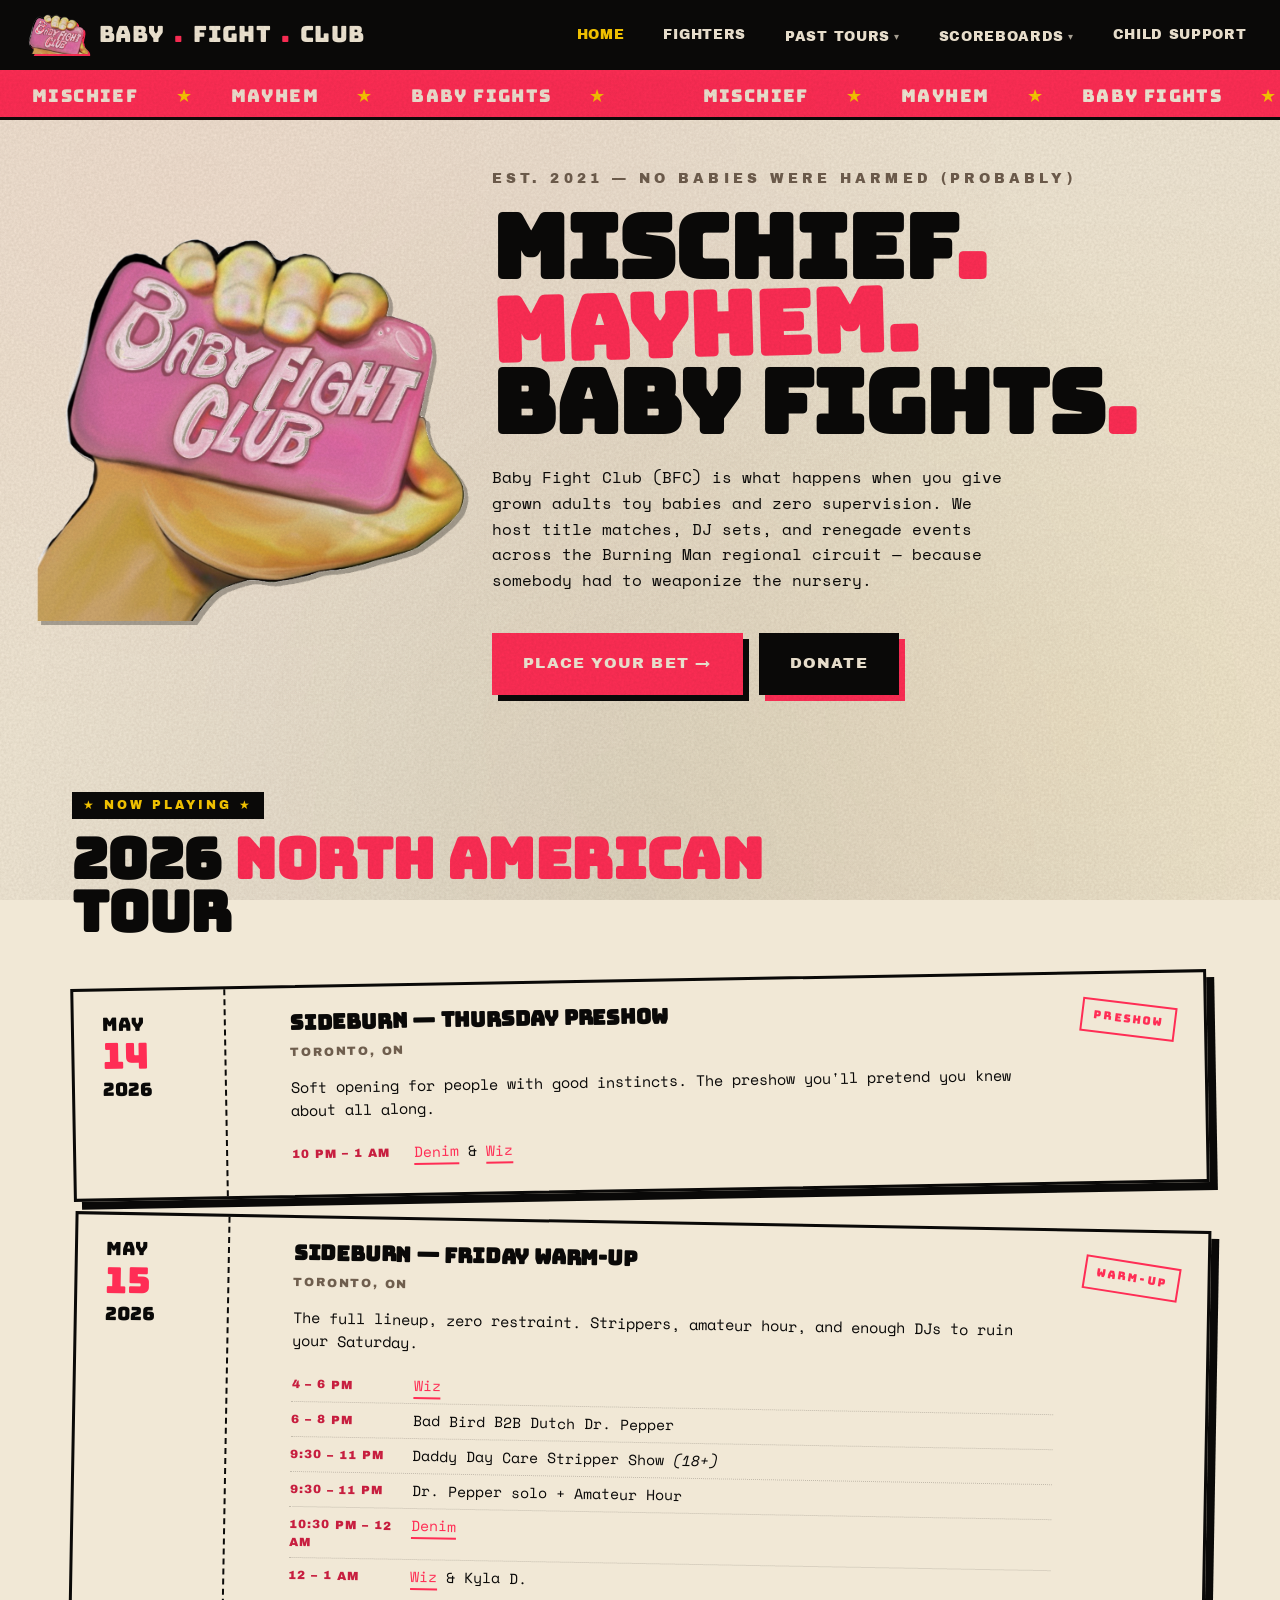
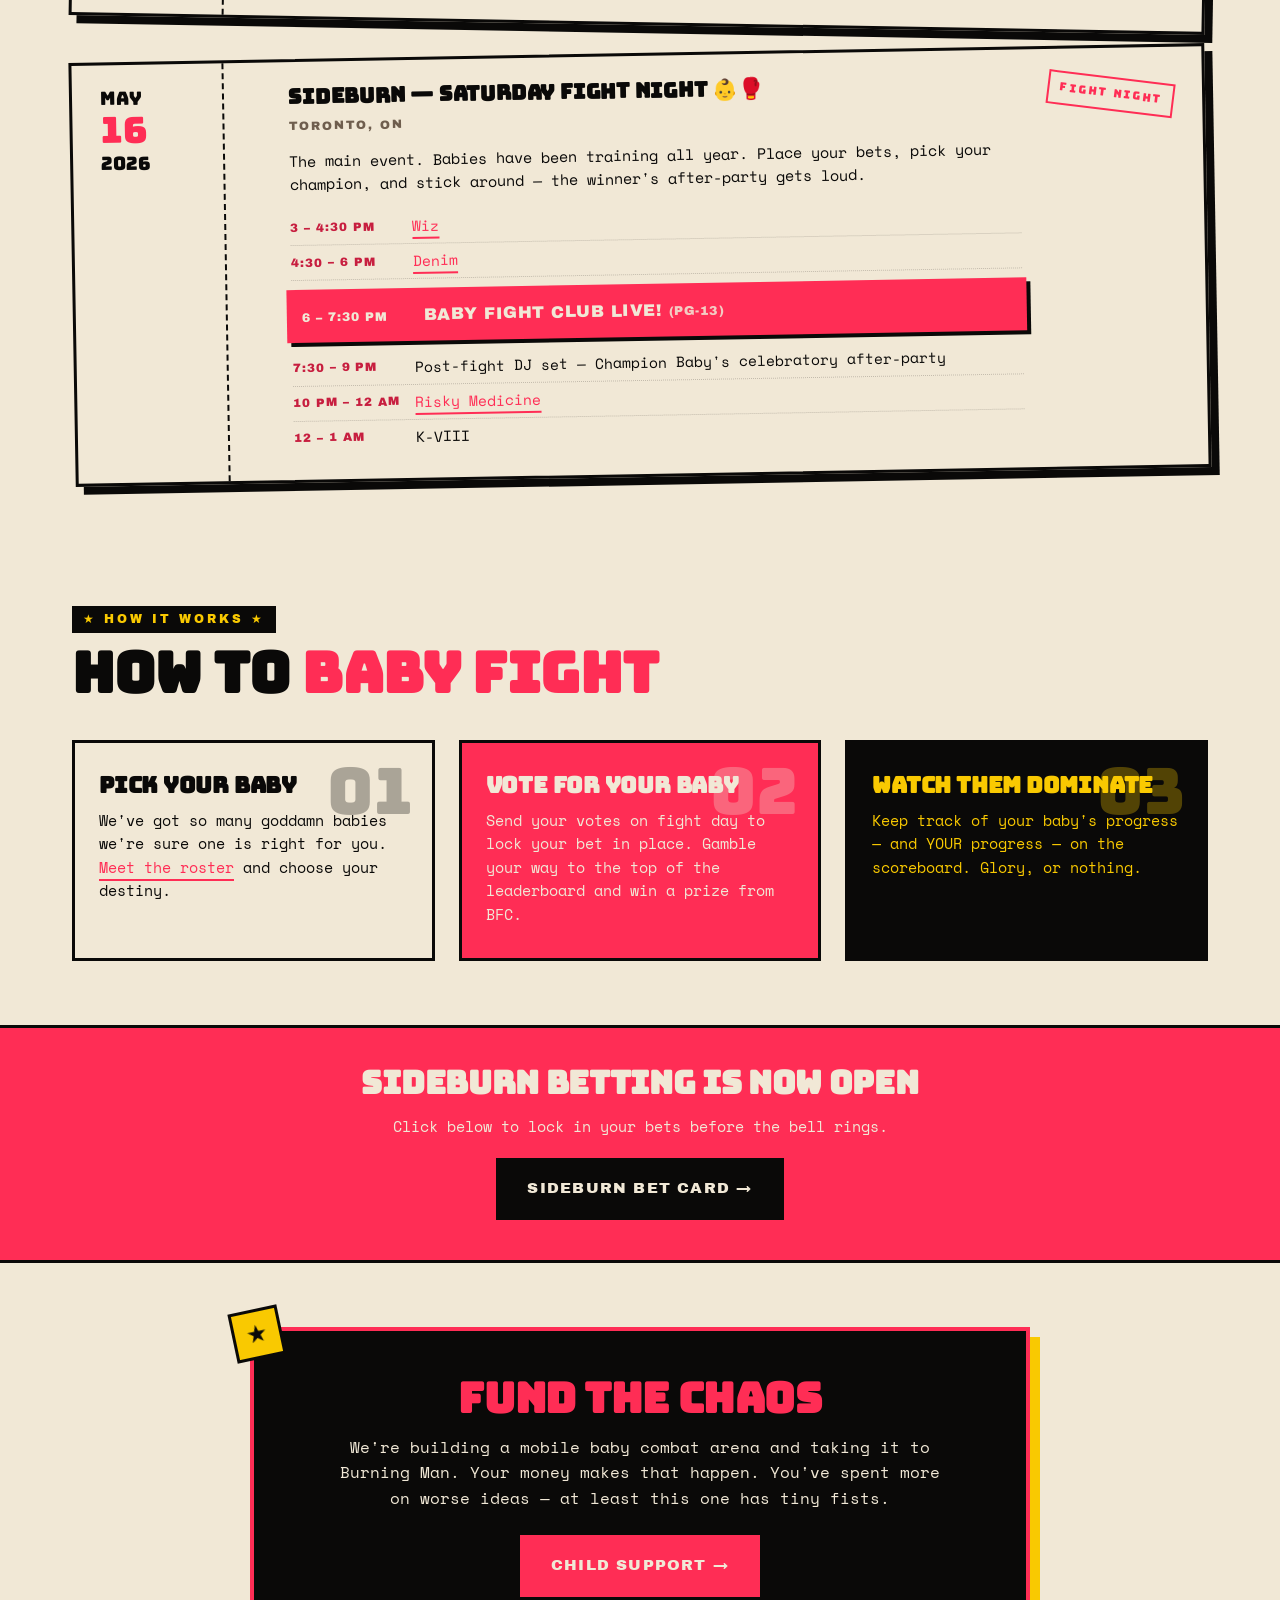
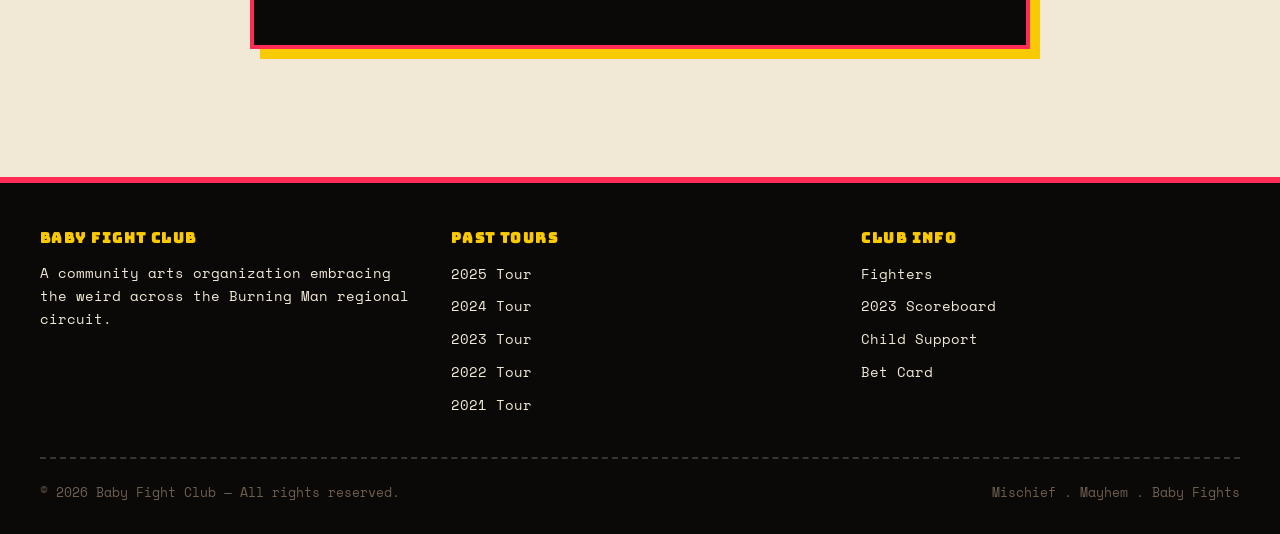
<file: index.html>
<!DOCTYPE html>
<html lang="en">
<head>
<meta charset="UTF-8">
<meta name="viewport" content="width=device-width, initial-scale=1.0">
<title>Baby Fight Club — Mischief. Mayhem. Baby Fights.</title>
<meta name="description" content="Baby Fight Club is a community arts organization bringing mischief, mayhem, and baby fights to Burning Man regional events across North America.">
<meta property="og:title" content="Baby Fight Club">
<meta property="og:description" content="Mischief. Mayhem. Baby Fights.">
<meta property="og:type" content="website">
<link rel="stylesheet" href="style.css?v=7">
<link rel="icon" type="image/png" href="favicon.png">
</head>
<body>

<header class="nav">
  <a href="index.html" class="brand"><img src="images/logo-mark.png" alt="" class="brand-mark">Baby<span class="dot">.</span>Fight<span class="dot">.</span>Club</a>
  <button class="hamburger" aria-label="Menu"><span></span><span></span><span></span></button>
  <div class="nav-overlay"></div>
  <nav aria-label="Main">
    <a href="index.html" class="active">Home</a>
    <a href="fighters.html">Fighters</a>
    <div class="nav-dropdown">
      <a href="#" aria-haspopup="true">Past Tours</a>
      <div class="dd-menu">
        <a href="2025-tour.html">2025 Tour</a>
        <a href="2024-tour.html">2024 Tour</a>
        <a href="2023-tour.html">2023 Tour</a>
        <a href="2022-tour.html">2022 Tour</a>
        <a href="2021-tour.html">2021 Tour</a>
      </div>
    </div>
    <div class="nav-dropdown">
      <a href="#" aria-haspopup="true">Scoreboards</a>
      <div class="dd-menu">
        <a href="2023-scoreboard.html">2023 Scoreboard</a>
      </div>
    </div>
    <a href="child-support.html">Child Support</a>
  </nav>
</header>

<div class="marquee" aria-hidden="true">
  <div class="marquee-track">
    <span>MISCHIEF <span class="star">★</span> MAYHEM <span class="star">★</span> BABY FIGHTS <span class="star">★</span></span>
    <span>MISCHIEF <span class="star">★</span> MAYHEM <span class="star">★</span> BABY FIGHTS <span class="star">★</span></span>
    <span>MISCHIEF <span class="star">★</span> MAYHEM <span class="star">★</span> BABY FIGHTS <span class="star">★</span></span>
    <span>MISCHIEF <span class="star">★</span> MAYHEM <span class="star">★</span> BABY FIGHTS <span class="star">★</span></span>
  </div>
</div>

<section class="hero">
  <div class="hero-grid">
    <div class="hero-logo">
      <img src="images/logo.png" alt="Baby Fight Club — a cartoon baby fist wearing a pink boxing glove">
    </div>
    <div class="hero-text">
      <div class="kicker">Est. 2021 — No Babies Were Harmed (Probably)</div>
      <h1>
        <span class="line1">Mischief<span class="dot">.</span></span>
        <span class="line2">Mayhem<span class="dot">.</span></span>
        <span class="line3">Baby Fights<span class="dot">.</span></span>
      </h1>
      <p class="subtitle">
        Baby Fight Club (BFC) is what happens when you give grown adults
        toy babies and zero supervision. We host title matches, DJ sets, and
        renegade events across the Burning Man regional circuit — because
        somebody had to weaponize the nursery.
      </p>
      <div class="btn-row">
        <a class="btn btn-hot" href="bet-card.html">Place Your Bet →</a>
        <a class="btn" href="child-support.html">Donate</a>
      </div>
    </div>
  </div>
</section>

<section class="section" id="tour">
  <div class="section-head">
    <div class="tag">★ Now Playing ★</div>
    <h2>2026 <span class="accent">North American</span> Tour</h2>
  </div>

  <div class="events">

    <article class="event tilt-left">
      <div class="date">May<span class="dd">14</span>2026</div>
      <div class="body">
        <h3>SideBurn — Thursday Preshow</h3>
        <div class="venue">Toronto, ON</div>
        <div class="detail">
          Soft opening for people with good instincts. The preshow you'll pretend you knew about all along.
        </div>
        <div class="schedule">
          <div class="slot"><span class="time">10 PM – 1 AM</span><span><a href="https://www.instagram.com/cammatthewmusicandart" target="_blank" rel="noopener">Denim</a> &amp; <a href="https://www.instagram.com/the_official_wiz" target="_blank" rel="noopener">Wiz</a></span></div>
        </div>
      </div>
      <div class="stamp">Preshow</div>
    </article>

    <article class="event tilt-right">
      <div class="date">May<span class="dd">15</span>2026</div>
      <div class="body">
        <h3>SideBurn — Friday Warm-Up</h3>
        <div class="venue">Toronto, ON</div>
        <div class="detail">
          The full lineup, zero restraint. Strippers, amateur hour, and enough DJs to ruin your Saturday.
        </div>
        <div class="schedule">
          <div class="slot"><span class="time">4 – 6 PM</span><span><a href="https://www.instagram.com/the_official_wiz" target="_blank" rel="noopener">Wiz</a></span></div>
          <div class="slot"><span class="time">6 – 8 PM</span><span>Bad Bird B2B Dutch Dr. Pepper</span></div>
          <div class="slot"><span class="time">9:30 – 11 PM</span><span>Daddy Day Care Stripper Show <em>(18+)</em></span></div>
          <div class="slot"><span class="time">9:30 – 11 PM</span><span>Dr. Pepper solo + Amateur Hour</span></div>
          <div class="slot"><span class="time">10:30 PM – 12 AM</span><span><a href="https://www.instagram.com/cammatthewmusicandart" target="_blank" rel="noopener">Denim</a></span></div>
          <div class="slot"><span class="time">12 – 1 AM</span><span><a href="https://www.instagram.com/the_official_wiz" target="_blank" rel="noopener">Wiz</a> &amp; Kyla D.</span></div>
        </div>
      </div>
      <div class="stamp">Warm-Up</div>
    </article>

    <article class="event tilt-left" data-event="SideBurn 2026" data-date="2026-05-16">
      <div class="date">May<span class="dd">16</span>2026</div>
      <div class="body">
        <h3>SideBurn — Saturday Fight Night 👶🥊</h3>
        <div class="venue">Toronto, ON</div>
        <div class="detail">
          The main event. Babies have been training all year. Place your bets, pick your champion, and stick around — the winner's after-party gets loud.
        </div>
        <div class="schedule">
          <div class="slot"><span class="time">3 – 4:30 PM</span><span><a href="https://www.instagram.com/the_official_wiz" target="_blank" rel="noopener">Wiz</a></span></div>
          <div class="slot"><span class="time">4:30 – 6 PM</span><span><a href="https://www.instagram.com/cammatthewmusicandart" target="_blank" rel="noopener">Denim</a></span></div>
          <div class="slot headline"><span class="time">6 – 7:30 PM</span><span>Baby Fight Club LIVE! <em>(PG-13)</em></span></div>
          <div class="slot"><span class="time">7:30 – 9 PM</span><span>Post-fight DJ set — Champion Baby's celebratory after-party</span></div>
          <div class="slot"><span class="time">10 PM – 12 AM</span><span><a href="https://www.instagram.com/riskymedicine" target="_blank" rel="noopener">Risky Medicine</a></span></div>
          <div class="slot"><span class="time">12 – 1 AM</span><span>K-VIII</span></div>
        </div>
      </div>
      <div class="stamp">Fight Night</div>
    </article>

  </div>
</section>

<section class="section" id="how">
  <div class="section-head">
    <div class="tag">★ How It Works ★</div>
    <h2>How to <span class="accent">Baby Fight</span></h2>
  </div>

  <div class="how">
    <div class="how-step">
      <div class="num">01</div>
      <h3>Pick Your Baby</h3>
      <p>We've got so many goddamn babies we're sure one is right for you. <a href="fighters.html">Meet the roster</a> and choose your destiny.</p>
    </div>
    <div class="how-step">
      <div class="num">02</div>
      <h3>Vote For Your Baby</h3>
      <p>Send your votes on fight day to lock your bet in place. Gamble your way to the top of the leaderboard and win a prize from BFC.</p>
    </div>
    <div class="how-step">
      <div class="num">03</div>
      <h3>Watch Them Dominate</h3>
      <p>Keep track of your baby's progress — and YOUR progress — on the scoreboard. Glory, or nothing.</p>
    </div>
  </div>
</section>

<div class="cta-block">
  <h3>Sideburn Betting Is Now Open</h3>
  <p>Click below to lock in your bets before the bell rings.</p>
  <a class="btn" href="bet-card.html">Sideburn Bet Card →</a>
</div>

<section class="section">
  <div class="donate-panel">
    <h2>Fund the Chaos</h2>
    <p>
      We're building a mobile baby combat arena and taking it to
      Burning Man. Your money makes that happen. You've spent more
      on worse ideas — at least this one has tiny fists.
    </p>
    <a class="btn btn-hot" href="child-support.html">Child Support →</a>
  </div>
</section>

<footer class="foot">
  <div class="foot-grid">
    <div>
      <h4>Baby Fight Club</h4>
      <p style="font-family: var(--body); font-size: 0.9rem; line-height: 1.6;">
        A community arts organization embracing the weird across the Burning Man regional circuit.
      </p>
    </div>
    <div>
      <h4>Past Tours</h4>
      <ul>
        <li><a href="2025-tour.html">2025 Tour</a></li>
        <li><a href="2024-tour.html">2024 Tour</a></li>
        <li><a href="2023-tour.html">2023 Tour</a></li>
        <li><a href="2022-tour.html">2022 Tour</a></li>
        <li><a href="2021-tour.html">2021 Tour</a></li>
      </ul>
    </div>
    <div>
      <h4>Club Info</h4>
      <ul>
        <li><a href="fighters.html">Fighters</a></li>
        <li><a href="2023-scoreboard.html">2023 Scoreboard</a></li>
        <li><a href="child-support.html">Child Support</a></li>
        <li><a href="bet-card.html">Bet Card</a></li>
      </ul>
    </div>
  </div>
  <div class="copyright">
    <div>© 2026 Baby Fight Club — All rights reserved.</div>
    <div>Mischief . Mayhem . Baby Fights</div>
  </div>
</footer>

<script>
(function(){
  var btn=document.querySelector('.hamburger'),
      nav=document.querySelector('header.nav nav'),
      overlay=document.querySelector('.nav-overlay');
  function toggle(){btn.classList.toggle('open');nav.classList.toggle('open');overlay.classList.toggle('open');}
  btn.addEventListener('click',toggle);
  overlay.addEventListener('click',toggle);
  document.querySelectorAll('.nav-dropdown > a').forEach(function(a){
    a.addEventListener('click',function(e){e.preventDefault();this.parentElement.classList.toggle('open');});
  });
})();
</script>
</body>
</html>
</file>
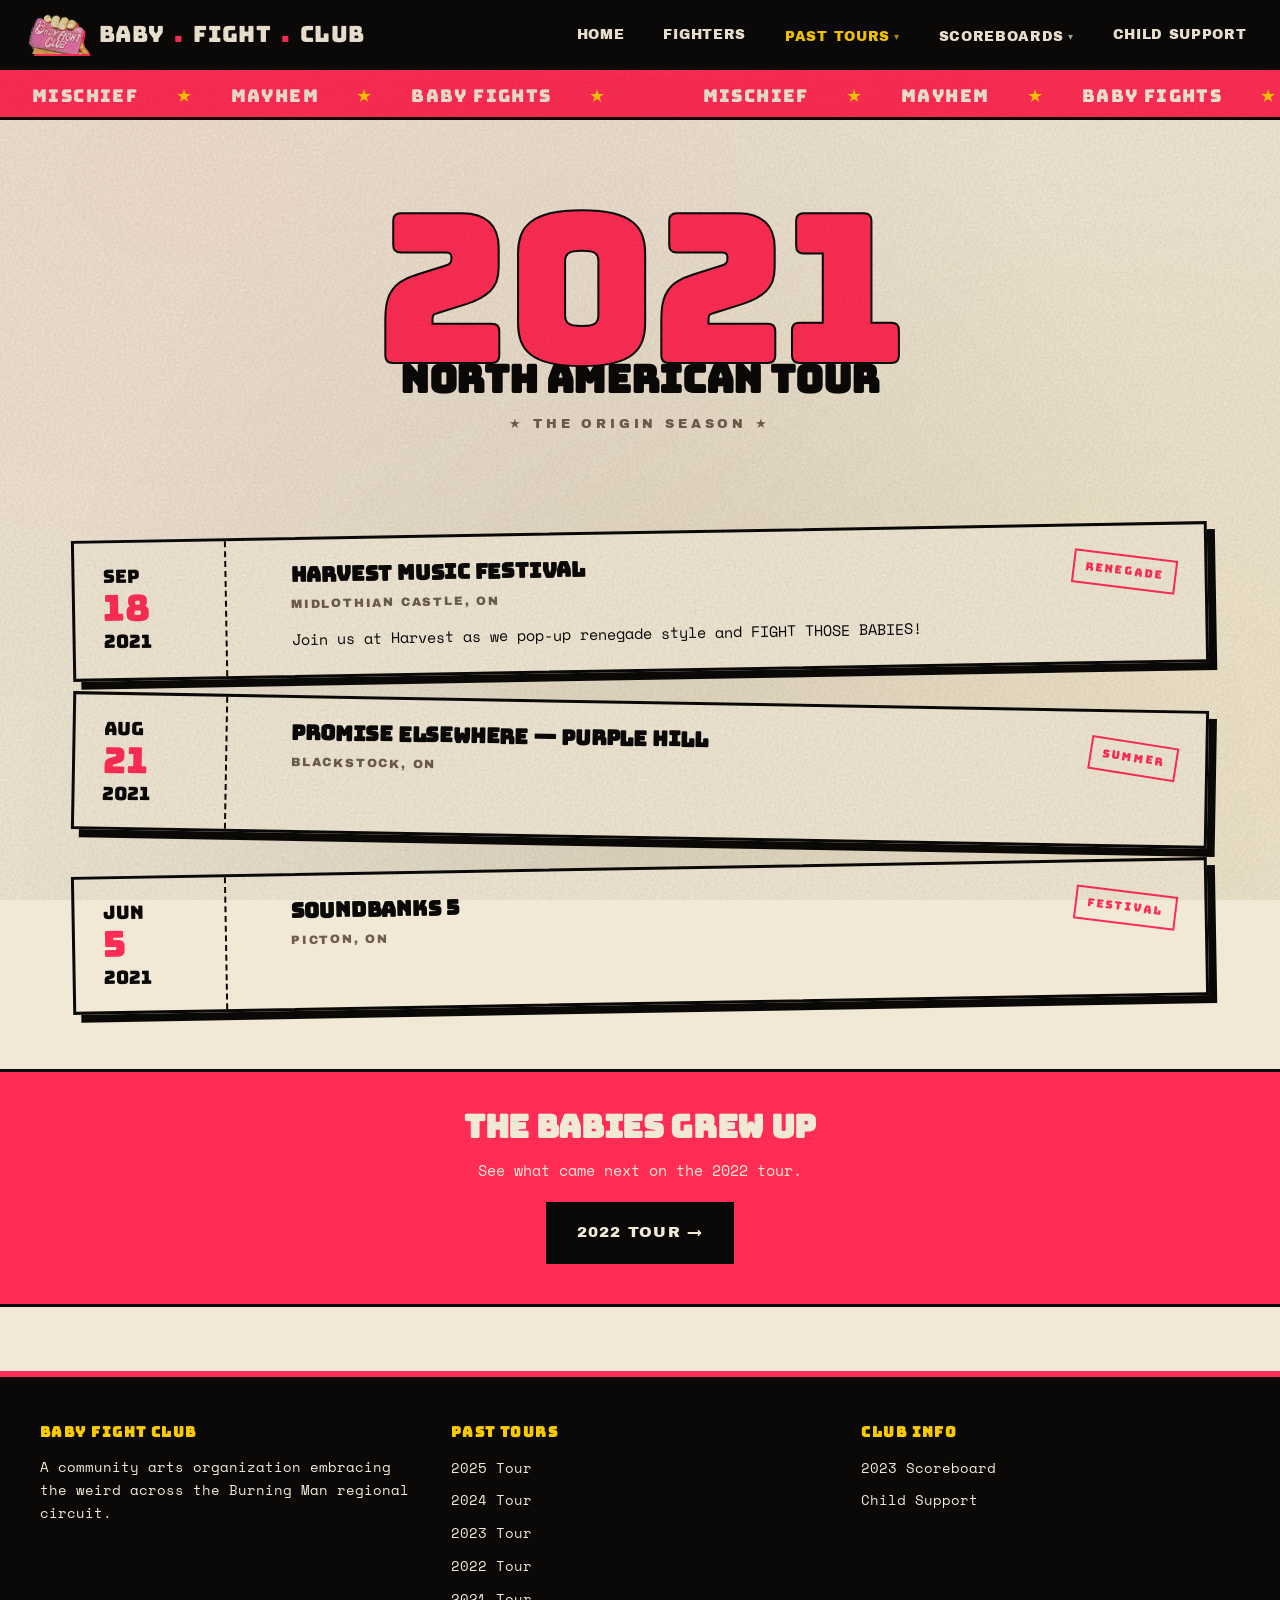
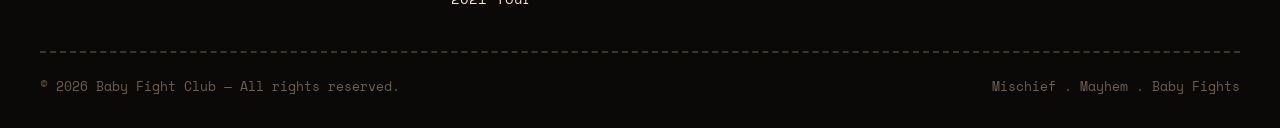
<file: 2021-tour.html>
<!DOCTYPE html>
<html lang="en">
<head>
<meta charset="UTF-8">
<meta name="viewport" content="width=device-width, initial-scale=1.0">
<title>2021 Tour — Baby Fight Club</title>
<link rel="stylesheet" href="style.css?v=7">
<link rel="icon" type="image/png" href="favicon.png">
</head>
<body>

<header class="nav">
  <a href="index.html" class="brand"><img src="images/logo-mark.png" alt="" class="brand-mark">Baby<span class="dot">.</span>Fight<span class="dot">.</span>Club</a>
  <button class="hamburger" aria-label="Menu"><span></span><span></span><span></span></button>
  <div class="nav-overlay"></div>
  <nav aria-label="Main">
    <a href="index.html">Home</a>
    <a href="fighters.html">Fighters</a>
    <div class="nav-dropdown">
      <a href="#" class="active" aria-haspopup="true">Past Tours</a>
      <div class="dd-menu">
        <a href="2025-tour.html">2025 Tour</a>
        <a href="2024-tour.html">2024 Tour</a>
        <a href="2023-tour.html">2023 Tour</a>
        <a href="2022-tour.html">2022 Tour</a>
        <a href="2021-tour.html">2021 Tour</a>
      </div>
    </div>
    <div class="nav-dropdown">
      <a href="#" aria-haspopup="true">Scoreboards</a>
      <div class="dd-menu">
        <a href="2023-scoreboard.html">2023 Scoreboard</a>
      </div>
    </div>
    <a href="child-support.html">Child Support</a>
  </nav>
</header>

<div class="marquee" aria-hidden="true">
  <div class="marquee-track">
    <span>MISCHIEF <span class="star">★</span> MAYHEM <span class="star">★</span> BABY FIGHTS <span class="star">★</span></span>
    <span>MISCHIEF <span class="star">★</span> MAYHEM <span class="star">★</span> BABY FIGHTS <span class="star">★</span></span>
    <span>MISCHIEF <span class="star">★</span> MAYHEM <span class="star">★</span> BABY FIGHTS <span class="star">★</span></span>
    <span>MISCHIEF <span class="star">★</span> MAYHEM <span class="star">★</span> BABY FIGHTS <span class="star">★</span></span>
  </div>
</div>

<section class="page-head">
  <div class="year">2021</div>
  <h1>North American Tour</h1>
  <div class="sub">★ The Origin Season ★</div>
</section>

<section class="section">
  <div class="events">

    <article class="event tilt-left">
      <div class="date">Sep<span class="dd">18</span>2021</div>
      <div class="body">
        <h3>Harvest Music Festival</h3>
        <div class="venue">Midlothian Castle, ON</div>
        <div class="detail">
          Join us at Harvest as we pop-up renegade style and FIGHT THOSE BABIES!
        </div>
      </div>
      <div class="stamp">Renegade</div>
    </article>

    <article class="event tilt-right">
      <div class="date">Aug<span class="dd">21</span>2021</div>
      <div class="body">
        <h3>Promise Elsewhere — Purple Hill</h3>
        <div class="venue">Blackstock, ON</div>
      </div>
      <div class="stamp">Summer</div>
    </article>

    <article class="event tilt-left">
      <div class="date">Jun<span class="dd">5</span>2021</div>
      <div class="body">
        <h3>SoundBanks 5</h3>
        <div class="venue">Picton, ON</div>
      </div>
      <div class="stamp">Festival</div>
    </article>

  </div>
</section>

<div class="cta-block">
  <h3>The babies grew up</h3>
  <p>See what came next on the 2022 tour.</p>
  <a class="btn" href="2022-tour.html">2022 Tour →</a>
</div>

<footer class="foot">
  <div class="foot-grid">
    <div>
      <h4>Baby Fight Club</h4>
      <p style="font-family: var(--body); font-size: 0.9rem; line-height: 1.6;">
        A community arts organization embracing the weird across the Burning Man regional circuit.
      </p>
    </div>
    <div>
      <h4>Past Tours</h4>
      <ul>
        <li><a href="2025-tour.html">2025 Tour</a></li>
        <li><a href="2024-tour.html">2024 Tour</a></li>
        <li><a href="2023-tour.html">2023 Tour</a></li>
        <li><a href="2022-tour.html">2022 Tour</a></li>
        <li><a href="2021-tour.html">2021 Tour</a></li>
      </ul>
    </div>
    <div>
      <h4>Club Info</h4>
      <ul>
        <li><a href="2023-scoreboard.html">2023 Scoreboard</a></li>
        <li><a href="child-support.html">Child Support</a></li>
      </ul>
    </div>
  </div>
  <div class="copyright">
    <div>© 2026 Baby Fight Club — All rights reserved.</div>
    <div>Mischief . Mayhem . Baby Fights</div>
  </div>
</footer>

<script>
(function(){
  var btn=document.querySelector('.hamburger'),
      nav=document.querySelector('header.nav nav'),
      overlay=document.querySelector('.nav-overlay');
  function toggle(){btn.classList.toggle('open');nav.classList.toggle('open');overlay.classList.toggle('open');}
  btn.addEventListener('click',toggle);
  overlay.addEventListener('click',toggle);
  document.querySelectorAll('.nav-dropdown > a').forEach(function(a){
    a.addEventListener('click',function(e){e.preventDefault();this.parentElement.classList.toggle('open');});
  });
})();
</script>
</body>
</html>
</file>
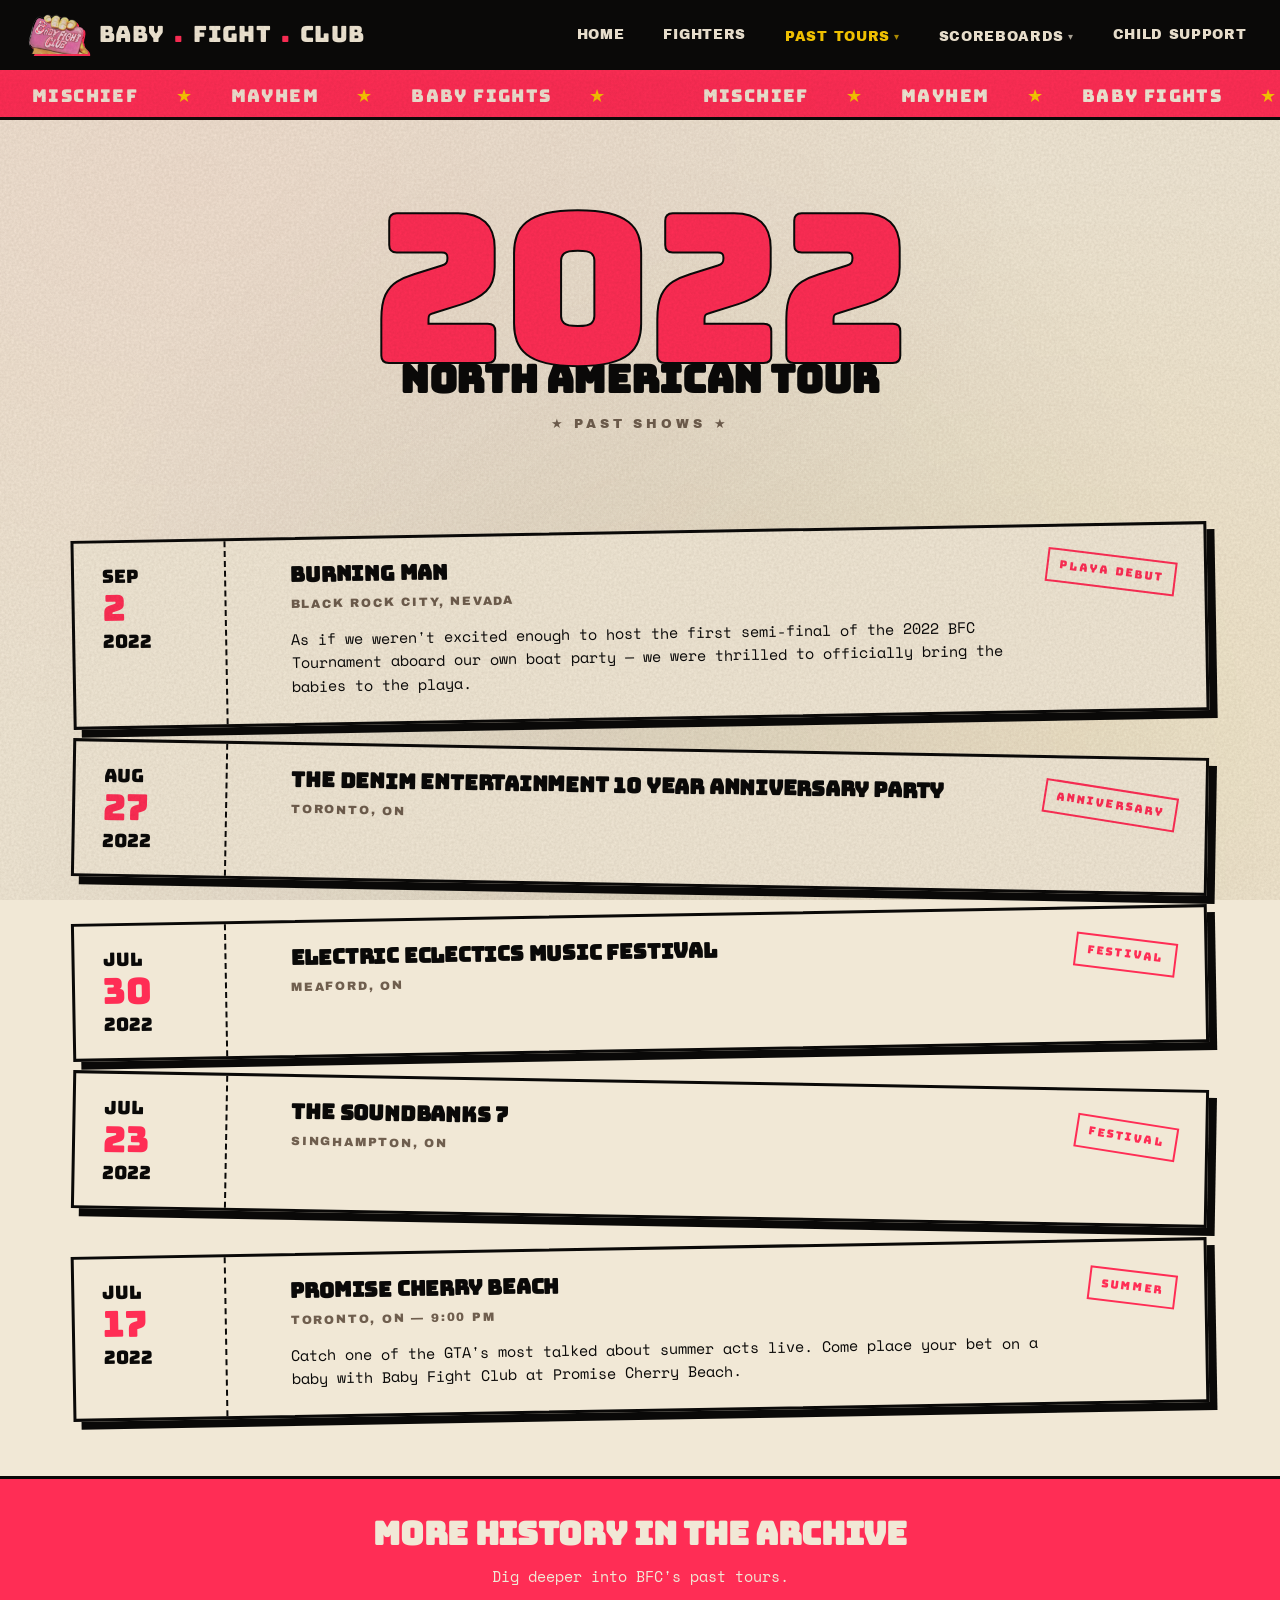
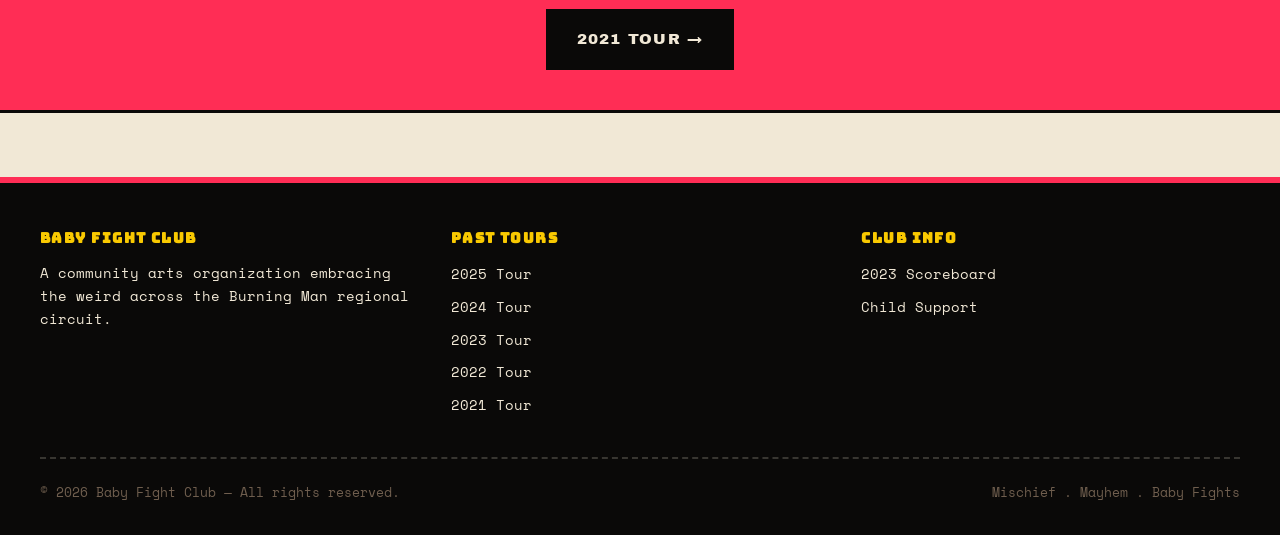
<file: 2022-tour.html>
<!DOCTYPE html>
<html lang="en">
<head>
<meta charset="UTF-8">
<meta name="viewport" content="width=device-width, initial-scale=1.0">
<title>2022 Tour — Baby Fight Club</title>
<link rel="stylesheet" href="style.css?v=7">
<link rel="icon" type="image/png" href="favicon.png">
</head>
<body>

<header class="nav">
  <a href="index.html" class="brand"><img src="images/logo-mark.png" alt="" class="brand-mark">Baby<span class="dot">.</span>Fight<span class="dot">.</span>Club</a>
  <button class="hamburger" aria-label="Menu"><span></span><span></span><span></span></button>
  <div class="nav-overlay"></div>
  <nav aria-label="Main">
    <a href="index.html">Home</a>
    <a href="fighters.html">Fighters</a>
    <div class="nav-dropdown">
      <a href="#" class="active" aria-haspopup="true">Past Tours</a>
      <div class="dd-menu">
        <a href="2025-tour.html">2025 Tour</a>
        <a href="2024-tour.html">2024 Tour</a>
        <a href="2023-tour.html">2023 Tour</a>
        <a href="2022-tour.html">2022 Tour</a>
        <a href="2021-tour.html">2021 Tour</a>
      </div>
    </div>
    <div class="nav-dropdown">
      <a href="#" aria-haspopup="true">Scoreboards</a>
      <div class="dd-menu">
        <a href="2023-scoreboard.html">2023 Scoreboard</a>
      </div>
    </div>
    <a href="child-support.html">Child Support</a>
  </nav>
</header>

<div class="marquee" aria-hidden="true">
  <div class="marquee-track">
    <span>MISCHIEF <span class="star">★</span> MAYHEM <span class="star">★</span> BABY FIGHTS <span class="star">★</span></span>
    <span>MISCHIEF <span class="star">★</span> MAYHEM <span class="star">★</span> BABY FIGHTS <span class="star">★</span></span>
    <span>MISCHIEF <span class="star">★</span> MAYHEM <span class="star">★</span> BABY FIGHTS <span class="star">★</span></span>
    <span>MISCHIEF <span class="star">★</span> MAYHEM <span class="star">★</span> BABY FIGHTS <span class="star">★</span></span>
  </div>
</div>

<section class="page-head">
  <div class="year">2022</div>
  <h1>North American Tour</h1>
  <div class="sub">★ Past Shows ★</div>
</section>

<section class="section">
  <div class="events">

    <article class="event tilt-left">
      <div class="date">Sep<span class="dd">2</span>2022</div>
      <div class="body">
        <h3>Burning Man</h3>
        <div class="venue">Black Rock City, Nevada</div>
        <div class="detail">
          As if we weren't excited enough to host the first semi-final of the 2022 BFC Tournament aboard our own boat party — we were thrilled to officially bring the babies to the playa.
        </div>
      </div>
      <div class="stamp">Playa Debut</div>
    </article>

    <article class="event tilt-right">
      <div class="date">Aug<span class="dd">27</span>2022</div>
      <div class="body">
        <h3>The Denim Entertainment 10 Year Anniversary Party</h3>
        <div class="venue">Toronto, ON</div>
      </div>
      <div class="stamp">Anniversary</div>
    </article>

    <article class="event tilt-left">
      <div class="date">Jul<span class="dd">30</span>2022</div>
      <div class="body">
        <h3>Electric Eclectics Music Festival</h3>
        <div class="venue">Meaford, ON</div>
      </div>
      <div class="stamp">Festival</div>
    </article>

    <article class="event tilt-right">
      <div class="date">Jul<span class="dd">23</span>2022</div>
      <div class="body">
        <h3>The SoundBanks 7</h3>
        <div class="venue">Singhampton, ON</div>
      </div>
      <div class="stamp">Festival</div>
    </article>

    <article class="event tilt-left">
      <div class="date">Jul<span class="dd">17</span>2022</div>
      <div class="body">
        <h3>Promise Cherry Beach</h3>
        <div class="venue">Toronto, ON — 9:00 PM</div>
        <div class="detail">
          Catch one of the GTA's most talked about summer acts live. Come place your bet on a baby with Baby Fight Club at Promise Cherry Beach.
        </div>
      </div>
      <div class="stamp">Summer</div>
    </article>

  </div>
</section>

<div class="cta-block">
  <h3>More history in the archive</h3>
  <p>Dig deeper into BFC's past tours.</p>
  <a class="btn" href="2021-tour.html">2021 Tour →</a>
</div>

<footer class="foot">
  <div class="foot-grid">
    <div>
      <h4>Baby Fight Club</h4>
      <p style="font-family: var(--body); font-size: 0.9rem; line-height: 1.6;">
        A community arts organization embracing the weird across the Burning Man regional circuit.
      </p>
    </div>
    <div>
      <h4>Past Tours</h4>
      <ul>
        <li><a href="2025-tour.html">2025 Tour</a></li>
        <li><a href="2024-tour.html">2024 Tour</a></li>
        <li><a href="2023-tour.html">2023 Tour</a></li>
        <li><a href="2022-tour.html">2022 Tour</a></li>
        <li><a href="2021-tour.html">2021 Tour</a></li>
      </ul>
    </div>
    <div>
      <h4>Club Info</h4>
      <ul>
        <li><a href="2023-scoreboard.html">2023 Scoreboard</a></li>
        <li><a href="child-support.html">Child Support</a></li>
      </ul>
    </div>
  </div>
  <div class="copyright">
    <div>© 2026 Baby Fight Club — All rights reserved.</div>
    <div>Mischief . Mayhem . Baby Fights</div>
  </div>
</footer>

<script>
(function(){
  var btn=document.querySelector('.hamburger'),
      nav=document.querySelector('header.nav nav'),
      overlay=document.querySelector('.nav-overlay');
  function toggle(){btn.classList.toggle('open');nav.classList.toggle('open');overlay.classList.toggle('open');}
  btn.addEventListener('click',toggle);
  overlay.addEventListener('click',toggle);
  document.querySelectorAll('.nav-dropdown > a').forEach(function(a){
    a.addEventListener('click',function(e){e.preventDefault();this.parentElement.classList.toggle('open');});
  });
})();
</script>
</body>
</html>
</file>
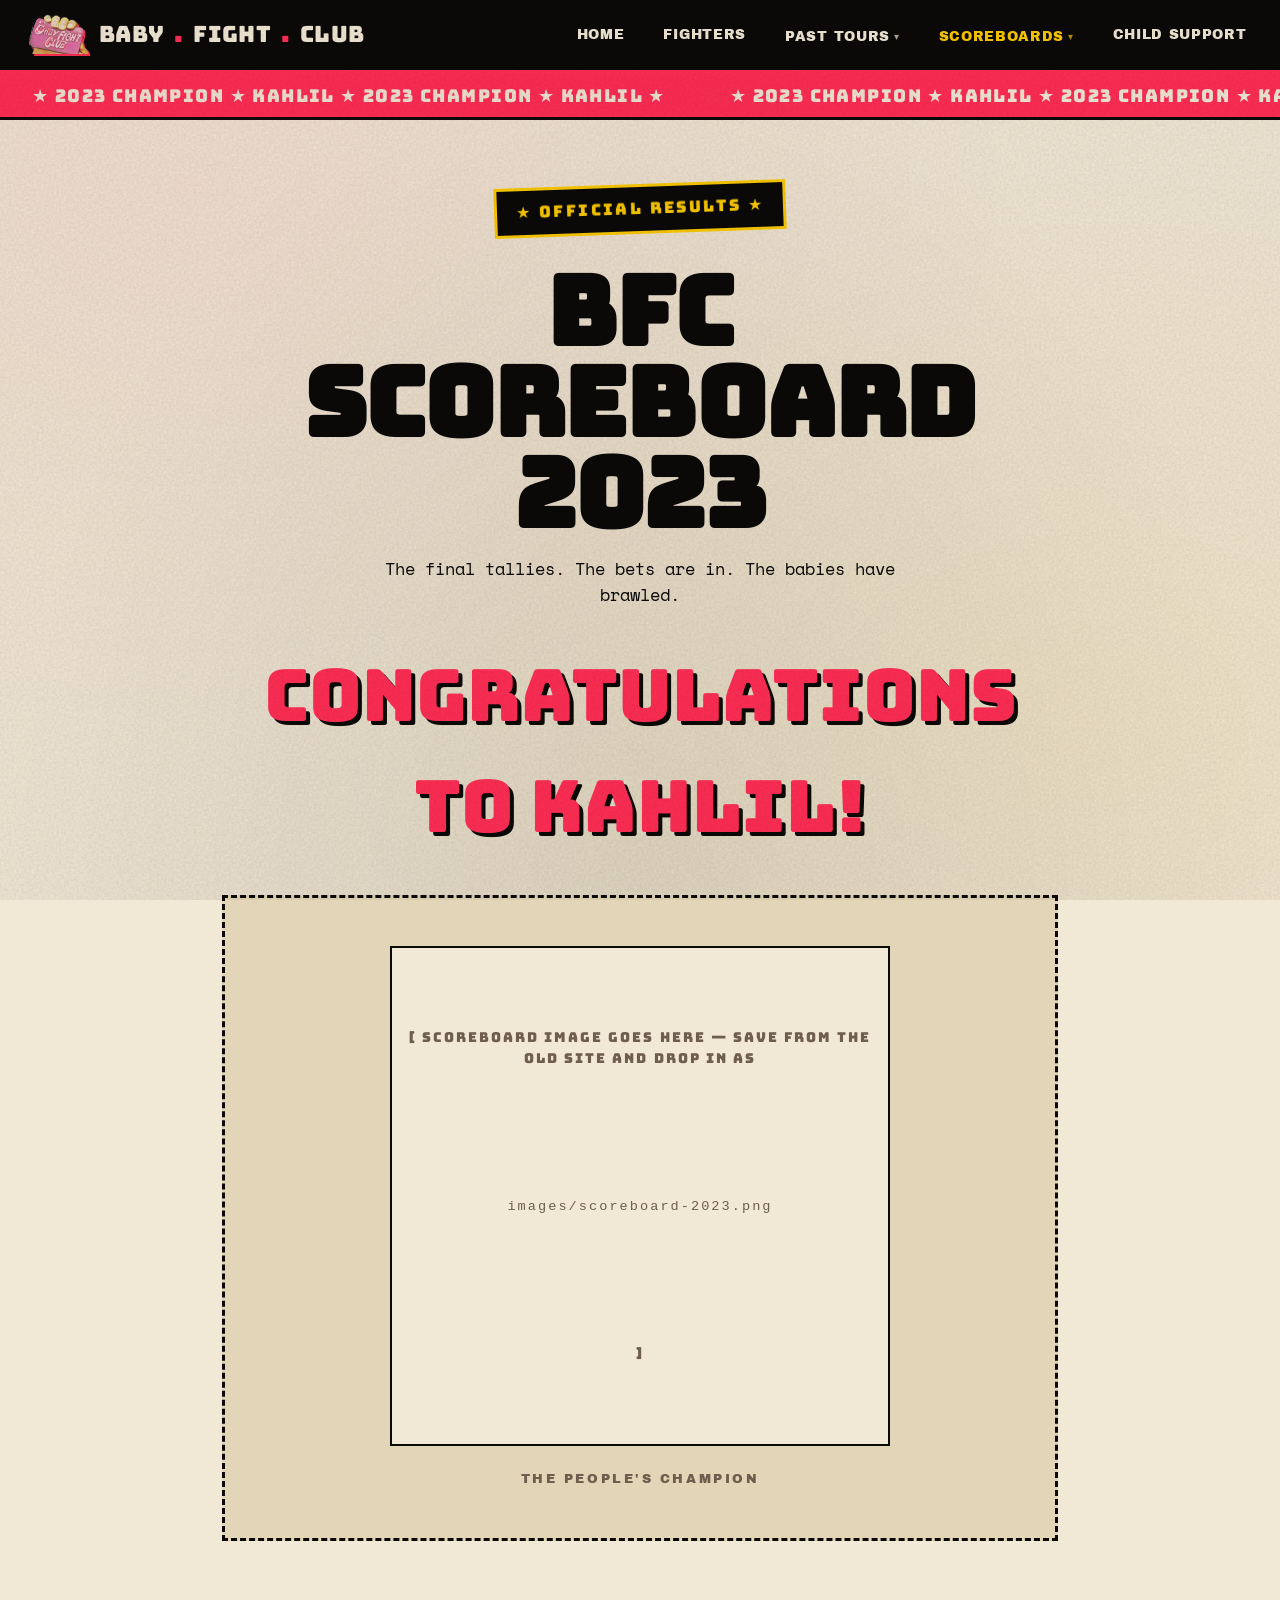
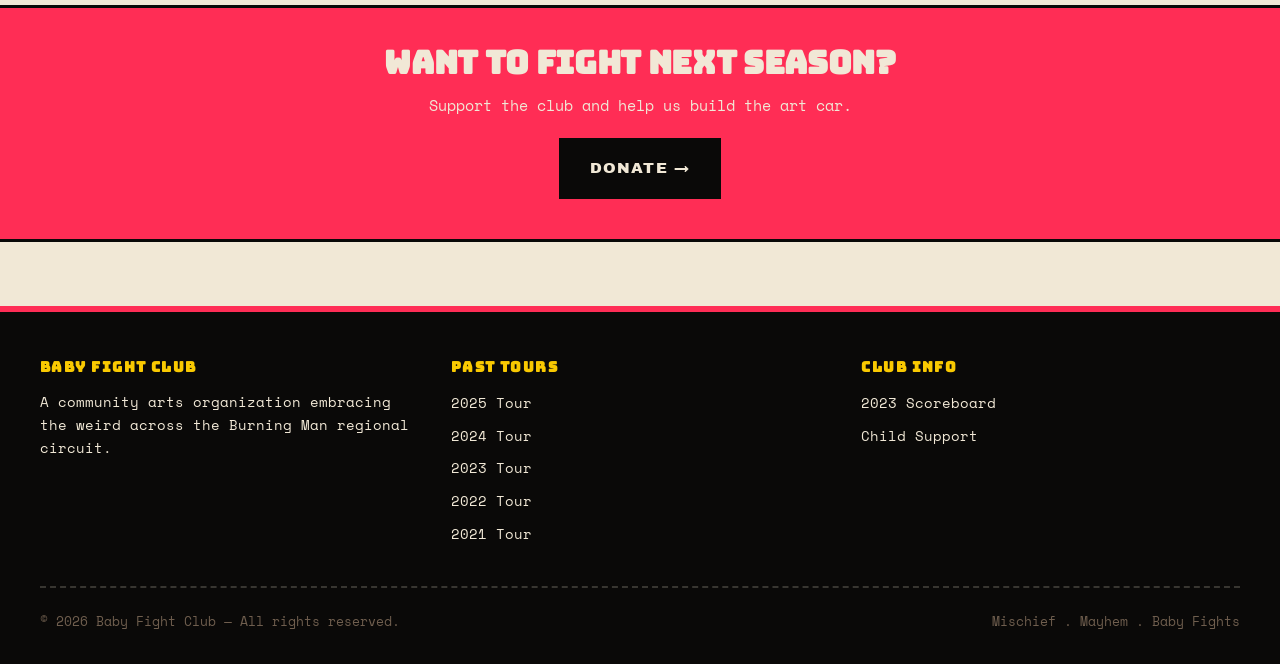
<file: 2023-scoreboard.html>
<!DOCTYPE html>
<html lang="en">
<head>
<meta charset="UTF-8">
<meta name="viewport" content="width=device-width, initial-scale=1.0">
<title>2023 Scoreboard — Baby Fight Club</title>
<link rel="stylesheet" href="style.css?v=7">
<link rel="icon" type="image/png" href="favicon.png">
</head>
<body>

<header class="nav">
  <a href="index.html" class="brand"><img src="images/logo-mark.png" alt="" class="brand-mark">Baby<span class="dot">.</span>Fight<span class="dot">.</span>Club</a>
  <button class="hamburger" aria-label="Menu"><span></span><span></span><span></span></button>
  <div class="nav-overlay"></div>
  <nav aria-label="Main">
    <a href="index.html">Home</a>
    <a href="fighters.html">Fighters</a>
    <div class="nav-dropdown">
      <a href="#" aria-haspopup="true">Past Tours</a>
      <div class="dd-menu">
        <a href="2025-tour.html">2025 Tour</a>
        <a href="2024-tour.html">2024 Tour</a>
        <a href="2023-tour.html">2023 Tour</a>
        <a href="2022-tour.html">2022 Tour</a>
        <a href="2021-tour.html">2021 Tour</a>
      </div>
    </div>
    <div class="nav-dropdown">
      <a href="#" class="active" aria-haspopup="true">Scoreboards</a>
      <div class="dd-menu">
        <a href="2023-scoreboard.html">2023 Scoreboard</a>
      </div>
    </div>
    <a href="child-support.html">Child Support</a>
  </nav>
</header>

<div class="marquee" aria-hidden="true">
  <div class="marquee-track">
    <span>★ 2023 CHAMPION ★ KAHLIL ★ 2023 CHAMPION ★ KAHLIL ★</span>
    <span>★ 2023 CHAMPION ★ KAHLIL ★ 2023 CHAMPION ★ KAHLIL ★</span>
    <span>★ 2023 CHAMPION ★ KAHLIL ★ 2023 CHAMPION ★ KAHLIL ★</span>
  </div>
</div>

<section class="scoreboard">
  <div class="champ">★ Official Results ★</div>
  <h1>BFC Scoreboard 2023</h1>
  <p style="max-width: 560px; margin: 1rem auto 0; font-size: 1.05rem;">
    The final tallies. The bets are in. The babies have brawled.
  </p>

  <div class="winner">Congratulations to Kahlil!</div>

  <div class="trophy">
    <div class="placeholder" id="scoreboard-image">
      [ SCOREBOARD IMAGE GOES HERE — save from the old site and drop in as <code>images/scoreboard-2023.png</code> ]
    </div>
    <p style="margin-top: 1.5rem; font-family: var(--heavy); font-size: 0.8rem; letter-spacing: 0.2em; text-transform: uppercase; color: var(--muted);">
      The People's Champion
    </p>
  </div>
</section>

<div class="cta-block">
  <h3>Want to fight next season?</h3>
  <p>Support the club and help us build the art car.</p>
  <a class="btn" href="child-support.html">Donate →</a>
</div>

<footer class="foot">
  <div class="foot-grid">
    <div>
      <h4>Baby Fight Club</h4>
      <p style="font-family: var(--body); font-size: 0.9rem; line-height: 1.6;">
        A community arts organization embracing the weird across the Burning Man regional circuit.
      </p>
    </div>
    <div>
      <h4>Past Tours</h4>
      <ul>
        <li><a href="2025-tour.html">2025 Tour</a></li>
        <li><a href="2024-tour.html">2024 Tour</a></li>
        <li><a href="2023-tour.html">2023 Tour</a></li>
        <li><a href="2022-tour.html">2022 Tour</a></li>
        <li><a href="2021-tour.html">2021 Tour</a></li>
      </ul>
    </div>
    <div>
      <h4>Club Info</h4>
      <ul>
        <li><a href="2023-scoreboard.html">2023 Scoreboard</a></li>
        <li><a href="child-support.html">Child Support</a></li>
      </ul>
    </div>
  </div>
  <div class="copyright">
    <div>© 2026 Baby Fight Club — All rights reserved.</div>
    <div>Mischief . Mayhem . Baby Fights</div>
  </div>
</footer>

<script>
(function(){
  var btn=document.querySelector('.hamburger'),
      nav=document.querySelector('header.nav nav'),
      overlay=document.querySelector('.nav-overlay');
  function toggle(){btn.classList.toggle('open');nav.classList.toggle('open');overlay.classList.toggle('open');}
  btn.addEventListener('click',toggle);
  overlay.addEventListener('click',toggle);
  document.querySelectorAll('.nav-dropdown > a').forEach(function(a){
    a.addEventListener('click',function(e){e.preventDefault();this.parentElement.classList.toggle('open');});
  });
})();
</script>
</body>
</html>
</file>
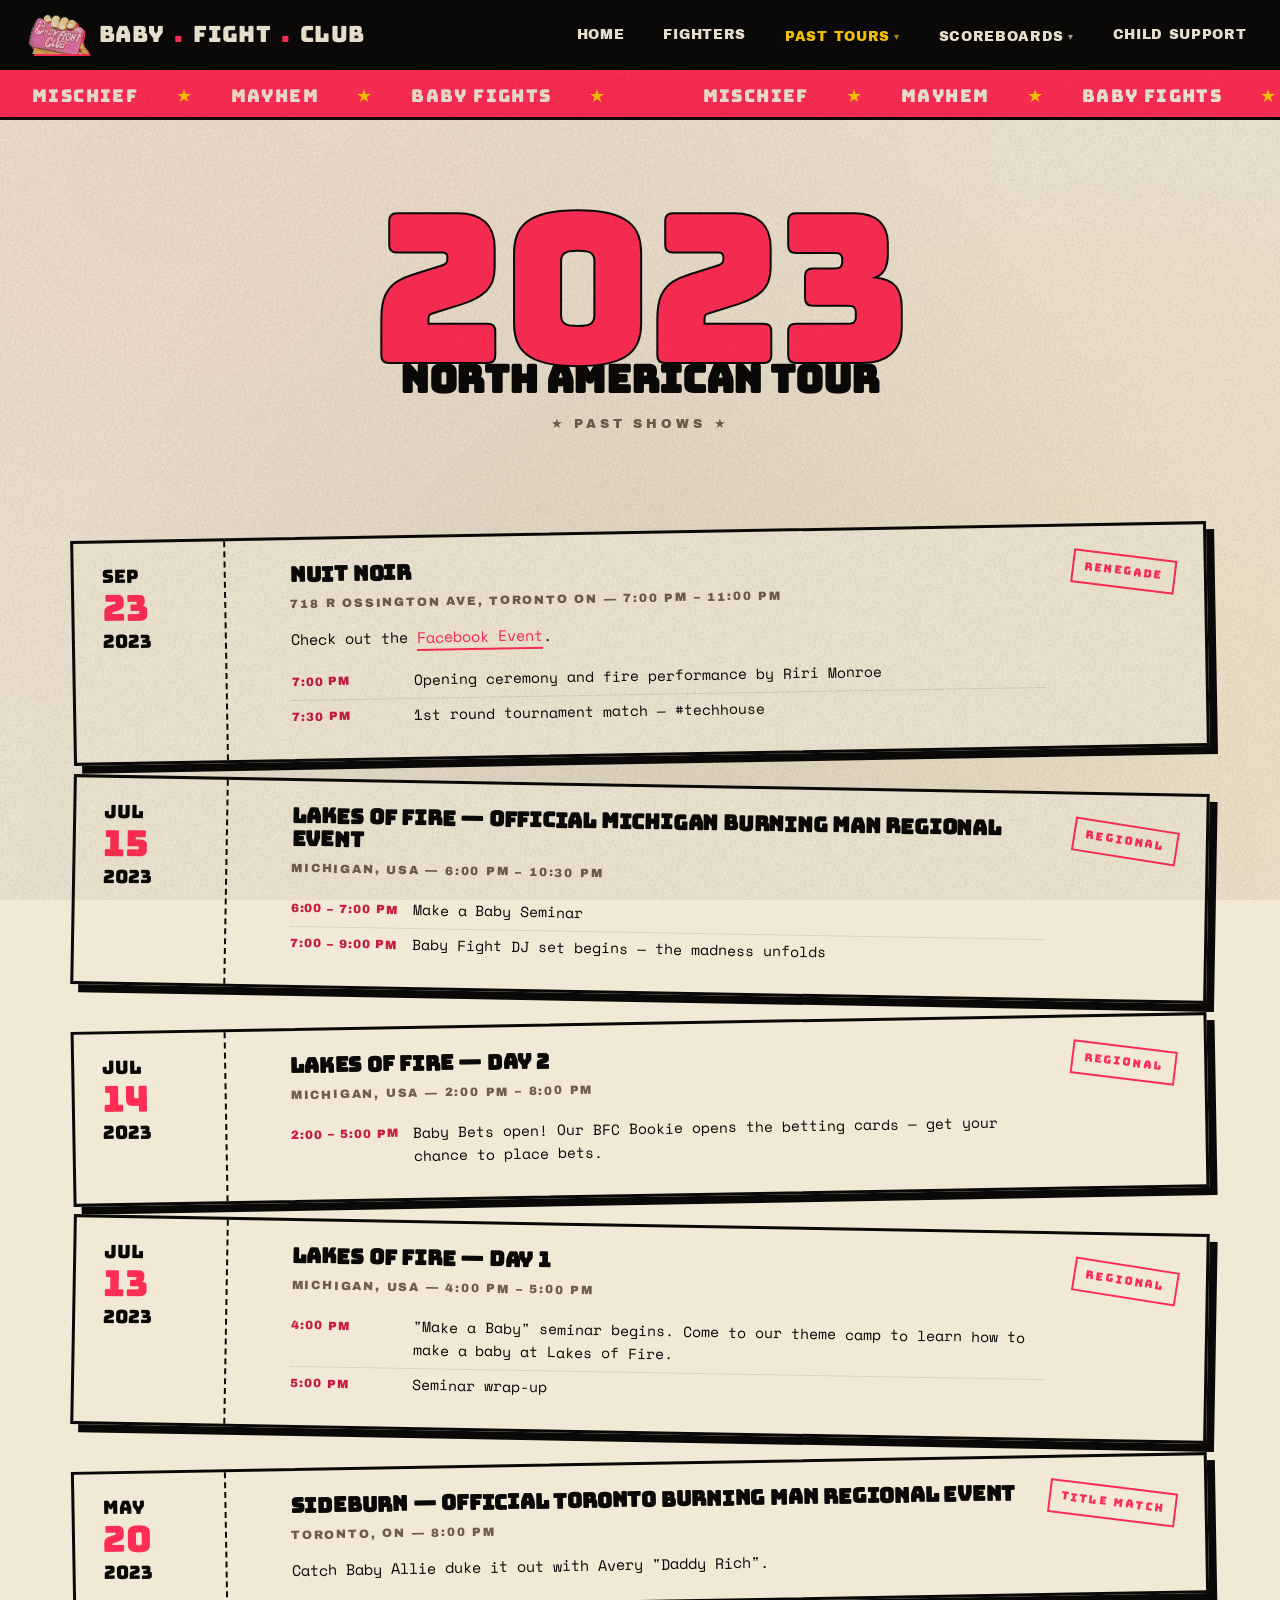
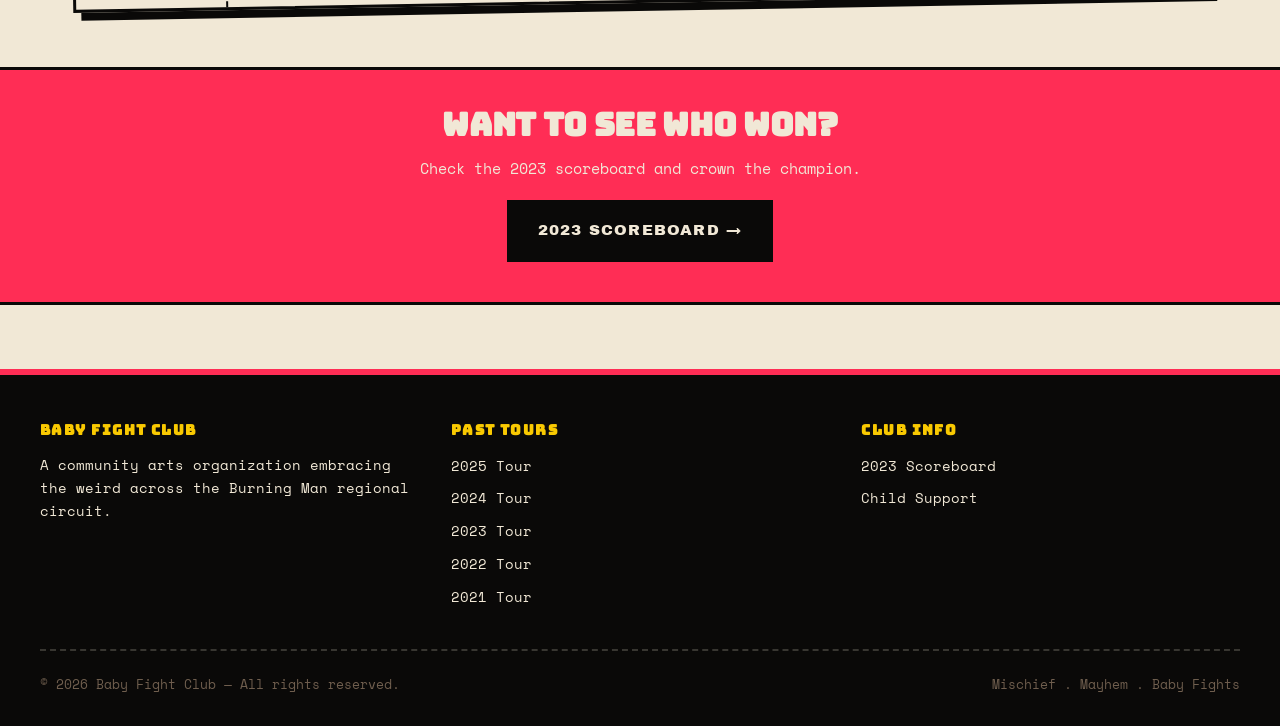
<file: 2023-tour.html>
<!DOCTYPE html>
<html lang="en">
<head>
<meta charset="UTF-8">
<meta name="viewport" content="width=device-width, initial-scale=1.0">
<title>2023 Tour — Baby Fight Club</title>
<link rel="stylesheet" href="style.css?v=7">
<link rel="icon" type="image/png" href="favicon.png">
</head>
<body>

<header class="nav">
  <a href="index.html" class="brand"><img src="images/logo-mark.png" alt="" class="brand-mark">Baby<span class="dot">.</span>Fight<span class="dot">.</span>Club</a>
  <button class="hamburger" aria-label="Menu"><span></span><span></span><span></span></button>
  <div class="nav-overlay"></div>
  <nav aria-label="Main">
    <a href="index.html">Home</a>
    <a href="fighters.html">Fighters</a>
    <div class="nav-dropdown">
      <a href="#" class="active" aria-haspopup="true">Past Tours</a>
      <div class="dd-menu">
        <a href="2025-tour.html">2025 Tour</a>
        <a href="2024-tour.html">2024 Tour</a>
        <a href="2023-tour.html">2023 Tour</a>
        <a href="2022-tour.html">2022 Tour</a>
        <a href="2021-tour.html">2021 Tour</a>
      </div>
    </div>
    <div class="nav-dropdown">
      <a href="#" aria-haspopup="true">Scoreboards</a>
      <div class="dd-menu">
        <a href="2023-scoreboard.html">2023 Scoreboard</a>
      </div>
    </div>
    <a href="child-support.html">Child Support</a>
  </nav>
</header>

<div class="marquee" aria-hidden="true">
  <div class="marquee-track">
    <span>MISCHIEF <span class="star">★</span> MAYHEM <span class="star">★</span> BABY FIGHTS <span class="star">★</span></span>
    <span>MISCHIEF <span class="star">★</span> MAYHEM <span class="star">★</span> BABY FIGHTS <span class="star">★</span></span>
    <span>MISCHIEF <span class="star">★</span> MAYHEM <span class="star">★</span> BABY FIGHTS <span class="star">★</span></span>
    <span>MISCHIEF <span class="star">★</span> MAYHEM <span class="star">★</span> BABY FIGHTS <span class="star">★</span></span>
  </div>
</div>

<section class="page-head">
  <div class="year">2023</div>
  <h1>North American Tour</h1>
  <div class="sub">★ Past Shows ★</div>
</section>

<section class="section">
  <div class="events">

    <article class="event tilt-left">
      <div class="date">Sep<span class="dd">23</span>2023</div>
      <div class="body">
        <h3>Nuit Noir</h3>
        <div class="venue">718 R Ossington Ave, Toronto ON — 7:00 PM – 11:00 PM</div>
        <div class="detail">
          Check out the <a href="https://facebook.com/events/s/nuit-noir-renegade-art-party/676112387712916/" target="_blank" rel="noopener">Facebook Event</a>.
        </div>
        <div class="schedule">
          <div class="slot"><span class="time">7:00 PM</span><span>Opening ceremony and fire performance by Riri Monroe</span></div>
          <div class="slot"><span class="time">7:30 PM</span><span>1st round tournament match — #techhouse</span></div>
        </div>
      </div>
      <div class="stamp">Renegade</div>
    </article>

    <article class="event tilt-right">
      <div class="date">Jul<span class="dd">15</span>2023</div>
      <div class="body">
        <h3>Lakes of Fire — Official Michigan Burning Man Regional Event</h3>
        <div class="venue">Michigan, USA — 6:00 PM – 10:30 PM</div>
        <div class="schedule">
          <div class="slot"><span class="time">6:00 – 7:00 PM</span><span>Make a Baby Seminar</span></div>
          <div class="slot"><span class="time">7:00 – 9:00 PM</span><span>Baby Fight DJ set begins — the madness unfolds</span></div>
        </div>
      </div>
      <div class="stamp">Regional</div>
    </article>

    <article class="event tilt-left">
      <div class="date">Jul<span class="dd">14</span>2023</div>
      <div class="body">
        <h3>Lakes of Fire — Day 2</h3>
        <div class="venue">Michigan, USA — 2:00 PM – 8:00 PM</div>
        <div class="schedule">
          <div class="slot"><span class="time">2:00 – 5:00 PM</span><span>Baby Bets open! Our BFC Bookie opens the betting cards — get your chance to place bets.</span></div>
        </div>
      </div>
      <div class="stamp">Regional</div>
    </article>

    <article class="event tilt-right">
      <div class="date">Jul<span class="dd">13</span>2023</div>
      <div class="body">
        <h3>Lakes of Fire — Day 1</h3>
        <div class="venue">Michigan, USA — 4:00 PM – 5:00 PM</div>
        <div class="schedule">
          <div class="slot"><span class="time">4:00 PM</span><span>"Make a Baby" seminar begins. Come to our theme camp to learn how to make a baby at Lakes of Fire.</span></div>
          <div class="slot"><span class="time">5:00 PM</span><span>Seminar wrap-up</span></div>
        </div>
      </div>
      <div class="stamp">Regional</div>
    </article>

    <article class="event tilt-left">
      <div class="date">May<span class="dd">20</span>2023</div>
      <div class="body">
        <h3>SideBurn — Official Toronto Burning Man Regional Event</h3>
        <div class="venue">Toronto, ON — 8:00 PM</div>
        <div class="detail">
          Catch Baby Allie duke it out with Avery "Daddy Rich".
        </div>
      </div>
      <div class="stamp">Title Match</div>
    </article>

  </div>
</section>

<div class="cta-block">
  <h3>Want to see who won?</h3>
  <p>Check the 2023 scoreboard and crown the champion.</p>
  <a class="btn" href="2023-scoreboard.html">2023 Scoreboard →</a>
</div>

<footer class="foot">
  <div class="foot-grid">
    <div>
      <h4>Baby Fight Club</h4>
      <p style="font-family: var(--body); font-size: 0.9rem; line-height: 1.6;">
        A community arts organization embracing the weird across the Burning Man regional circuit.
      </p>
    </div>
    <div>
      <h4>Past Tours</h4>
      <ul>
        <li><a href="2025-tour.html">2025 Tour</a></li>
        <li><a href="2024-tour.html">2024 Tour</a></li>
        <li><a href="2023-tour.html">2023 Tour</a></li>
        <li><a href="2022-tour.html">2022 Tour</a></li>
        <li><a href="2021-tour.html">2021 Tour</a></li>
      </ul>
    </div>
    <div>
      <h4>Club Info</h4>
      <ul>
        <li><a href="2023-scoreboard.html">2023 Scoreboard</a></li>
        <li><a href="child-support.html">Child Support</a></li>
      </ul>
    </div>
  </div>
  <div class="copyright">
    <div>© 2026 Baby Fight Club — All rights reserved.</div>
    <div>Mischief . Mayhem . Baby Fights</div>
  </div>
</footer>

<script>
(function(){
  var btn=document.querySelector('.hamburger'),
      nav=document.querySelector('header.nav nav'),
      overlay=document.querySelector('.nav-overlay');
  function toggle(){btn.classList.toggle('open');nav.classList.toggle('open');overlay.classList.toggle('open');}
  btn.addEventListener('click',toggle);
  overlay.addEventListener('click',toggle);
  document.querySelectorAll('.nav-dropdown > a').forEach(function(a){
    a.addEventListener('click',function(e){e.preventDefault();this.parentElement.classList.toggle('open');});
  });
})();
</script>
</body>
</html>
</file>
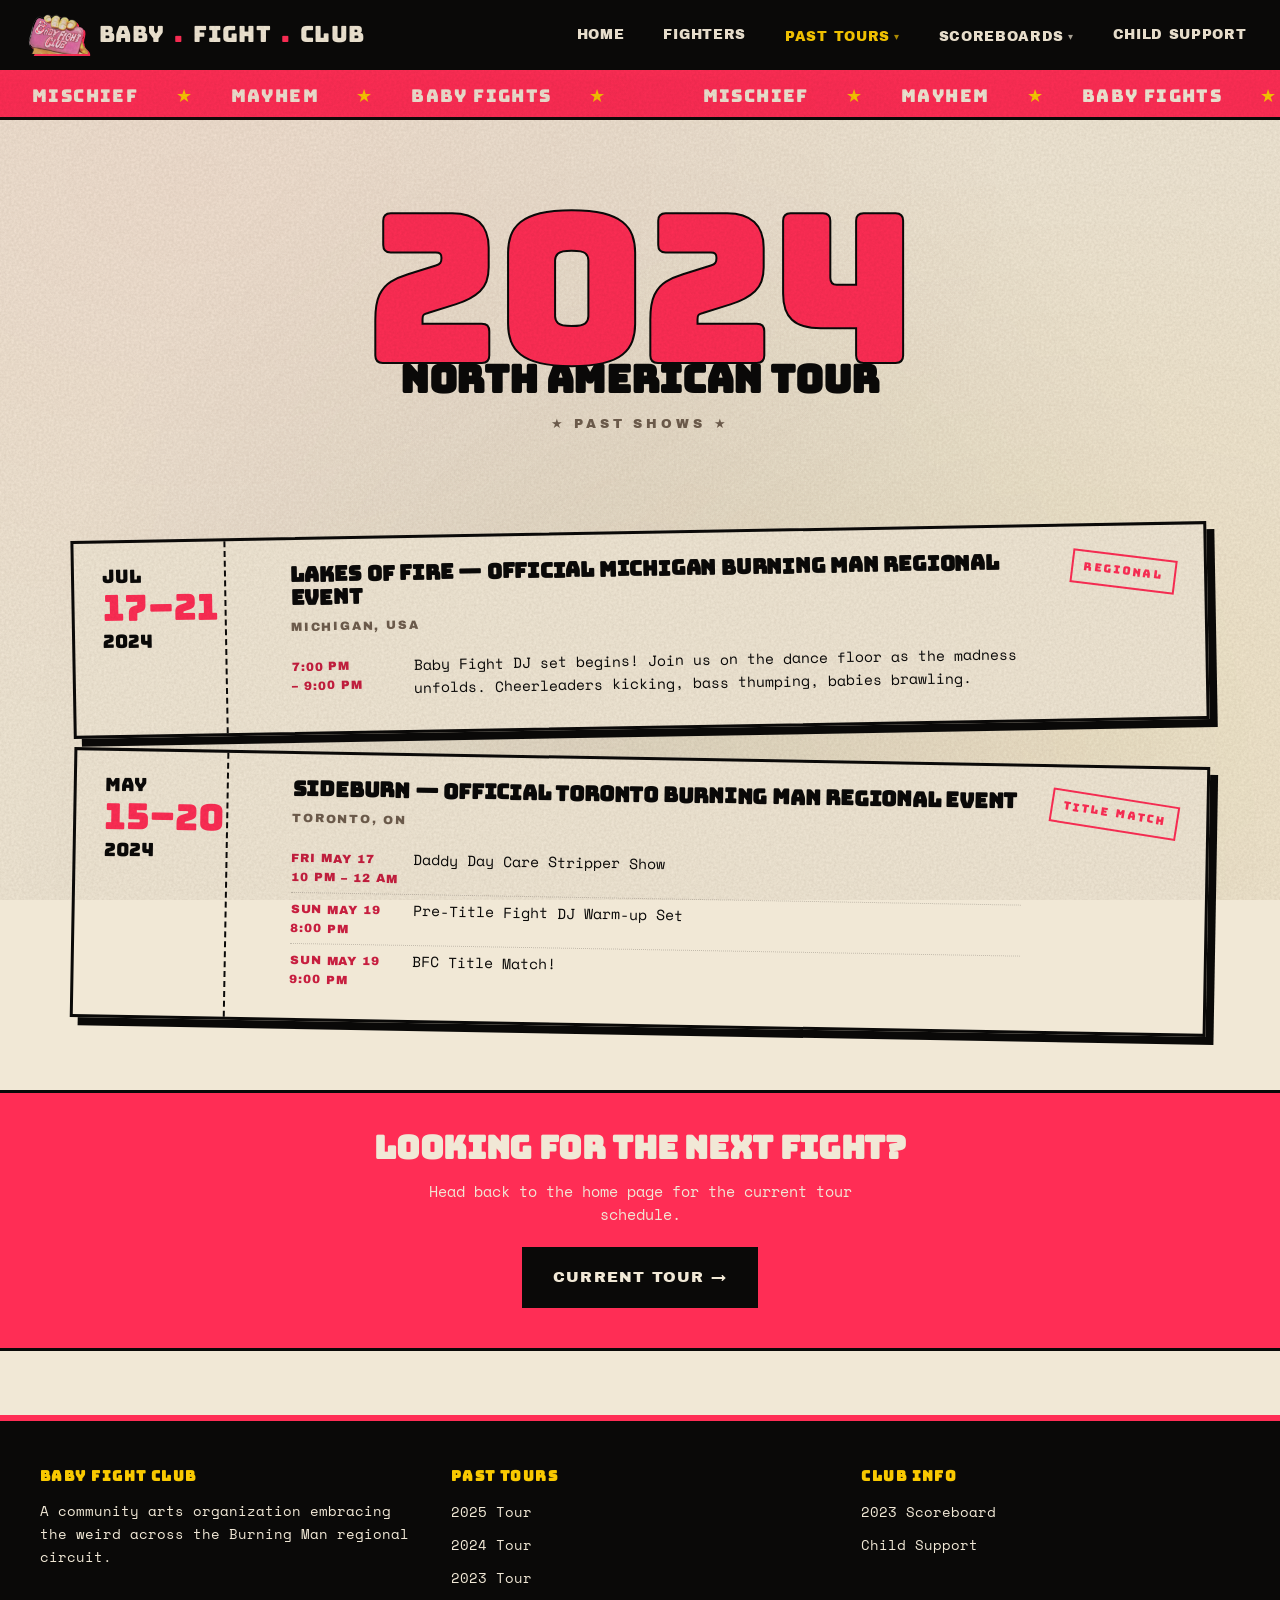
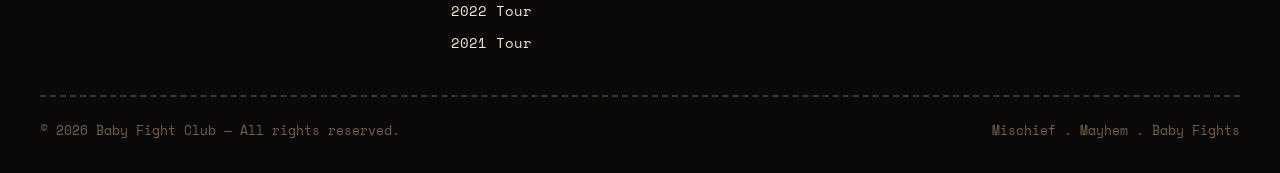
<file: 2024-tour.html>
<!DOCTYPE html>
<html lang="en">
<head>
<meta charset="UTF-8">
<meta name="viewport" content="width=device-width, initial-scale=1.0">
<title>2024 Tour — Baby Fight Club</title>
<meta name="description" content="The Baby Fight Club 2024 North American Tour — Lakes of Fire, SideBurn, and more.">
<link rel="stylesheet" href="style.css?v=7">
<link rel="icon" type="image/png" href="favicon.png">
</head>
<body>

<header class="nav">
  <a href="index.html" class="brand"><img src="images/logo-mark.png" alt="" class="brand-mark">Baby<span class="dot">.</span>Fight<span class="dot">.</span>Club</a>
  <button class="hamburger" aria-label="Menu"><span></span><span></span><span></span></button>
  <div class="nav-overlay"></div>
  <nav aria-label="Main">
    <a href="index.html">Home</a>
    <a href="fighters.html">Fighters</a>
    <div class="nav-dropdown">
      <a href="#" class="active" aria-haspopup="true">Past Tours</a>
      <div class="dd-menu">
        <a href="2025-tour.html">2025 Tour</a>
        <a href="2024-tour.html">2024 Tour</a>
        <a href="2023-tour.html">2023 Tour</a>
        <a href="2022-tour.html">2022 Tour</a>
        <a href="2021-tour.html">2021 Tour</a>
      </div>
    </div>
    <div class="nav-dropdown">
      <a href="#" aria-haspopup="true">Scoreboards</a>
      <div class="dd-menu">
        <a href="2023-scoreboard.html">2023 Scoreboard</a>
      </div>
    </div>
    <a href="child-support.html">Child Support</a>
  </nav>
</header>

<div class="marquee" aria-hidden="true">
  <div class="marquee-track">
    <span>MISCHIEF <span class="star">★</span> MAYHEM <span class="star">★</span> BABY FIGHTS <span class="star">★</span></span>
    <span>MISCHIEF <span class="star">★</span> MAYHEM <span class="star">★</span> BABY FIGHTS <span class="star">★</span></span>
    <span>MISCHIEF <span class="star">★</span> MAYHEM <span class="star">★</span> BABY FIGHTS <span class="star">★</span></span>
    <span>MISCHIEF <span class="star">★</span> MAYHEM <span class="star">★</span> BABY FIGHTS <span class="star">★</span></span>
  </div>
</div>

<section class="page-head">
  <div class="year">2024</div>
  <h1>North American Tour</h1>
  <div class="sub">★ Past Shows ★</div>
</section>

<section class="section">
  <div class="events">

    <article class="event tilt-left">
      <div class="date">Jul<span class="dd">17–21</span>2024</div>
      <div class="body">
        <h3>Lakes of Fire — Official Michigan Burning Man Regional Event</h3>
        <div class="venue">Michigan, USA</div>
        <div class="schedule">
          <div class="slot">
            <span class="time">7:00 PM<br>– 9:00 PM</span>
            <span>Baby Fight DJ set begins! Join us on the dance floor as the madness unfolds. Cheerleaders kicking, bass thumping, babies brawling.</span>
          </div>
        </div>
      </div>
      <div class="stamp">Regional</div>
    </article>

    <article class="event tilt-right">
      <div class="date">May<span class="dd">15–20</span>2024</div>
      <div class="body">
        <h3>SideBurn — Official Toronto Burning Man Regional Event</h3>
        <div class="venue">Toronto, ON</div>
        <div class="schedule">
          <div class="slot">
            <span class="time">Fri May 17<br>10 PM – 12 AM</span>
            <span>Daddy Day Care Stripper Show</span>
          </div>
          <div class="slot">
            <span class="time">Sun May 19<br>8:00 PM</span>
            <span>Pre-Title Fight DJ Warm-up Set</span>
          </div>
          <div class="slot">
            <span class="time">Sun May 19<br>9:00 PM</span>
            <span>BFC Title Match!</span>
          </div>
        </div>
      </div>
      <div class="stamp">Title Match</div>
    </article>

  </div>
</section>

<div class="cta-block">
  <h3>Looking for the next fight?</h3>
  <p>Head back to the home page for the current tour schedule.</p>
  <a class="btn" href="index.html">Current Tour →</a>
</div>

<footer class="foot">
  <div class="foot-grid">
    <div>
      <h4>Baby Fight Club</h4>
      <p style="font-family: var(--body); font-size: 0.9rem; line-height: 1.6;">
        A community arts organization embracing the weird across the Burning Man regional circuit.
      </p>
    </div>
    <div>
      <h4>Past Tours</h4>
      <ul>
        <li><a href="2025-tour.html">2025 Tour</a></li>
        <li><a href="2024-tour.html">2024 Tour</a></li>
        <li><a href="2023-tour.html">2023 Tour</a></li>
        <li><a href="2022-tour.html">2022 Tour</a></li>
        <li><a href="2021-tour.html">2021 Tour</a></li>
      </ul>
    </div>
    <div>
      <h4>Club Info</h4>
      <ul>
        <li><a href="2023-scoreboard.html">2023 Scoreboard</a></li>
        <li><a href="child-support.html">Child Support</a></li>
      </ul>
    </div>
  </div>
  <div class="copyright">
    <div>© 2026 Baby Fight Club — All rights reserved.</div>
    <div>Mischief . Mayhem . Baby Fights</div>
  </div>
</footer>

<script>
(function(){
  var btn=document.querySelector('.hamburger'),
      nav=document.querySelector('header.nav nav'),
      overlay=document.querySelector('.nav-overlay');
  function toggle(){btn.classList.toggle('open');nav.classList.toggle('open');overlay.classList.toggle('open');}
  btn.addEventListener('click',toggle);
  overlay.addEventListener('click',toggle);
  document.querySelectorAll('.nav-dropdown > a').forEach(function(a){
    a.addEventListener('click',function(e){e.preventDefault();this.parentElement.classList.toggle('open');});
  });
})();
</script>
</body>
</html>
</file>
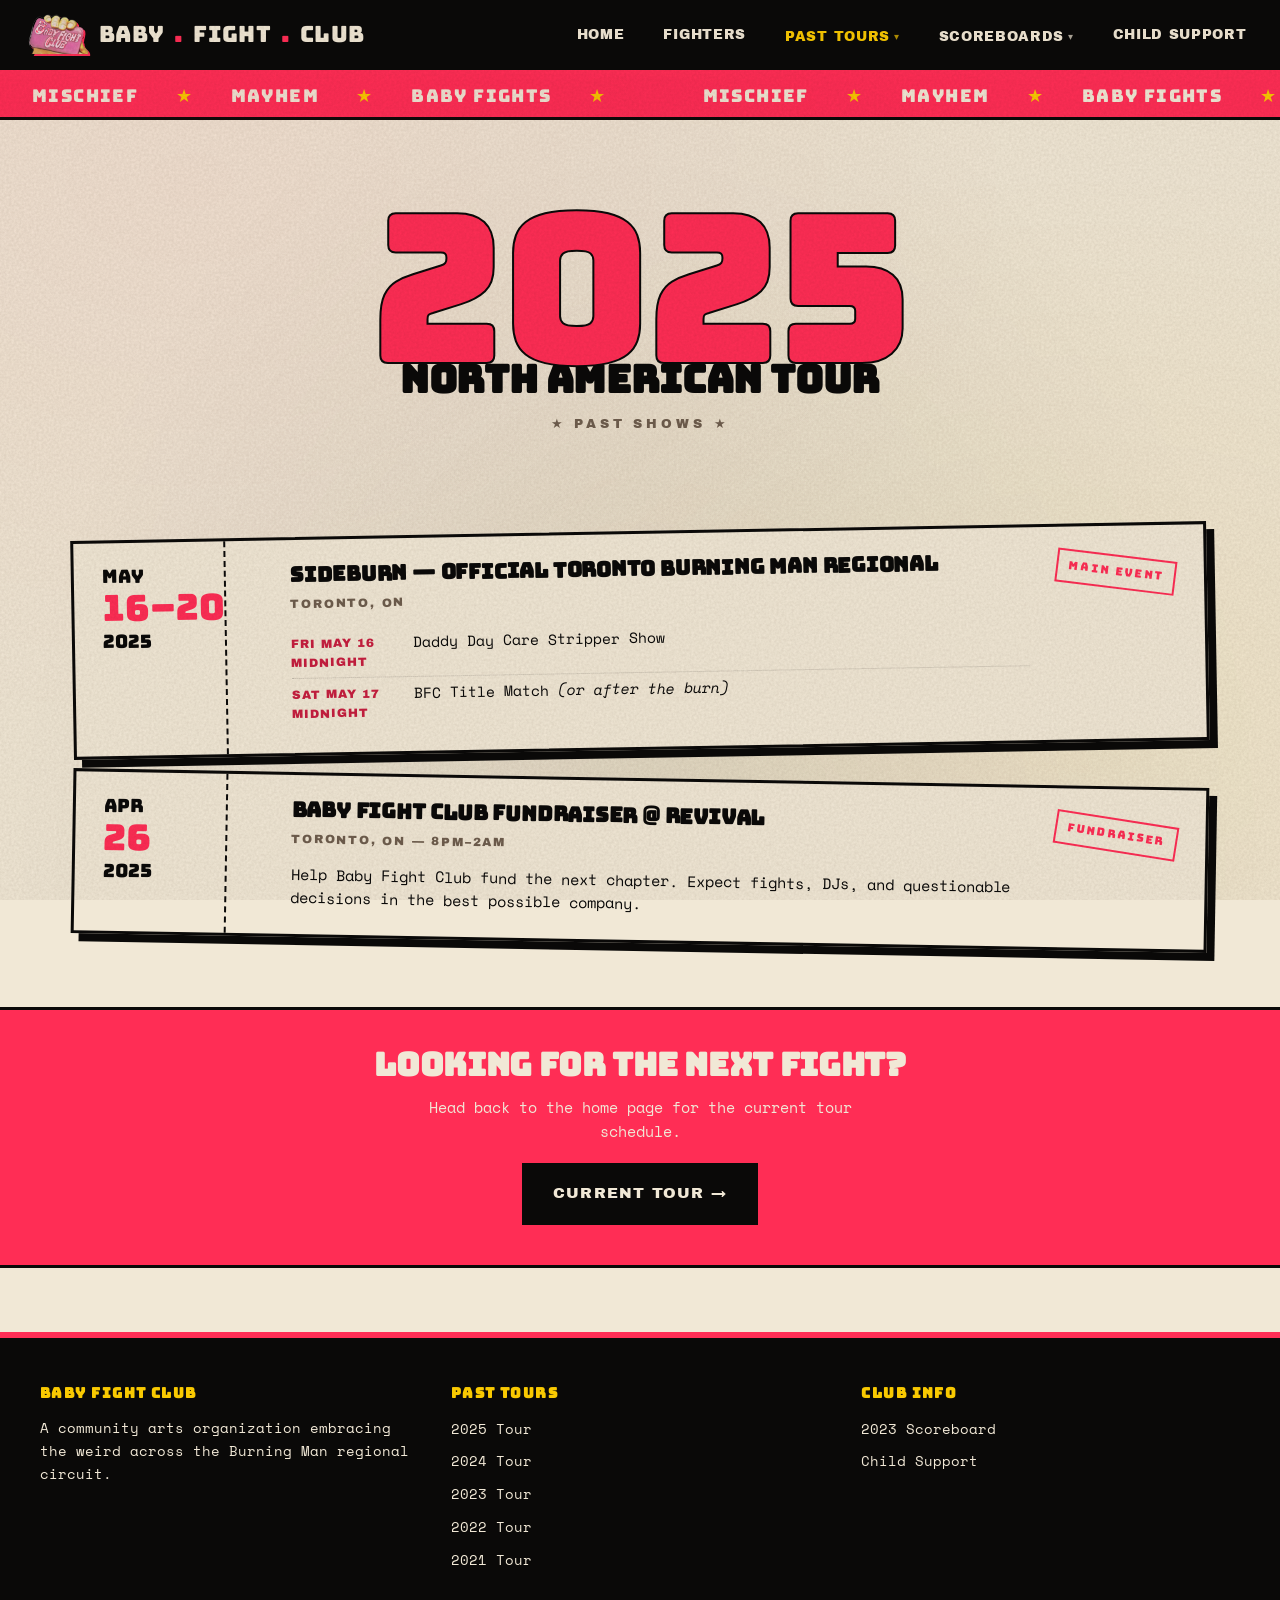
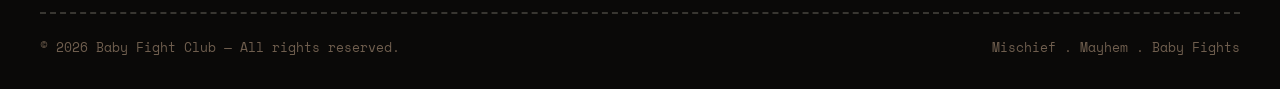
<file: 2025-tour.html>
<!DOCTYPE html>
<html lang="en">
<head>
<meta charset="UTF-8">
<meta name="viewport" content="width=device-width, initial-scale=1.0">
<title>2025 Tour — Baby Fight Club</title>
<meta name="description" content="The Baby Fight Club 2025 North American Tour — SideBurn, Revival fundraiser, and more.">
<link rel="stylesheet" href="style.css?v=7">
<link rel="icon" type="image/png" href="favicon.png">
</head>
<body>

<header class="nav">
  <a href="index.html" class="brand"><img src="images/logo-mark.png" alt="" class="brand-mark">Baby<span class="dot">.</span>Fight<span class="dot">.</span>Club</a>
  <button class="hamburger" aria-label="Menu"><span></span><span></span><span></span></button>
  <div class="nav-overlay"></div>
  <nav aria-label="Main">
    <a href="index.html">Home</a>
    <a href="fighters.html">Fighters</a>
    <div class="nav-dropdown">
      <a href="#" class="active" aria-haspopup="true">Past Tours</a>
      <div class="dd-menu">
        <a href="2025-tour.html">2025 Tour</a>
        <a href="2024-tour.html">2024 Tour</a>
        <a href="2023-tour.html">2023 Tour</a>
        <a href="2022-tour.html">2022 Tour</a>
        <a href="2021-tour.html">2021 Tour</a>
      </div>
    </div>
    <div class="nav-dropdown">
      <a href="#" aria-haspopup="true">Scoreboards</a>
      <div class="dd-menu">
        <a href="2023-scoreboard.html">2023 Scoreboard</a>
      </div>
    </div>
    <a href="child-support.html">Child Support</a>
  </nav>
</header>

<div class="marquee" aria-hidden="true">
  <div class="marquee-track">
    <span>MISCHIEF <span class="star">★</span> MAYHEM <span class="star">★</span> BABY FIGHTS <span class="star">★</span></span>
    <span>MISCHIEF <span class="star">★</span> MAYHEM <span class="star">★</span> BABY FIGHTS <span class="star">★</span></span>
    <span>MISCHIEF <span class="star">★</span> MAYHEM <span class="star">★</span> BABY FIGHTS <span class="star">★</span></span>
    <span>MISCHIEF <span class="star">★</span> MAYHEM <span class="star">★</span> BABY FIGHTS <span class="star">★</span></span>
  </div>
</div>

<section class="page-head">
  <div class="year">2025</div>
  <h1>North American Tour</h1>
  <div class="sub">★ Past Shows ★</div>
</section>

<section class="section">
  <div class="events">

    <article class="event tilt-left">
      <div class="date">May<span class="dd">16–20</span>2025</div>
      <div class="body">
        <h3>SideBurn — Official Toronto Burning Man Regional</h3>
        <div class="venue">Toronto, ON</div>
        <div class="schedule">
          <div class="slot"><span class="time">Fri May 16<br>Midnight</span><span>Daddy Day Care Stripper Show</span></div>
          <div class="slot"><span class="time">Sat May 17<br>Midnight</span><span>BFC Title Match <em>(or after the burn)</em></span></div>
        </div>
      </div>
      <div class="stamp">Main Event</div>
    </article>

    <article class="event tilt-right">
      <div class="date">Apr<span class="dd">26</span>2025</div>
      <div class="body">
        <h3>Baby Fight Club Fundraiser @ Revival</h3>
        <div class="venue">Toronto, ON — 8PM–2AM</div>
        <div class="detail">
          Help Baby Fight Club fund the next chapter. Expect fights, DJs,
          and questionable decisions in the best possible company.
        </div>
      </div>
      <div class="stamp">Fundraiser</div>
    </article>

  </div>
</section>

<div class="cta-block">
  <h3>Looking for the next fight?</h3>
  <p>Head back to the home page for the current tour schedule.</p>
  <a class="btn" href="index.html">Current Tour →</a>
</div>

<footer class="foot">
  <div class="foot-grid">
    <div>
      <h4>Baby Fight Club</h4>
      <p style="font-family: var(--body); font-size: 0.9rem; line-height: 1.6;">
        A community arts organization embracing the weird across the Burning Man regional circuit.
      </p>
    </div>
    <div>
      <h4>Past Tours</h4>
      <ul>
        <li><a href="2025-tour.html">2025 Tour</a></li>
        <li><a href="2024-tour.html">2024 Tour</a></li>
        <li><a href="2023-tour.html">2023 Tour</a></li>
        <li><a href="2022-tour.html">2022 Tour</a></li>
        <li><a href="2021-tour.html">2021 Tour</a></li>
      </ul>
    </div>
    <div>
      <h4>Club Info</h4>
      <ul>
        <li><a href="2023-scoreboard.html">2023 Scoreboard</a></li>
        <li><a href="child-support.html">Child Support</a></li>
      </ul>
    </div>
  </div>
  <div class="copyright">
    <div>© 2026 Baby Fight Club — All rights reserved.</div>
    <div>Mischief . Mayhem . Baby Fights</div>
  </div>
</footer>

<script>
(function(){
  var btn=document.querySelector('.hamburger'),
      nav=document.querySelector('header.nav nav'),
      overlay=document.querySelector('.nav-overlay');
  function toggle(){btn.classList.toggle('open');nav.classList.toggle('open');overlay.classList.toggle('open');}
  btn.addEventListener('click',toggle);
  overlay.addEventListener('click',toggle);
  document.querySelectorAll('.nav-dropdown > a').forEach(function(a){
    a.addEventListener('click',function(e){e.preventDefault();this.parentElement.classList.toggle('open');});
  });
})();
</script>
</body>
</html>
</file>
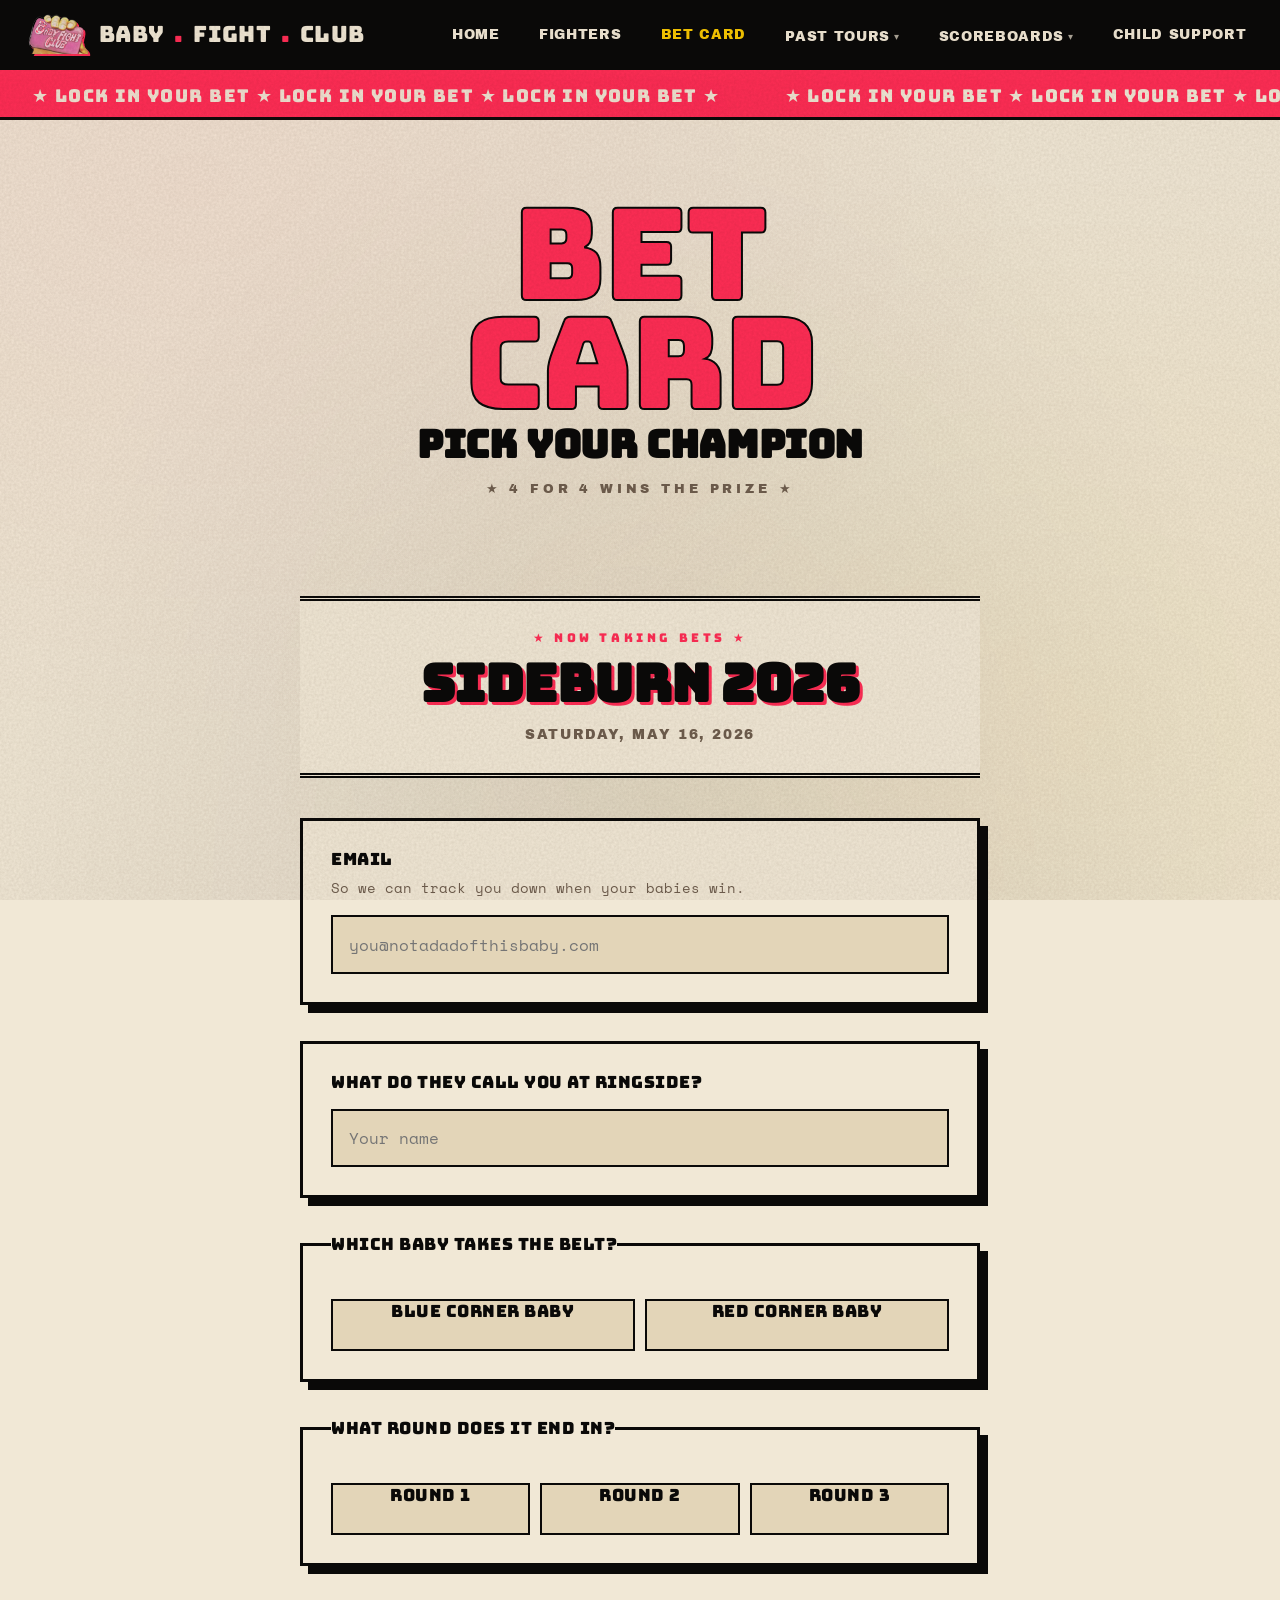
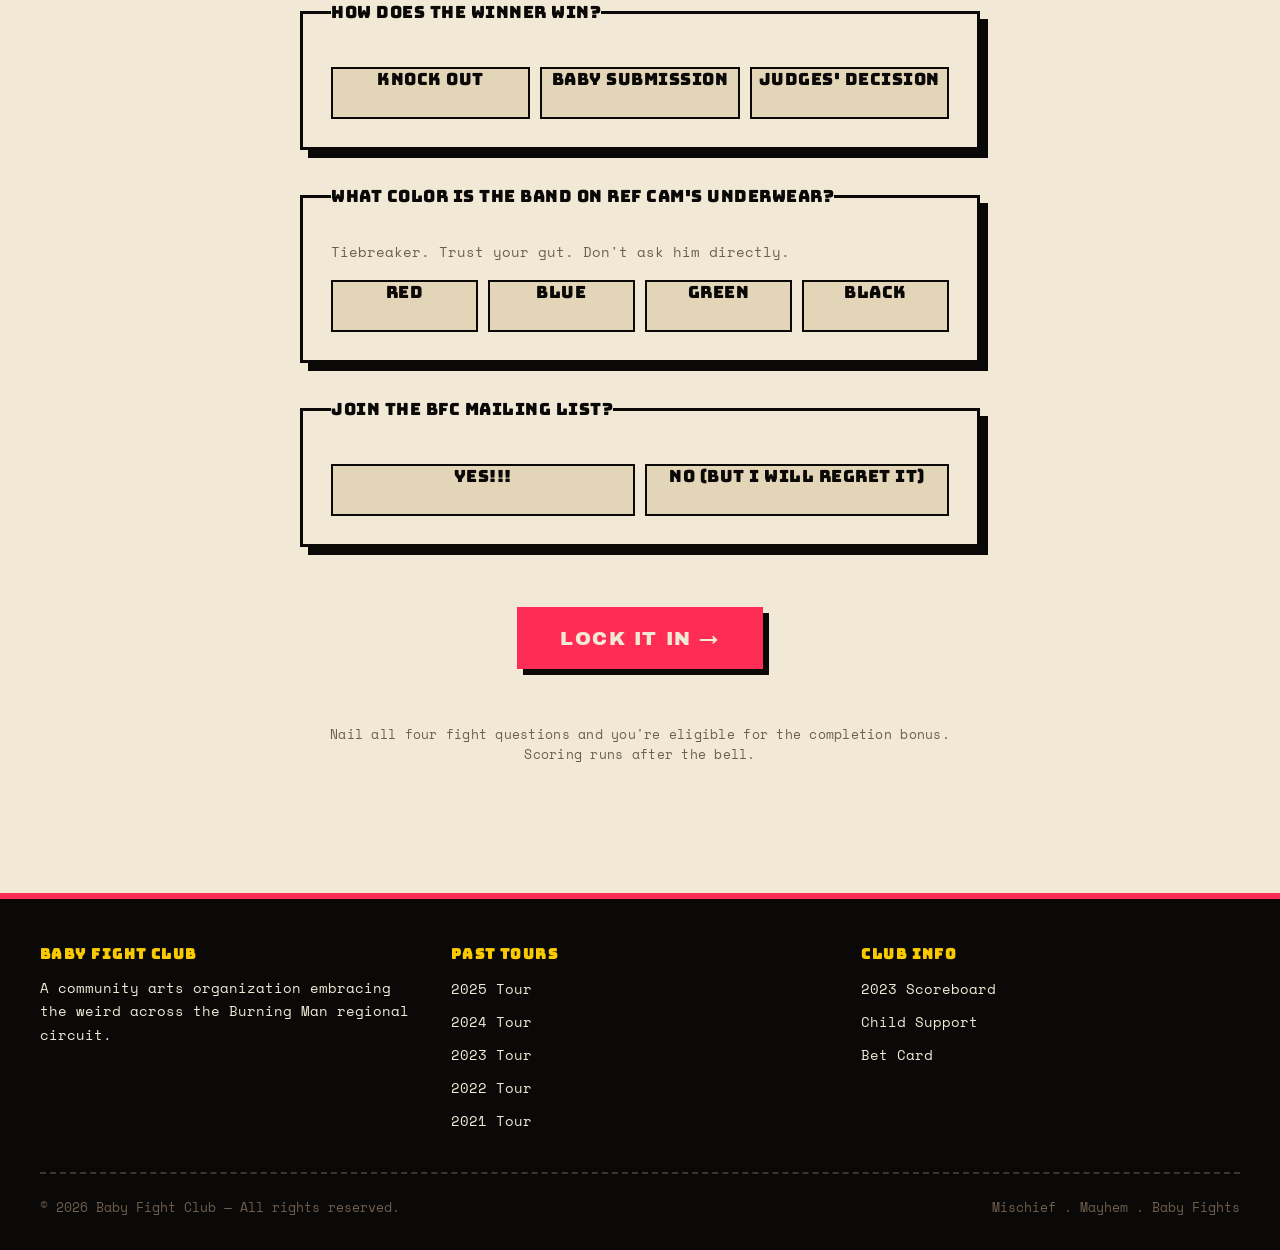
<file: bet-card.html>
<!DOCTYPE html>
<html lang="en">
<head>
<meta charset="UTF-8">
<meta name="viewport" content="width=device-width, initial-scale=1.0">
<title>Bet Card — Baby Fight Club</title>
<meta name="description" content="Lock in your 2026 SideBurn bets — pick your champion, pick your round, pick your poison.">
<link rel="stylesheet" href="style.css?v=7">
<link rel="icon" type="image/png" href="favicon.png">
</head>
<body>

<header class="nav">
  <a href="index.html" class="brand"><img src="images/logo-mark.png" alt="" class="brand-mark">Baby<span class="dot">.</span>Fight<span class="dot">.</span>Club</a>
  <button class="hamburger" aria-label="Menu"><span></span><span></span><span></span></button>
  <div class="nav-overlay"></div>
  <nav aria-label="Main">
    <a href="index.html">Home</a>
    <a href="fighters.html">Fighters</a>
    <a href="bet-card.html" class="active">Bet Card</a>
    <div class="nav-dropdown">
      <a href="#" aria-haspopup="true">Past Tours</a>
      <div class="dd-menu">
        <a href="2025-tour.html">2025 Tour</a>
        <a href="2024-tour.html">2024 Tour</a>
        <a href="2023-tour.html">2023 Tour</a>
        <a href="2022-tour.html">2022 Tour</a>
        <a href="2021-tour.html">2021 Tour</a>
      </div>
    </div>
    <div class="nav-dropdown">
      <a href="#" aria-haspopup="true">Scoreboards</a>
      <div class="dd-menu">
        <a href="2023-scoreboard.html">2023 Scoreboard</a>
      </div>
    </div>
    <a href="child-support.html">Child Support</a>
  </nav>
</header>

<div class="marquee" aria-hidden="true">
  <div class="marquee-track">
    <span>★ LOCK IN YOUR BET ★ LOCK IN YOUR BET ★ LOCK IN YOUR BET ★</span>
    <span>★ LOCK IN YOUR BET ★ LOCK IN YOUR BET ★ LOCK IN YOUR BET ★</span>
    <span>★ LOCK IN YOUR BET ★ LOCK IN YOUR BET ★ LOCK IN YOUR BET ★</span>
  </div>
</div>

<section class="page-head">
  <div class="year" style="font-size: clamp(3.5rem, 11vw, 8rem);">Bet<br>Card</div>
  <h1 style="margin-top: 1.5rem;">Pick Your Champion</h1>
  <div class="sub">★ 4 For 4 Wins The Prize ★</div>
</section>

<section class="section">
  <div class="bet-event-banner" aria-live="polite">
    <div class="bet-event-kicker">★ Now Taking Bets ★</div>
    <h2 class="bet-event-name" id="bet-event-name">SideBurn 2026</h2>
    <div class="bet-event-date" id="bet-event-date">Saturday, May 16, 2026</div>
  </div>

  <form id="bet-form" class="bet-form" novalidate>
    <!-- Event tag: change per show. All submissions for this bet card will be tagged with this value. -->
    <input type="hidden" name="event" value="SideBurn 2026">

    <div class="bet-q">
      <label for="email">Email</label>
      <p class="bet-hint">So we can track you down when your babies win.</p>
      <input type="email" id="email" name="email" required autocomplete="email" placeholder="you@notadadofthisbaby.com">
    </div>

    <div class="bet-q">
      <label for="name">What do they call you at ringside?</label>
      <input type="text" id="name" name="name" required autocomplete="name" placeholder="Your name">
    </div>

    <fieldset class="bet-q">
      <legend>Which baby takes the belt?</legend>
      <div class="radio-group">
        <label class="radio-option"><input type="radio" name="winner" value="Blue Corner Baby" required><span>Blue Corner Baby</span></label>
        <label class="radio-option"><input type="radio" name="winner" value="Red Corner Baby" required><span>Red Corner Baby</span></label>
      </div>
    </fieldset>

    <fieldset class="bet-q">
      <legend>What round does it end in?</legend>
      <div class="radio-group">
        <label class="radio-option"><input type="radio" name="round" value="Round 1" required><span>Round 1</span></label>
        <label class="radio-option"><input type="radio" name="round" value="Round 2" required><span>Round 2</span></label>
        <label class="radio-option"><input type="radio" name="round" value="Round 3" required><span>Round 3</span></label>
      </div>
    </fieldset>

    <fieldset class="bet-q">
      <legend>How does the winner win?</legend>
      <div class="radio-group">
        <label class="radio-option"><input type="radio" name="method" value="Knock Out" required><span>Knock Out</span></label>
        <label class="radio-option"><input type="radio" name="method" value="Baby Submission" required><span>Baby Submission</span></label>
        <label class="radio-option"><input type="radio" name="method" value="Judges Decision" required><span>Judges' Decision</span></label>
      </div>
    </fieldset>

    <fieldset class="bet-q">
      <legend>What color is the band on Ref Cam's underwear?</legend>
      <p class="bet-hint">Tiebreaker. Trust your gut. Don't ask him directly.</p>
      <div class="radio-group">
        <label class="radio-option"><input type="radio" name="referee" value="Red" required><span>Red</span></label>
        <label class="radio-option"><input type="radio" name="referee" value="Blue" required><span>Blue</span></label>
        <label class="radio-option"><input type="radio" name="referee" value="Green" required><span>Green</span></label>
        <label class="radio-option"><input type="radio" name="referee" value="Black" required><span>Black</span></label>
      </div>
    </fieldset>

    <fieldset class="bet-q">
      <legend>Join the BFC mailing list?</legend>
      <div class="radio-group">
        <label class="radio-option"><input type="radio" name="mailing" value="Yes" required><span>Yes!!!</span></label>
        <label class="radio-option"><input type="radio" name="mailing" value="No" required><span>No (but I will regret it)</span></label>
      </div>
    </fieldset>

    <div id="bet-error" class="bet-error" hidden>
      Couldn't lock it in. Check your connection, try again, curse the baby gods.
    </div>

    <div class="bet-submit-row">
      <button type="submit" class="btn btn-hot btn-big">Lock It In →</button>
    </div>

    <p class="bet-fineprint">
      Nail all four fight questions and you're eligible for the completion bonus. Scoring runs after the bell.
    </p>
  </form>

  <div id="bet-success" class="bet-success" hidden>
    <div class="champ">★ Bet Received ★</div>
    <h2>BET LOCKED IN.</h2>
    <p>
      No take-backs. No refunds. If your babies win, glory awaits.
      If they don't — that's between you and the void.
    </p>
    <div class="btn-row" style="justify-content: center; margin-top: 2rem;">
      <a class="btn" href="index.html">Back to the chaos</a>
    </div>
  </div>
</section>

<footer class="foot">
  <div class="foot-grid">
    <div>
      <h4>Baby Fight Club</h4>
      <p style="font-family: var(--body); font-size: 0.9rem; line-height: 1.6;">
        A community arts organization embracing the weird across the Burning Man regional circuit.
      </p>
    </div>
    <div>
      <h4>Past Tours</h4>
      <ul>
        <li><a href="2025-tour.html">2025 Tour</a></li>
        <li><a href="2024-tour.html">2024 Tour</a></li>
        <li><a href="2023-tour.html">2023 Tour</a></li>
        <li><a href="2022-tour.html">2022 Tour</a></li>
        <li><a href="2021-tour.html">2021 Tour</a></li>
      </ul>
    </div>
    <div>
      <h4>Club Info</h4>
      <ul>
        <li><a href="2023-scoreboard.html">2023 Scoreboard</a></li>
        <li><a href="child-support.html">Child Support</a></li>
        <li><a href="bet-card.html">Bet Card</a></li>
      </ul>
    </div>
  </div>
  <div class="copyright">
    <div>© 2026 Baby Fight Club — All rights reserved.</div>
    <div>Mischief . Mayhem . Baby Fights</div>
  </div>
</footer>

<script>
(function(){
  // Nav toggle (consistent with other pages)
  var btn=document.querySelector('.hamburger'),
      nav=document.querySelector('header.nav nav'),
      overlay=document.querySelector('.nav-overlay');
  function toggle(){btn.classList.toggle('open');nav.classList.toggle('open');overlay.classList.toggle('open');}
  btn.addEventListener('click',toggle);
  overlay.addEventListener('click',toggle);
  document.querySelectorAll('.nav-dropdown > a').forEach(function(a){
    a.addEventListener('click',function(e){e.preventDefault();this.parentElement.classList.toggle('open');});
  });
})();
</script>

<script>
(function(){
  // Universal "checked" state for radio cards — works on every browser,
  // including ones that don't support :has(). Toggles a .checked class
  // on the parent .radio-option label whenever a radio changes.
  document.querySelectorAll('.radio-option input[type=radio]').forEach(function(input){
    input.addEventListener('change', function(){
      document.querySelectorAll('input[type=radio][name="' + input.name + '"]').forEach(function(other){
        var lbl = other.closest('.radio-option');
        if (lbl) lbl.classList.toggle('checked', other.checked);
      });
    });
  });
})();
</script>

<script>
(function(){
  // ===========================================================
  // Bet card submission → Google Apps Script endpoint
  // ===========================================================
  // Replace SCRIPT_URL with your deployed Apps Script web-app URL
  // (https://script.google.com/macros/s/XXXXXXXXXXX/exec).
  // Until it's replaced, submissions will fail with a visible error.
  // ===========================================================
  var SCRIPT_URL = 'https://script.google.com/macros/s/AKfycbzEne5ZW9cmLxuY9qYXhJvK32aCNA_DgALB7K3iJOfRqt8cvAMGBXFnCmKHcgy2RKHN8w/exec';

  var form       = document.getElementById('bet-form');
  var submitBtn  = form.querySelector('button[type="submit"]');
  var errorBox   = document.getElementById('bet-error');
  var successBox = document.getElementById('bet-success');
  var eventInput = form.querySelector('input[name="event"]');

  // Auto-sync the event tag from the homepage's soonest upcoming fight night.
  // Each fight night card on index.html should carry data-event + data-date
  // (ISO YYYY-MM-DD). We pick the earliest card whose date is today or later.
  // Falls back to the hardcoded value if fetch fails or nothing is upcoming.
  fetch('index.html', { cache: 'no-cache' })
    .then(function(r){ return r.ok ? r.text() : Promise.reject(); })
    .then(function(html){
      var doc = new DOMParser().parseFromString(html, 'text/html');
      var cards = [].slice.call(doc.querySelectorAll('[data-event][data-date]'));
      if (!cards.length) return;

      var today = new Date();
      today.setHours(0, 0, 0, 0);

      function parseLocalDate(iso) {
        var p = iso.split('-');
        return new Date(+p[0], +p[1] - 1, +p[2]);
      }

      var upcoming = cards
        .map(function(el){ return { el: el, date: parseLocalDate(el.dataset.date) }; })
        .filter(function(c){ return c.date >= today; })
        .sort(function(a, b){ return a.date - b.date; });

      if (upcoming.length) {
        var pick = upcoming[0];
        var name = pick.el.dataset.event;
        eventInput.value = name;

        var nameEl = document.getElementById('bet-event-name');
        var dateEl = document.getElementById('bet-event-date');
        if (nameEl) nameEl.textContent = name;
        if (dateEl) dateEl.textContent = pick.date.toLocaleDateString('en-US', {
          weekday: 'long', month: 'long', day: 'numeric', year: 'numeric'
        });
      }
    })
    .catch(function(){ /* keep fallback banner + hidden input value */ });

  form.addEventListener('submit', function(e){
    e.preventDefault();

    // HTML5 validation
    if (!form.checkValidity()) {
      form.reportValidity();
      return;
    }

    if (SCRIPT_URL.indexOf('PASTE_') === 0) {
      showError('Bet card isn’t wired up yet — endpoint is still the placeholder.');
      return;
    }

    submitBtn.disabled = true;
    submitBtn.textContent = 'Locking in...';
    errorBox.hidden = true;

    var data = new FormData(form);

    fetch(SCRIPT_URL, {
      method: 'POST',
      mode: 'no-cors',
      body: new URLSearchParams(data)
    }).then(function(){
      // no-cors means we can't read the response, so we assume success
      // if the request didn't throw a network error.
      form.hidden = true;
      successBox.hidden = false;
      successBox.scrollIntoView({ behavior: 'smooth', block: 'start' });
    }).catch(function(err){
      showError('Network failed. Refresh and try again.');
    });
  });

  function showError(msg){
    errorBox.textContent = msg;
    errorBox.hidden = false;
    submitBtn.disabled = false;
    submitBtn.textContent = 'Lock It In →';
    errorBox.scrollIntoView({ behavior: 'smooth', block: 'center' });
  }
})();
</script>
</body>
</html>
</file>
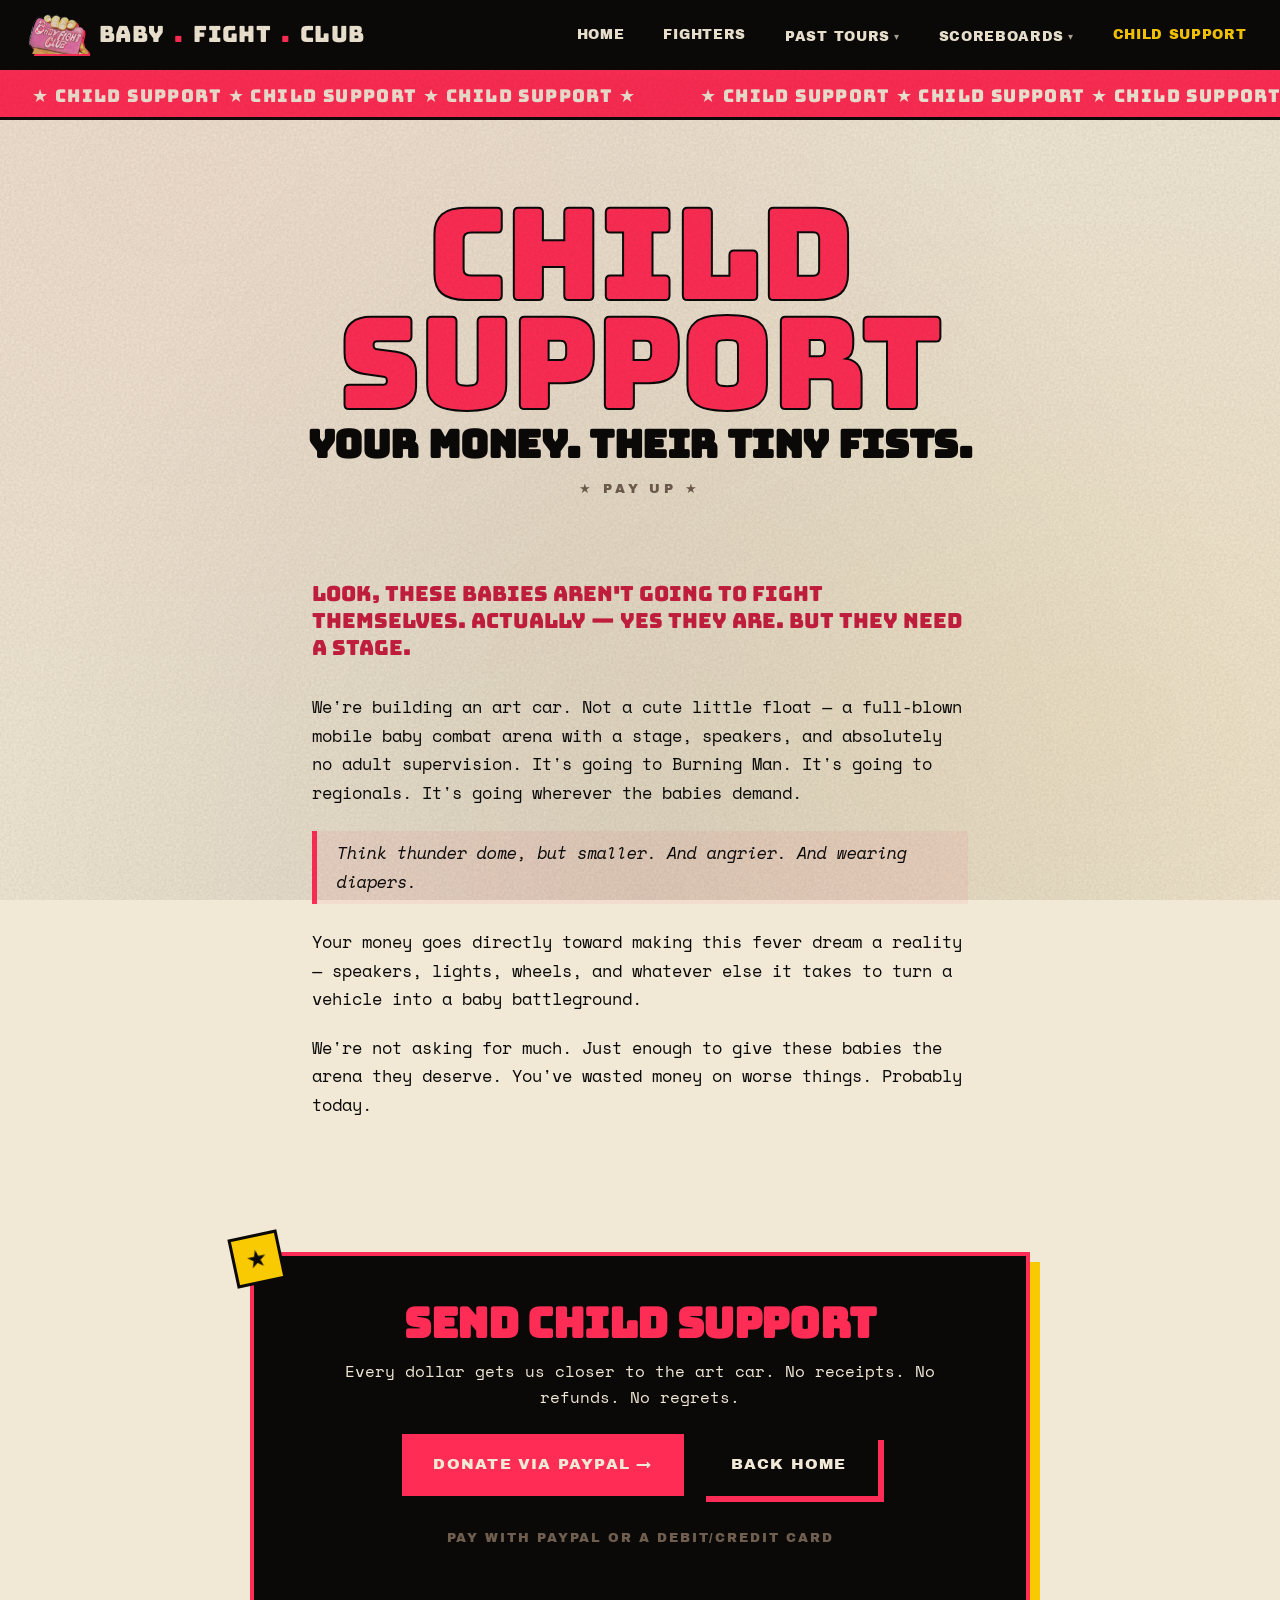
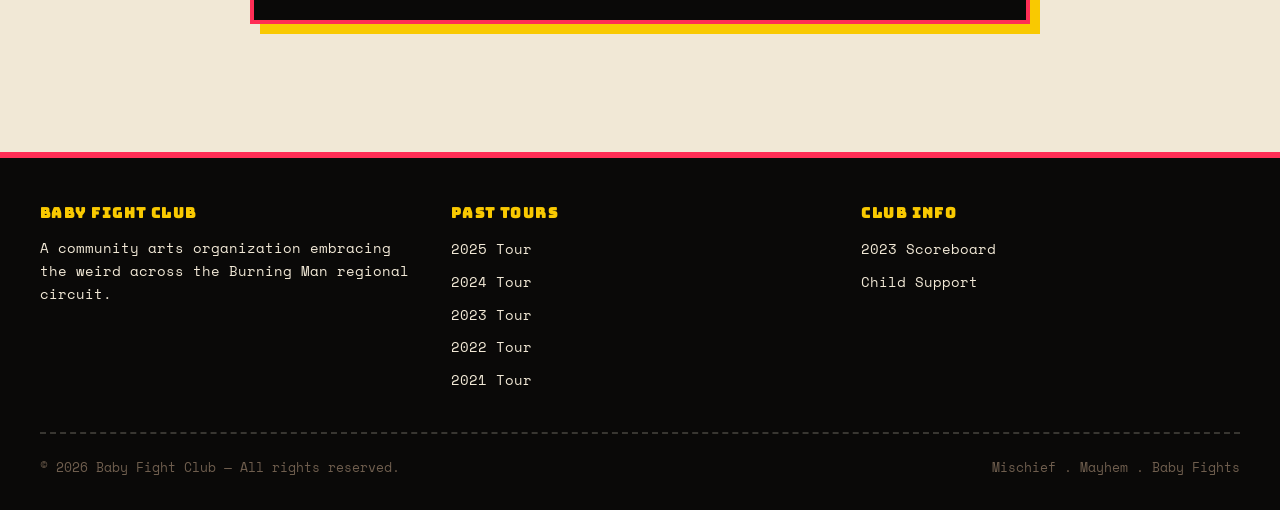
<file: child-support.html>
<!DOCTYPE html>
<html lang="en">
<head>
<meta charset="UTF-8">
<meta name="viewport" content="width=device-width, initial-scale=1.0">
<title>Child Support — Baby Fight Club</title>
<meta name="description" content="Donate to Baby Fight Club and help fund the community-driven art car.">
<link rel="stylesheet" href="style.css?v=7">
<link rel="icon" type="image/png" href="favicon.png">
</head>
<body>

<header class="nav">
  <a href="index.html" class="brand"><img src="images/logo-mark.png" alt="" class="brand-mark">Baby<span class="dot">.</span>Fight<span class="dot">.</span>Club</a>
  <button class="hamburger" aria-label="Menu"><span></span><span></span><span></span></button>
  <div class="nav-overlay"></div>
  <nav aria-label="Main">
    <a href="index.html">Home</a>
    <a href="fighters.html">Fighters</a>
    <div class="nav-dropdown">
      <a href="#" aria-haspopup="true">Past Tours</a>
      <div class="dd-menu">
        <a href="2025-tour.html">2025 Tour</a>
        <a href="2024-tour.html">2024 Tour</a>
        <a href="2023-tour.html">2023 Tour</a>
        <a href="2022-tour.html">2022 Tour</a>
        <a href="2021-tour.html">2021 Tour</a>
      </div>
    </div>
    <div class="nav-dropdown">
      <a href="#" aria-haspopup="true">Scoreboards</a>
      <div class="dd-menu">
        <a href="2023-scoreboard.html">2023 Scoreboard</a>
      </div>
    </div>
    <a href="child-support.html" class="active">Child Support</a>
  </nav>
</header>

<div class="marquee" aria-hidden="true">
  <div class="marquee-track">
    <span>★ CHILD SUPPORT ★ CHILD SUPPORT ★ CHILD SUPPORT ★</span>
    <span>★ CHILD SUPPORT ★ CHILD SUPPORT ★ CHILD SUPPORT ★</span>
    <span>★ CHILD SUPPORT ★ CHILD SUPPORT ★ CHILD SUPPORT ★</span>
  </div>
</div>

<section class="page-head">
  <div class="year" style="font-size: clamp(3.5rem, 11vw, 8rem);">Child<br>Support</div>
  <h1 style="margin-top: 1.5rem;">Your Money. Their Tiny Fists.</h1>
  <div class="sub">★ Pay Up ★</div>
</section>

<section class="prose">
  <p class="lead">Look, these babies aren't going to fight themselves. Actually — yes they are. But they need a stage.</p>

  <p>
    We're building an art car. Not a cute little float — a full-blown
    mobile baby combat arena with a stage, speakers, and absolutely
    no adult supervision. It's going to Burning Man. It's going to
    regionals. It's going wherever the babies demand.
  </p>

  <p class="pull">
    Think thunder dome, but smaller. And angrier. And wearing diapers.
  </p>

  <p>
    Your money goes directly toward making this fever dream a reality —
    speakers, lights, wheels, and whatever else it takes to turn a
    vehicle into a baby battleground.
  </p>

  <p>
    We're not asking for much. Just enough to give these babies
    the arena they deserve. You've wasted money on worse things.
    Probably today.
  </p>
</section>

<section class="section">
  <div class="donate-panel">
    <h2>Send Child Support</h2>
    <p>
      Every dollar gets us closer to the art car. No receipts.
      No refunds. No regrets.
    </p>
    <div class="btn-row" style="margin-top: 1.5rem;">
      <a class="btn btn-hot" href="https://www.paypal.com/donate/?hosted_button_id=J7E3DK66LHDWL" target="_blank" rel="noopener">Donate via PayPal →</a>
      <a class="btn" href="index.html">Back Home</a>
    </div>
    <p style="margin-top: 2rem; font-size: 0.8rem; font-family: var(--heavy); letter-spacing: 0.15em; text-transform: uppercase; color: var(--muted);">
      Pay with PayPal or a debit/credit card
    </p>
  </div>
</section>

<footer class="foot">
  <div class="foot-grid">
    <div>
      <h4>Baby Fight Club</h4>
      <p style="font-family: var(--body); font-size: 0.9rem; line-height: 1.6;">
        A community arts organization embracing the weird across the Burning Man regional circuit.
      </p>
    </div>
    <div>
      <h4>Past Tours</h4>
      <ul>
        <li><a href="2025-tour.html">2025 Tour</a></li>
        <li><a href="2024-tour.html">2024 Tour</a></li>
        <li><a href="2023-tour.html">2023 Tour</a></li>
        <li><a href="2022-tour.html">2022 Tour</a></li>
        <li><a href="2021-tour.html">2021 Tour</a></li>
      </ul>
    </div>
    <div>
      <h4>Club Info</h4>
      <ul>
        <li><a href="2023-scoreboard.html">2023 Scoreboard</a></li>
        <li><a href="child-support.html">Child Support</a></li>
      </ul>
    </div>
  </div>
  <div class="copyright">
    <div>© 2026 Baby Fight Club — All rights reserved.</div>
    <div>Mischief . Mayhem . Baby Fights</div>
  </div>
</footer>

<script>
(function(){
  var btn=document.querySelector('.hamburger'),
      nav=document.querySelector('header.nav nav'),
      overlay=document.querySelector('.nav-overlay');
  function toggle(){btn.classList.toggle('open');nav.classList.toggle('open');overlay.classList.toggle('open');}
  btn.addEventListener('click',toggle);
  overlay.addEventListener('click',toggle);
  document.querySelectorAll('.nav-dropdown > a').forEach(function(a){
    a.addEventListener('click',function(e){e.preventDefault();this.parentElement.classList.toggle('open');});
  });
})();
</script>
</body>
</html>
</file>
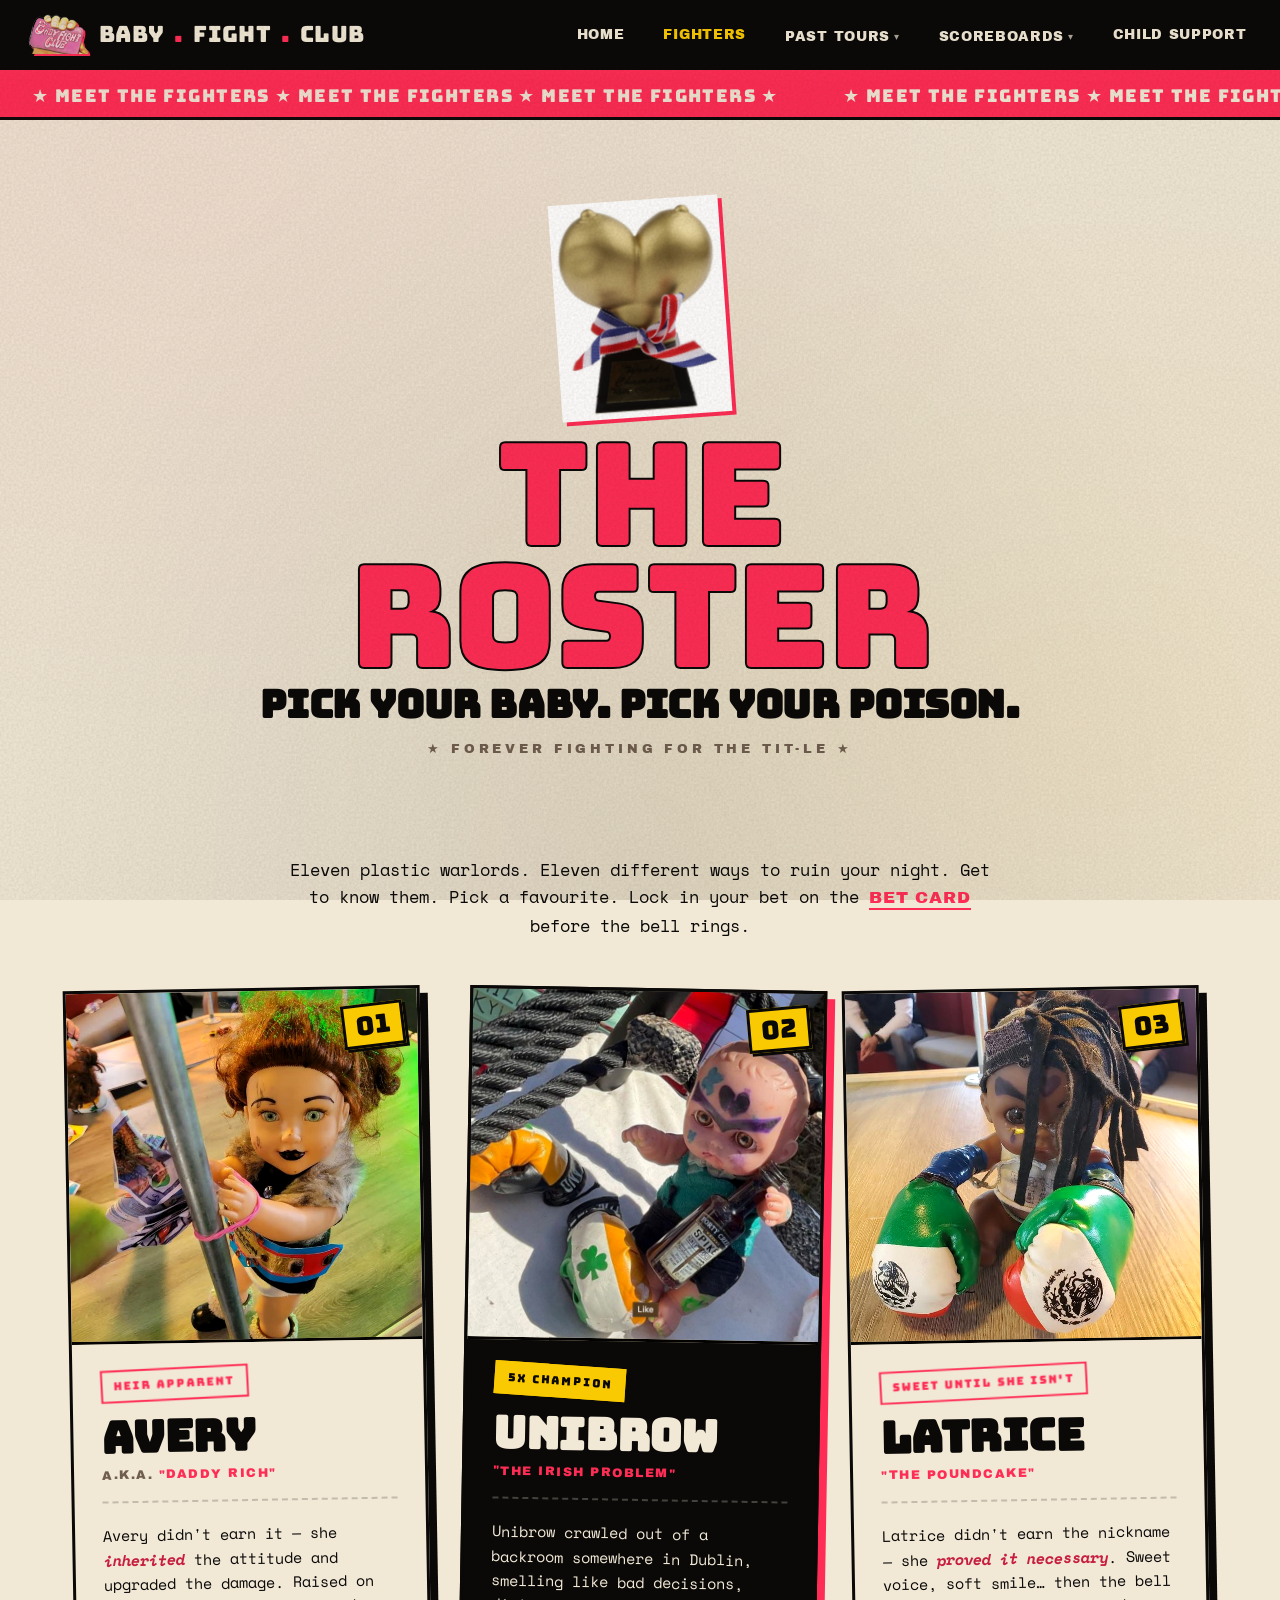
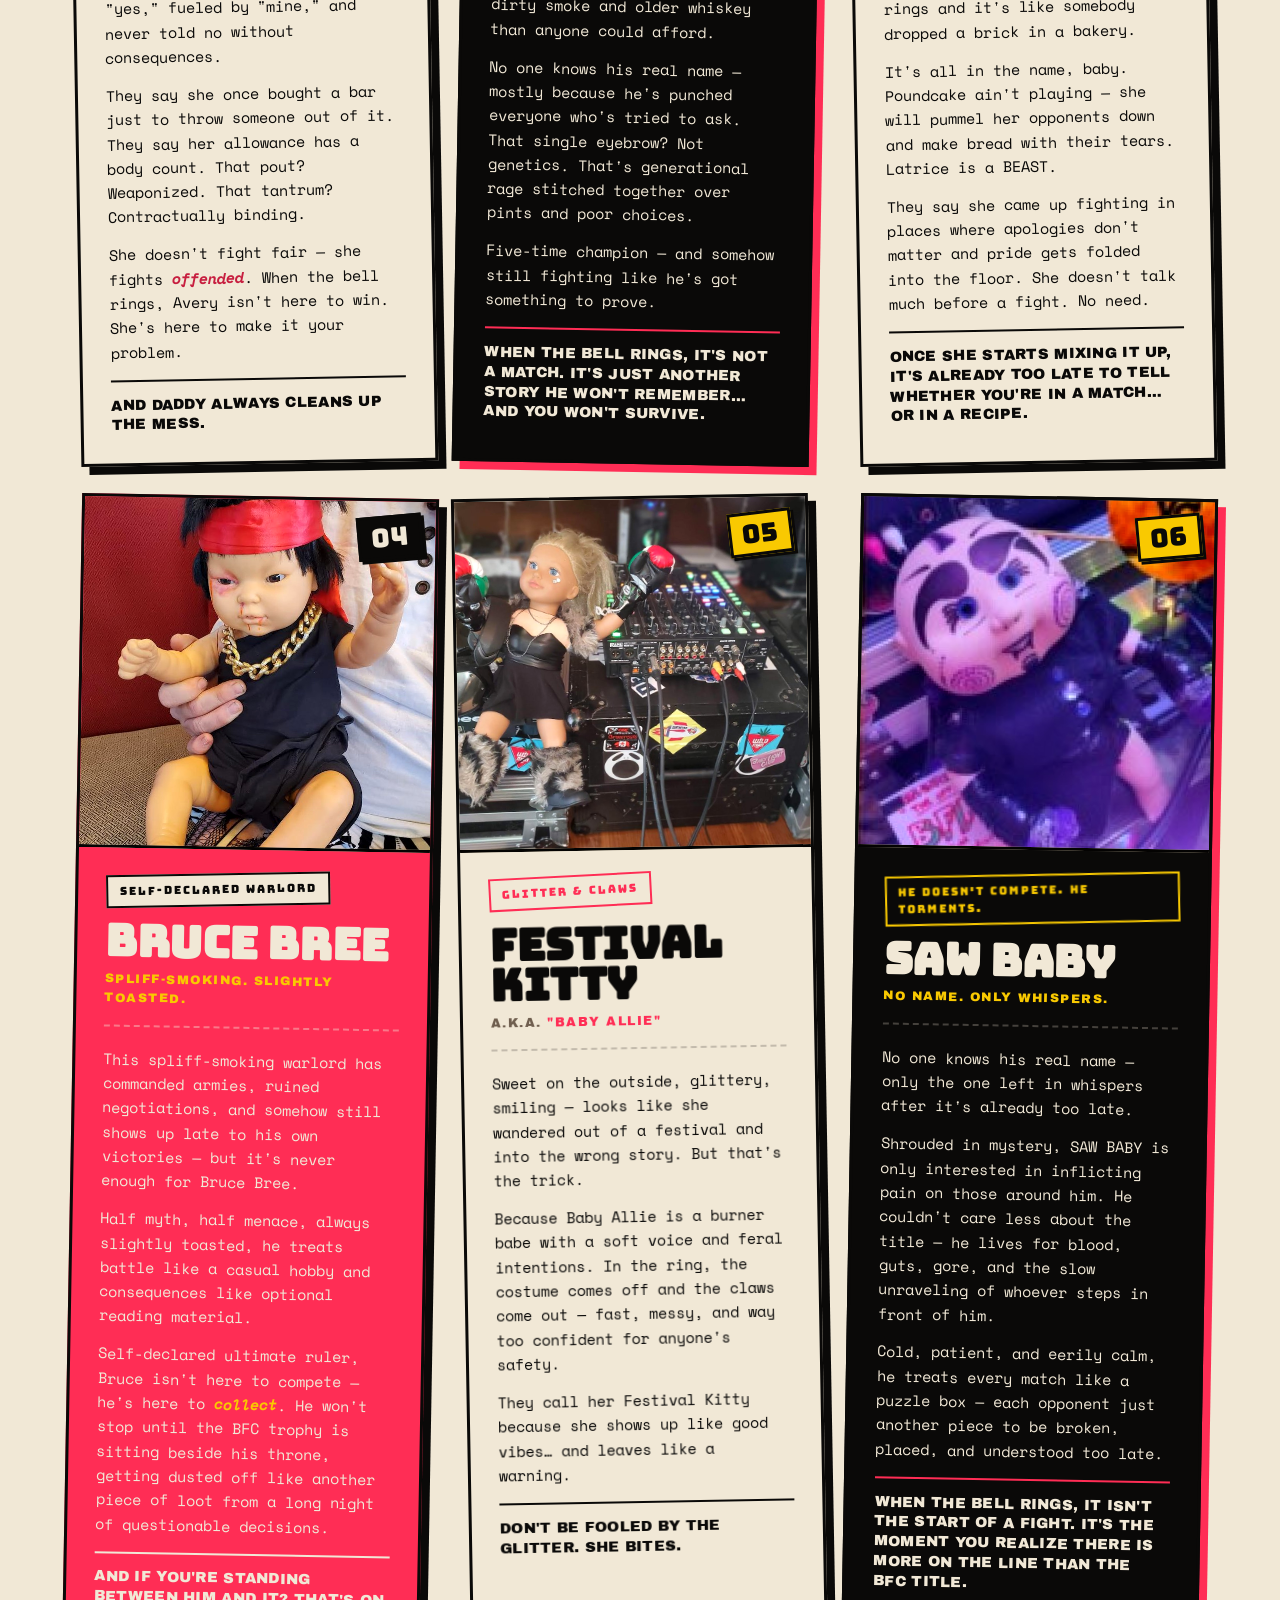
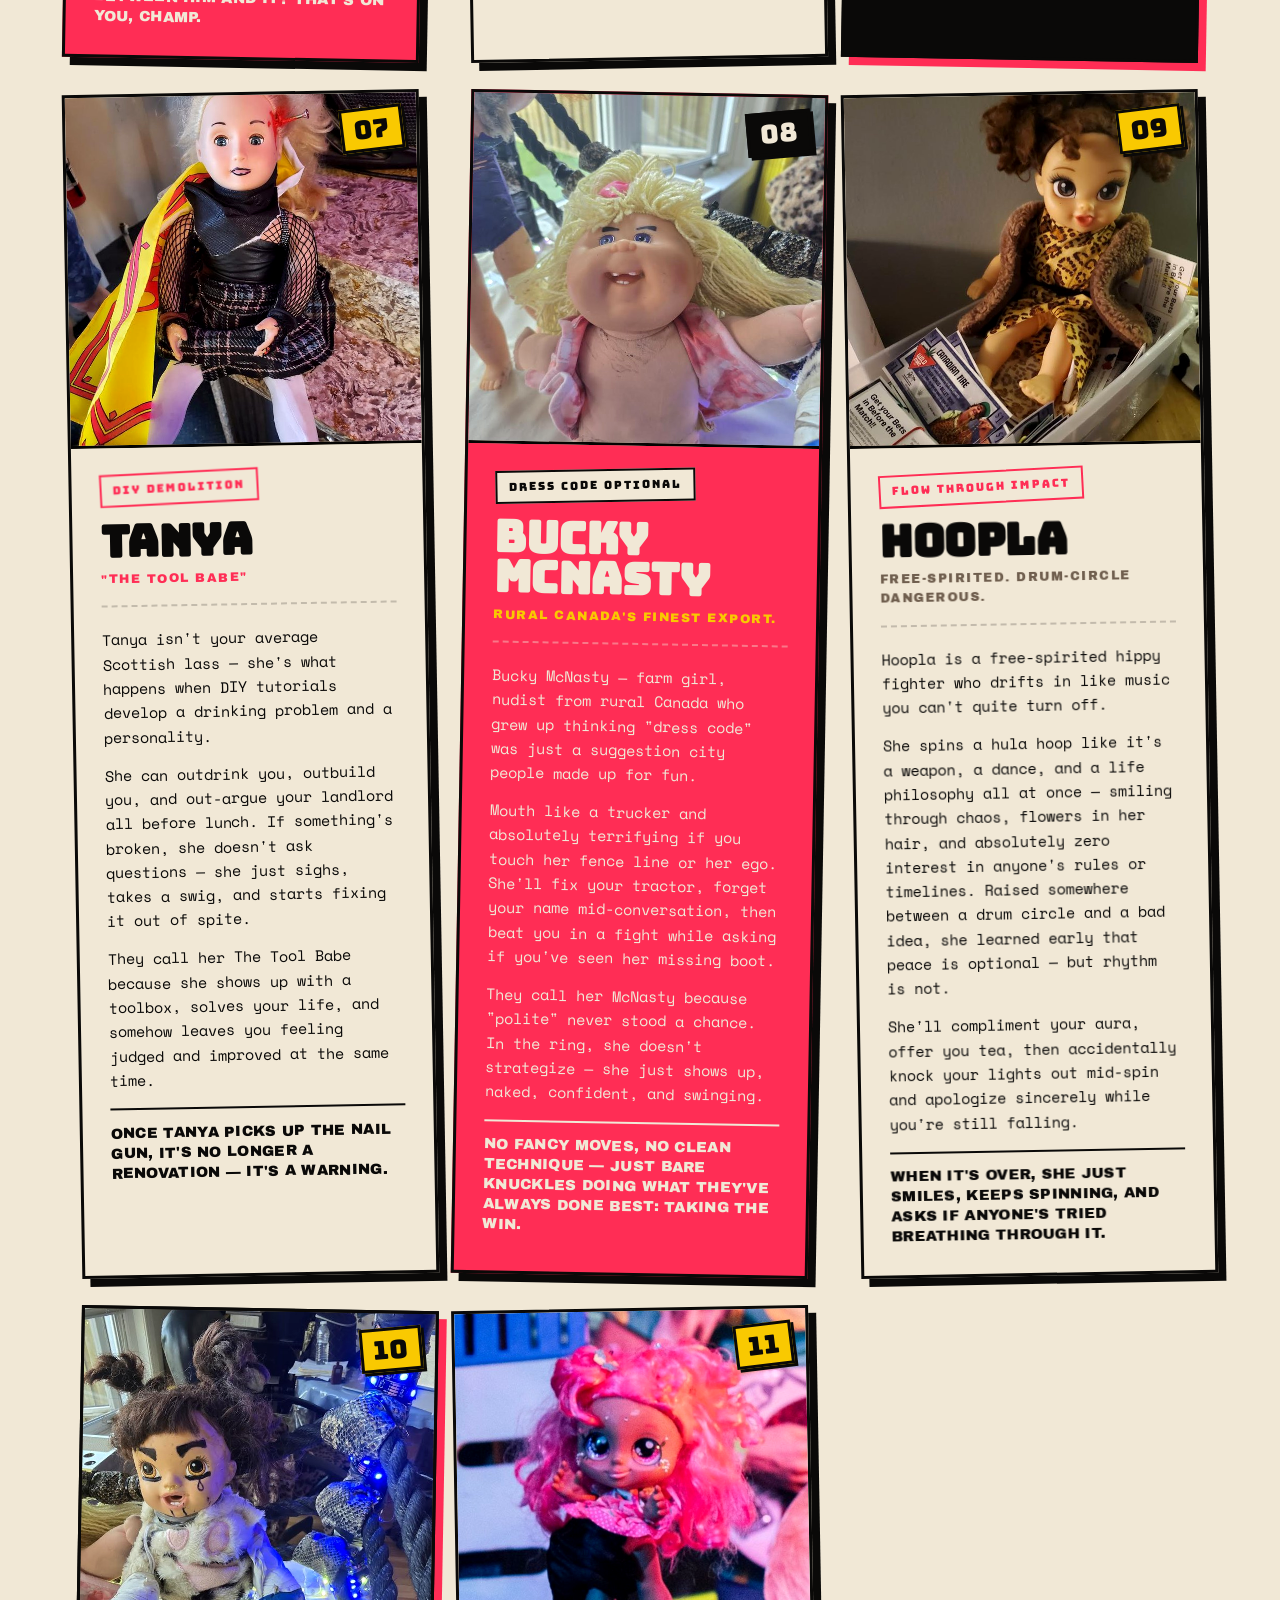
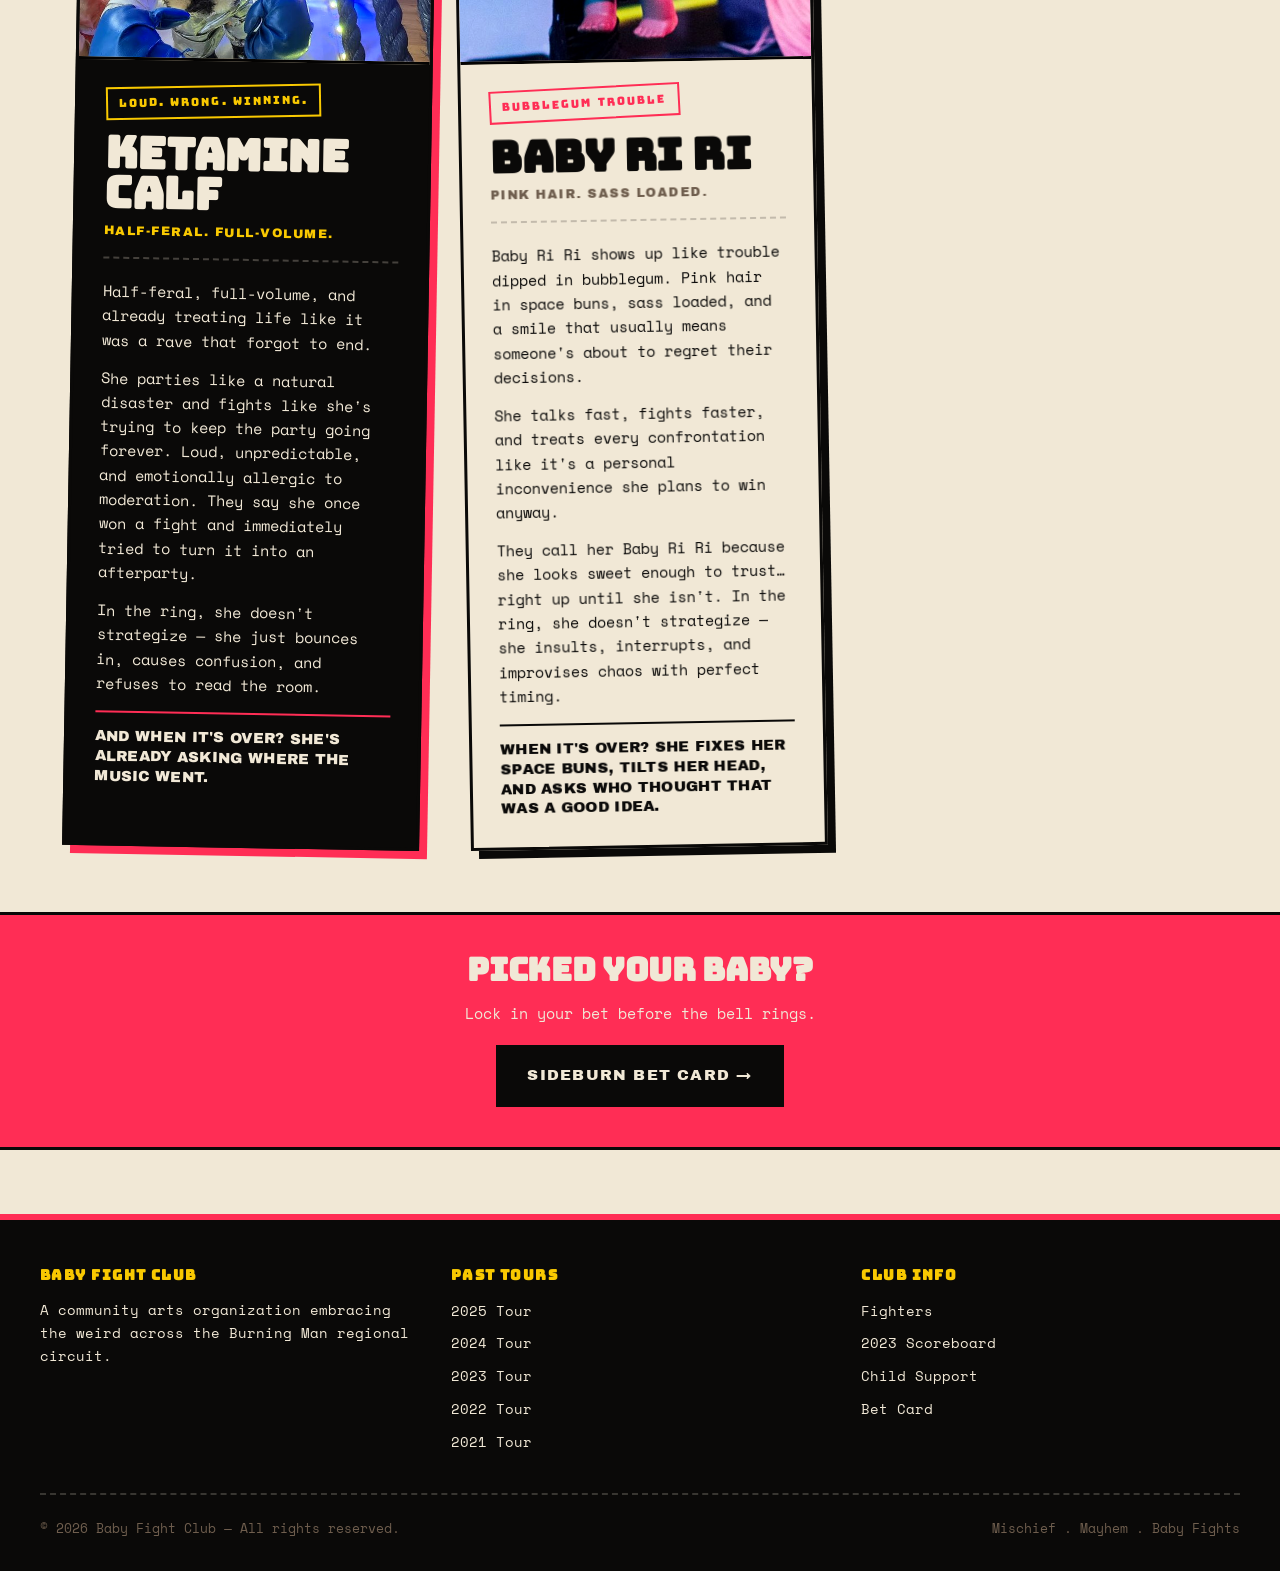
<file: fighters.html>
<!DOCTYPE html>
<html lang="en">
<head>
<meta charset="UTF-8">
<meta name="viewport" content="width=device-width, initial-scale=1.0">
<title>Fighters — Baby Fight Club</title>
<meta name="description" content="Meet the Baby Fight Club roster — eleven plastic warlords, glitter assassins, and self-declared champions ready to fight for the tit-le.">
<meta property="og:title" content="Baby Fight Club — Fighters">
<meta property="og:description" content="Eleven plastic warlords, glitter assassins, and self-declared champions ready to fight for the tit-le.">
<meta property="og:type" content="website">
<link rel="stylesheet" href="style.css?v=7">
<link rel="icon" type="image/png" href="favicon.png">
</head>
<body>

<header class="nav">
  <a href="index.html" class="brand"><img src="images/logo-mark.png" alt="" class="brand-mark">Baby<span class="dot">.</span>Fight<span class="dot">.</span>Club</a>
  <button class="hamburger" aria-label="Menu"><span></span><span></span><span></span></button>
  <div class="nav-overlay"></div>
  <nav aria-label="Main">
    <a href="index.html">Home</a>
    <a href="fighters.html" class="active">Fighters</a>
    <div class="nav-dropdown">
      <a href="#" aria-haspopup="true">Past Tours</a>
      <div class="dd-menu">
        <a href="2025-tour.html">2025 Tour</a>
        <a href="2024-tour.html">2024 Tour</a>
        <a href="2023-tour.html">2023 Tour</a>
        <a href="2022-tour.html">2022 Tour</a>
        <a href="2021-tour.html">2021 Tour</a>
      </div>
    </div>
    <div class="nav-dropdown">
      <a href="#" aria-haspopup="true">Scoreboards</a>
      <div class="dd-menu">
        <a href="2023-scoreboard.html">2023 Scoreboard</a>
      </div>
    </div>
    <a href="child-support.html">Child Support</a>
  </nav>
</header>

<div class="marquee" aria-hidden="true">
  <div class="marquee-track">
    <span>★ MEET THE FIGHTERS ★ MEET THE FIGHTERS ★ MEET THE FIGHTERS ★</span>
    <span>★ MEET THE FIGHTERS ★ MEET THE FIGHTERS ★ MEET THE FIGHTERS ★</span>
    <span>★ MEET THE FIGHTERS ★ MEET THE FIGHTERS ★ MEET THE FIGHTERS ★</span>
  </div>
</div>

<section class="page-head fighters-head">
  <img class="fighters-trophy" src="images/fighters/trophy.jpg" alt="The BFC trophy — a golden bust topped with a red, white, and blue ribbon.">
  <div class="year" style="font-size: clamp(3.5rem, 12vw, 9rem);">The<br>Roster</div>
  <h1 style="margin-top: 1.5rem;">Pick Your Baby. Pick Your Poison.</h1>
  <div class="sub">★ Forever Fighting For The Tit-le ★</div>
</section>

<section class="section">
  <p class="fighters-intro">
    Eleven plastic warlords. Eleven different ways to ruin your night.
    Get to know them. Pick a favourite. Lock in your bet on the
    <a href="bet-card.html">bet card</a> before the bell rings.
  </p>

  <div class="fighters">

    <article class="fighter tilt-left">
      <img class="fighter-photo" src="images/fighters/avery.jpg" alt="Avery — leather skirt, fur shrug, championship belt at her waist, working a stripper pole.">
      <div class="fighter-num">01</div>
      <div class="fighter-stamp">Heir Apparent</div>
      <h3 class="fighter-name">Avery</h3>
      <div class="fighter-alias">a.k.a. <em>"Daddy Rich"</em></div>
      <div class="fighter-bio">
        <p>Avery didn't earn it — she <em>inherited</em> the attitude and upgraded the damage. Raised on "yes," fueled by "mine," and never told no without consequences.</p>
        <p>They say she once bought a bar just to throw someone out of it. They say her allowance has a body count. That pout? Weaponized. That tantrum? Contractually binding.</p>
        <p>She doesn't fight fair — she fights <em>offended</em>. When the bell rings, Avery isn't here to win. She's here to make it your problem.</p>
        <p class="fighter-kicker">And Daddy always cleans up the mess.</p>
      </div>
    </article>

    <article class="fighter fighter-dark tilt-right">
      <img class="fighter-photo" src="images/fighters/unibrow.jpg" alt="Unibrow — green shirt, shamrock pants, clutching a whiskey bottle by the boxing ring ropes.">
      <div class="fighter-num">02</div>
      <div class="fighter-stamp fighter-stamp-champ">5x Champion</div>
      <h3 class="fighter-name">Unibrow</h3>
      <div class="fighter-alias"><em>"The Irish Problem"</em></div>
      <div class="fighter-bio">
        <p>Unibrow crawled out of a backroom somewhere in Dublin, smelling like bad decisions, dirty smoke and older whiskey than anyone could afford.</p>
        <p>No one knows his real name — mostly because he's punched everyone who's tried to ask. That single eyebrow? Not genetics. That's generational rage stitched together over pints and poor choices.</p>
        <p>Five-time champion — and somehow still fighting like he's got something to prove.</p>
        <p class="fighter-kicker">When the bell rings, it's not a match. It's just another story he won't remember… and you won't survive.</p>
      </div>
    </article>

    <article class="fighter tilt-left">
      <img class="fighter-photo" src="images/fighters/latrice.jpg" alt="Latrice — long dreadlocks, war-paint heart, Mexico-flag boxing gloves up and ready.">
      <div class="fighter-num">03</div>
      <div class="fighter-stamp">Sweet Until She Isn't</div>
      <h3 class="fighter-name">Latrice</h3>
      <div class="fighter-alias"><em>"The Poundcake"</em></div>
      <div class="fighter-bio">
        <p>Latrice didn't earn the nickname — she <em>proved it necessary</em>. Sweet voice, soft smile… then the bell rings and it's like somebody dropped a brick in a bakery.</p>
        <p>It's all in the name, baby. Poundcake ain't playing — she will pummel her opponents down and make bread with their tears. Latrice is a BEAST.</p>
        <p>They say she came up fighting in places where apologies don't matter and pride gets folded into the floor. She doesn't talk much before a fight. No need.</p>
        <p class="fighter-kicker">Once she starts mixing it up, it's already too late to tell whether you're in a match… or in a recipe.</p>
      </div>
    </article>

    <article class="fighter fighter-hot tilt-right">
      <img class="fighter-photo" src="images/fighters/bruce-bree.jpg" alt="Bruce Bree — red headband, gold chain, black tank, scuffed and unbothered.">
      <div class="fighter-num">04</div>
      <div class="fighter-stamp">Self-Declared Warlord</div>
      <h3 class="fighter-name">Bruce Bree</h3>
      <div class="fighter-alias">Spliff-smoking. Slightly toasted.</div>
      <div class="fighter-bio">
        <p>This spliff-smoking warlord has commanded armies, ruined negotiations, and somehow still shows up late to his own victories — but it's never enough for Bruce Bree.</p>
        <p>Half myth, half menace, always slightly toasted, he treats battle like a casual hobby and consequences like optional reading material.</p>
        <p>Self-declared ultimate ruler, Bruce isn't here to compete — he's here to <em>collect</em>. He won't stop until the BFC trophy is sitting beside his throne, getting dusted off like another piece of loot from a long night of questionable decisions.</p>
        <p class="fighter-kicker">And if you're standing between him and it? That's on you, champ.</p>
      </div>
    </article>

    <article class="fighter tilt-left">
      <img class="fighter-photo" src="images/fighters/festival-kitty.jpg" alt="Festival Kitty — leather dress, fur boots, posted up on a DJ rig with a glove raised.">
      <div class="fighter-num">05</div>
      <div class="fighter-stamp">Glitter &amp; Claws</div>
      <h3 class="fighter-name">Festival Kitty</h3>
      <div class="fighter-alias">a.k.a. <em>"Baby Allie"</em></div>
      <div class="fighter-bio">
        <p>Sweet on the outside, glittery, smiling — looks like she wandered out of a festival and into the wrong story. But that's the trick.</p>
        <p>Because Baby Allie is a burner babe with a soft voice and feral intentions. In the ring, the costume comes off and the claws come out — fast, messy, and way too confident for anyone's safety.</p>
        <p>They call her Festival Kitty because she shows up like good vibes… and leaves like a warning.</p>
        <p class="fighter-kicker">Don't be fooled by the glitter. She bites.</p>
      </div>
    </article>

    <article class="fighter fighter-dark tilt-right">
      <img class="fighter-photo" src="images/fighters/saw-baby.jpg" alt="Saw Baby — pale, scribbled face under purple light, half-shrouded.">
      <div class="fighter-num">06</div>
      <div class="fighter-stamp">He Doesn't Compete. He Torments.</div>
      <h3 class="fighter-name">Saw Baby</h3>
      <div class="fighter-alias">No name. Only whispers.</div>
      <div class="fighter-bio">
        <p>No one knows his real name — only the one left in whispers after it's already too late.</p>
        <p>Shrouded in mystery, SAW BABY is only interested in inflicting pain on those around him. He couldn't care less about the title — he lives for blood, guts, gore, and the slow unraveling of whoever steps in front of him.</p>
        <p>Cold, patient, and eerily calm, he treats every match like a puzzle box — each opponent just another piece to be broken, placed, and understood too late.</p>
        <p class="fighter-kicker">When the bell rings, it isn't the start of a fight. It's the moment you realize there is more on the line than the BFC title.</p>
      </div>
    </article>

    <article class="fighter tilt-left">
      <img class="fighter-photo" src="images/fighters/tanya.jpg" alt="Tanya — blonde, plaid skirt, yellow Scottish flag draped, nail through the temple.">
      <div class="fighter-num">07</div>
      <div class="fighter-stamp">DIY Demolition</div>
      <h3 class="fighter-name">Tanya</h3>
      <div class="fighter-alias"><em>"The Tool Babe"</em></div>
      <div class="fighter-bio">
        <p>Tanya isn't your average Scottish lass — she's what happens when DIY tutorials develop a drinking problem and a personality.</p>
        <p>She can outdrink you, outbuild you, and out-argue your landlord all before lunch. If something's broken, she doesn't ask questions — she just sighs, takes a swig, and starts fixing it out of spite.</p>
        <p>They call her The Tool Babe because she shows up with a toolbox, solves your life, and somehow leaves you feeling judged and improved at the same time.</p>
        <p class="fighter-kicker">Once Tanya picks up the nail gun, it's no longer a renovation — it's a warning.</p>
      </div>
    </article>

    <article class="fighter fighter-hot tilt-right">
      <img class="fighter-photo" src="images/fighters/bucky-mcnasty.jpg" alt="Bucky McNasty — yarn-haired Cabbage Patch grin, pink jacket falling open.">
      <div class="fighter-num">08</div>
      <div class="fighter-stamp">Dress Code Optional</div>
      <h3 class="fighter-name">Bucky McNasty</h3>
      <div class="fighter-alias">Rural Canada's finest export.</div>
      <div class="fighter-bio">
        <p>Bucky McNasty — farm girl, nudist from rural Canada who grew up thinking "dress code" was just a suggestion city people made up for fun.</p>
        <p>Mouth like a trucker and absolutely terrifying if you touch her fence line or her ego. She'll fix your tractor, forget your name mid-conversation, then beat you in a fight while asking if you've seen her missing boot.</p>
        <p>They call her McNasty because "polite" never stood a chance. In the ring, she doesn't strategize — she just shows up, naked, confident, and swinging.</p>
        <p class="fighter-kicker">No fancy moves, no clean technique — just bare knuckles doing what they've always done best: taking the win.</p>
      </div>
    </article>

    <article class="fighter tilt-left">
      <img class="fighter-photo" src="images/fighters/hoopla.jpg" alt="Hoopla — wild curls, leopard wrap, lounging in a bin of Bet Card flyers.">
      <div class="fighter-num">09</div>
      <div class="fighter-stamp">Flow Through Impact</div>
      <h3 class="fighter-name">Hoopla</h3>
      <div class="fighter-alias">Free-spirited. Drum-circle dangerous.</div>
      <div class="fighter-bio">
        <p>Hoopla is a free-spirited hippy fighter who drifts in like music you can't quite turn off.</p>
        <p>She spins a hula hoop like it's a weapon, a dance, and a life philosophy all at once — smiling through chaos, flowers in her hair, and absolutely zero interest in anyone's rules or timelines. Raised somewhere between a drum circle and a bad idea, she learned early that peace is optional — but rhythm is not.</p>
        <p>She'll compliment your aura, offer you tea, then accidentally knock your lights out mid-spin and apologize sincerely while you're still falling.</p>
        <p class="fighter-kicker">When it's over, she just smiles, keeps spinning, and asks if anyone's tried breathing through it.</p>
      </div>
    </article>

    <article class="fighter fighter-dark tilt-right">
      <img class="fighter-photo" src="images/fighters/ketamine-calf.jpg" alt="Ketamine Calf — pigtails, cow-print jacket, blue gloves up beside a glowing LED rope.">
      <div class="fighter-num">10</div>
      <div class="fighter-stamp">Loud. Wrong. Winning.</div>
      <h3 class="fighter-name">Ketamine Calf</h3>
      <div class="fighter-alias">Half-feral. Full-volume.</div>
      <div class="fighter-bio">
        <p>Half-feral, full-volume, and already treating life like it was a rave that forgot to end.</p>
        <p>She parties like a natural disaster and fights like she's trying to keep the party going forever. Loud, unpredictable, and emotionally allergic to moderation. They say she once won a fight and immediately tried to turn it into an afterparty.</p>
        <p>In the ring, she doesn't strategize — she just bounces in, causes confusion, and refuses to read the room.</p>
        <p class="fighter-kicker">And when it's over? She's already asking where the music went.</p>
      </div>
    </article>

    <article class="fighter tilt-left">
      <img class="fighter-photo" src="images/fighters/baby-ri-ri.jpg" alt="Baby Ri Ri — bright pink hair, glittery eyes, all attitude under stage lights.">
      <div class="fighter-num">11</div>
      <div class="fighter-stamp">Bubblegum Trouble</div>
      <h3 class="fighter-name">Baby Ri Ri</h3>
      <div class="fighter-alias">Pink hair. Sass loaded.</div>
      <div class="fighter-bio">
        <p>Baby Ri Ri shows up like trouble dipped in bubblegum. Pink hair in space buns, sass loaded, and a smile that usually means someone's about to regret their decisions.</p>
        <p>She talks fast, fights faster, and treats every confrontation like it's a personal inconvenience she plans to win anyway.</p>
        <p>They call her Baby Ri Ri because she looks sweet enough to trust… right up until she isn't. In the ring, she doesn't strategize — she insults, interrupts, and improvises chaos with perfect timing.</p>
        <p class="fighter-kicker">When it's over? She fixes her space buns, tilts her head, and asks who thought that was a good idea.</p>
      </div>
    </article>

  </div>
</section>

<div class="cta-block">
  <h3>Picked Your Baby?</h3>
  <p>Lock in your bet before the bell rings.</p>
  <a class="btn" href="bet-card.html">Sideburn Bet Card →</a>
</div>

<footer class="foot">
  <div class="foot-grid">
    <div>
      <h4>Baby Fight Club</h4>
      <p style="font-family: var(--body); font-size: 0.9rem; line-height: 1.6;">
        A community arts organization embracing the weird across the Burning Man regional circuit.
      </p>
    </div>
    <div>
      <h4>Past Tours</h4>
      <ul>
        <li><a href="2025-tour.html">2025 Tour</a></li>
        <li><a href="2024-tour.html">2024 Tour</a></li>
        <li><a href="2023-tour.html">2023 Tour</a></li>
        <li><a href="2022-tour.html">2022 Tour</a></li>
        <li><a href="2021-tour.html">2021 Tour</a></li>
      </ul>
    </div>
    <div>
      <h4>Club Info</h4>
      <ul>
        <li><a href="fighters.html">Fighters</a></li>
        <li><a href="2023-scoreboard.html">2023 Scoreboard</a></li>
        <li><a href="child-support.html">Child Support</a></li>
        <li><a href="bet-card.html">Bet Card</a></li>
      </ul>
    </div>
  </div>
  <div class="copyright">
    <div>© 2026 Baby Fight Club — All rights reserved.</div>
    <div>Mischief . Mayhem . Baby Fights</div>
  </div>
</footer>

<script>
(function(){
  var btn=document.querySelector('.hamburger'),
      nav=document.querySelector('header.nav nav'),
      overlay=document.querySelector('.nav-overlay');
  function toggle(){btn.classList.toggle('open');nav.classList.toggle('open');overlay.classList.toggle('open');}
  btn.addEventListener('click',toggle);
  overlay.addEventListener('click',toggle);
  document.querySelectorAll('.nav-dropdown > a').forEach(function(a){
    a.addEventListener('click',function(e){e.preventDefault();this.parentElement.classList.toggle('open');});
  });
})();
</script>
</body>
</html>
</file>
<file: style.css>
/* =========================================================
   BABY FIGHT CLUB — styles
   Aesthetic: Punk zine meets wrestling-promo poster.
   Palette: Cream paper, ink black, hot pink shout, yellow glint.
   ========================================================= */

@import url('https://fonts.googleapis.com/css2?family=Bungee&family=Archivo+Black&family=Space+Mono:wght@400;700&family=VT323&display=swap');

:root {
  --paper: #f1e8d6;
  --paper-dark: #e3d5b8;
  --ink: #0a0908;
  --hot: #ff2d55;
  --hot-deep: #c71e3f;
  --accent: #f9c901;
  --muted: #6f5e4e;
  --tape: rgba(249, 201, 1, 0.7);

  --display: 'Bungee', 'Archivo Black', sans-serif;
  --heavy: 'Archivo Black', sans-serif;
  --body: 'Space Mono', 'Courier New', monospace;
  --terminal: 'VT323', monospace;
}

* { margin: 0; padding: 0; box-sizing: border-box; }

html { scroll-behavior: smooth; }

body {
  background: var(--paper);
  color: var(--ink);
  font-family: var(--body);
  font-size: 16px;
  line-height: 1.55;
  overflow-x: hidden;
  min-height: 100vh;
  position: relative;
}

/* Paper grain overlay */
body::before {
  content: "";
  position: fixed;
  inset: 0;
  pointer-events: none;
  z-index: 9999;
  opacity: 0.18;
  mix-blend-mode: multiply;
  background-image: url("data:image/svg+xml,%3Csvg viewBox='0 0 400 400' xmlns='http://www.w3.org/2000/svg'%3E%3Cfilter id='n'%3E%3CfeTurbulence type='fractalNoise' baseFrequency='0.9' numOctaves='3' stitchTiles='stitch'/%3E%3CfeColorMatrix values='0 0 0 0 0.08 0 0 0 0 0.04 0 0 0 0 0.02 0 0 0 0.7 0'/%3E%3C/filter%3E%3Crect width='400' height='400' filter='url(%23n)'/%3E%3C/svg%3E");
}

/* Warm paper vignette */
body::after {
  content: "";
  position: fixed;
  inset: 0;
  pointer-events: none;
  z-index: 1;
  background:
    radial-gradient(ellipse at 15% 20%, rgba(255, 45, 85, 0.04), transparent 55%),
    radial-gradient(ellipse at 85% 80%, rgba(249, 201, 1, 0.05), transparent 55%),
    radial-gradient(ellipse at 50% 100%, rgba(10, 9, 8, 0.08), transparent 70%);
}

/* -------- TYPOGRAPHY -------- */
h1, h2, h3, h4 {
  font-family: var(--display);
  letter-spacing: -0.01em;
  line-height: 0.95;
  text-transform: uppercase;
}

a { color: var(--hot); text-decoration: none; border-bottom: 2px solid currentColor; padding-bottom: 1px; transition: all 0.15s; }
a:hover { background: var(--hot); color: var(--paper); }

::selection { background: var(--hot); color: var(--paper); }

/* -------- NAV -------- */
header.nav {
  position: sticky;
  top: 0;
  z-index: 100;
  background: var(--ink);
  color: var(--paper);
  border-bottom: 4px solid var(--hot);
  padding: 0.9rem 1.5rem;
  display: flex;
  align-items: center;
  justify-content: space-between;
  flex-wrap: wrap;
  gap: 1rem;
}

header.nav .brand {
  font-family: var(--display);
  font-size: 1.4rem;
  letter-spacing: 0.02em;
  text-transform: uppercase;
  border: none;
  color: var(--paper);
  display: flex;
  align-items: center;
  gap: 0.6rem;
}
header.nav .brand:hover { background: transparent; color: var(--hot); }
header.nav .brand:hover .brand-mark { transform: rotate(-8deg) scale(1.08); }
header.nav .brand .dot { color: var(--hot); }
header.nav .brand .brand-mark {
  height: 40px;
  width: auto;
  display: block;
  filter: drop-shadow(2px 2px 0 var(--hot));
  transition: transform 0.2s;
}
@media (max-width: 620px) {
  header.nav .brand .brand-mark { height: 32px; }
  header.nav .brand { font-size: 1.1rem; }
}

header.nav nav {
  display: flex;
  gap: 1.25rem;
  align-items: center;
  flex-wrap: wrap;
}
header.nav nav a {
  color: var(--paper);
  font-family: var(--heavy);
  font-size: 0.85rem;
  letter-spacing: 0.05em;
  text-transform: uppercase;
  border: none;
  padding: 0.35rem 0.6rem;
  position: relative;
}
header.nav nav a:hover { background: var(--hot); color: var(--ink); }
header.nav nav a.active { color: var(--accent); }

.nav-dropdown { position: relative; }
.nav-dropdown > a::after { content: " ▾"; opacity: 0.7; font-size: 0.75em; }
.nav-dropdown .dd-menu {
  position: absolute;
  top: 100%;
  left: 0;
  background: var(--ink);
  border: 3px solid var(--hot);
  padding: 0.35rem 0;
  min-width: 180px;
  display: none;
  box-shadow: 6px 6px 0 var(--accent);
}
.nav-dropdown:hover .dd-menu, .nav-dropdown:focus-within .dd-menu { display: block; }
.nav-dropdown .dd-menu a { display: block; padding: 0.5rem 1rem; font-size: 0.8rem; }

/* -------- MARQUEE -------- */
.marquee {
  background: var(--hot);
  color: var(--paper);
  padding: 0.5rem 0;
  overflow: hidden;
  border-bottom: 3px solid var(--ink);
  position: relative;
}
.marquee-track {
  display: inline-flex;
  white-space: nowrap;
  animation: scroll 28s linear infinite;
  font-family: var(--display);
  font-size: 1.1rem;
  letter-spacing: 0.08em;
}
.marquee-track span { padding: 0 2rem; }
.marquee-track .star { color: var(--accent); }
@keyframes scroll {
  from { transform: translateX(0); }
  to { transform: translateX(-50%); }
}

/* -------- HERO -------- */
.hero {
  padding: 3rem 2rem 2rem;
  position: relative;
  z-index: 2;
  max-width: 1300px;
  margin: 0 auto;
}
.hero-grid {
  display: grid;
  grid-template-columns: minmax(240px, 0.75fr) 1.3fr;
  gap: 1.5rem;
  align-items: center;
}
.hero-logo {
  position: relative;
  display: block;
  z-index: 3;
  animation: punch 0.8s cubic-bezier(0.34, 1.56, 0.64, 1) both;
}
.hero-logo img {
  width: 100%;
  height: auto;
  max-height: 460px;
  object-fit: contain;
  object-position: left bottom;
  filter: drop-shadow(4px 4px 0 rgba(10,9,8,0.3));
}
@keyframes punch {
  0%   { transform: translate(-60px, 40px) rotate(-12deg); opacity: 0; }
  70%  { transform: translate(5px, -8px) rotate(2deg); opacity: 1; }
  100% { transform: translate(0, 0) rotate(0); opacity: 1; }
}

.hero-text {
  text-align: left;
}
.hero .kicker {
  font-family: var(--heavy);
  font-size: 0.85rem;
  letter-spacing: 0.3em;
  text-transform: uppercase;
  color: var(--muted);
  margin-bottom: 1.25rem;
}
.hero h1 {
  font-size: clamp(2.4rem, 7vw, 5.5rem);
  line-height: 0.88;
}
.hero h1 .line1, .hero h1 .line2, .hero h1 .line3 {
  display: block;
}
.hero h1 .line1 { color: var(--ink); }
.hero h1 .line2 { color: var(--hot); transform: rotate(-1.5deg); display: inline-block; }
.hero h1 .line3 { color: var(--ink); }
.hero h1 .dot { color: var(--hot); }

.hero .subtitle {
  margin-top: 1.5rem;
  font-family: var(--body);
  font-size: 1rem;
  max-width: 520px;
  line-height: 1.6;
}

.hero .btn-row { justify-content: flex-start; }

@media (max-width: 820px) {
  .hero-grid {
    grid-template-columns: 1fr;
    gap: 1rem;
  }
  .hero-logo img {
    max-height: 280px;
    object-position: center;
  }
  .hero-text { text-align: center; }
  .hero .btn-row { justify-content: center; }
  .hero .subtitle { margin-left: auto; margin-right: auto; }
}

/* -------- BUTTONS -------- */
.btn {
  display: inline-block;
  background: var(--ink);
  color: var(--paper);
  font-family: var(--heavy);
  font-size: 0.95rem;
  letter-spacing: 0.08em;
  text-transform: uppercase;
  padding: 1rem 1.75rem;
  border: 3px solid var(--ink);
  box-shadow: 6px 6px 0 var(--hot);
  transition: all 0.12s;
}
.btn:hover {
  background: var(--hot);
  border-color: var(--hot);
  color: var(--paper);
  transform: translate(3px, 3px);
  box-shadow: 3px 3px 0 var(--ink);
}
.btn.btn-hot { background: var(--hot); border-color: var(--hot); box-shadow: 6px 6px 0 var(--ink); }
.btn.btn-hot:hover { background: var(--ink); border-color: var(--ink); box-shadow: 3px 3px 0 var(--hot); }

.btn-row { display: flex; gap: 1rem; justify-content: center; flex-wrap: wrap; margin-top: 2.5rem; }

/* -------- SECTION HEADING -------- */
.section {
  padding: 4rem 2rem;
  max-width: 1200px;
  margin: 0 auto;
  position: relative;
  z-index: 2;
}
.section-head {
  margin-bottom: 2.5rem;
  position: relative;
}
.section-head .tag {
  display: inline-block;
  background: var(--ink);
  color: var(--accent);
  padding: 0.25rem 0.7rem;
  font-family: var(--heavy);
  font-size: 0.75rem;
  letter-spacing: 0.25em;
  text-transform: uppercase;
  margin-bottom: 0.9rem;
}
.section-head h2 {
  font-size: clamp(2rem, 5vw, 3.5rem);
  max-width: 800px;
}
.section-head h2 .accent { color: var(--hot); }

/* -------- EVENT CARDS (TICKET STUBS) -------- */
.events {
  display: grid;
  gap: 1.75rem;
}
.event {
  background: var(--paper);
  border: 3px solid var(--ink);
  padding: 1.5rem 1.75rem;
  display: grid;
  grid-template-columns: 160px 1fr auto;
  gap: 1.75rem;
  align-items: start;
  box-shadow: 8px 8px 0 var(--ink);
  position: relative;
  transition: all 0.15s;
}
.event:hover { transform: translate(-3px, -3px); box-shadow: 11px 11px 0 var(--hot); }

.event::before {
  content: "";
  position: absolute;
  top: 0;
  left: 150px;
  bottom: 0;
  width: 0;
  border-left: 2px dashed var(--ink);
}

.event .date {
  font-family: var(--display);
  font-size: 1.15rem;
  line-height: 1.05;
  text-transform: uppercase;
}
.event .date .dd {
  font-size: 2.25rem;
  display: block;
  color: var(--hot);
  margin: 0.25rem 0;
}

.event .body h3 {
  font-size: 1.3rem;
  margin-bottom: 0.5rem;
  line-height: 1.1;
}
.event .body .venue {
  font-family: var(--heavy);
  font-size: 0.75rem;
  letter-spacing: 0.15em;
  text-transform: uppercase;
  color: var(--muted);
  margin-bottom: 0.9rem;
}
.event .body .detail {
  font-family: var(--body);
  font-size: 0.95rem;
  line-height: 1.55;
}
.event .body .schedule { margin-top: 0.9rem; }
.event .body .schedule .slot {
  display: grid;
  grid-template-columns: 110px 1fr;
  gap: 0.75rem;
  padding: 0.35rem 0;
  border-bottom: 1px dotted rgba(10,9,8,0.2);
  font-size: 0.92rem;
}
.event .body .schedule .slot:last-child { border-bottom: none; }
.event .body .schedule .time {
  font-family: var(--heavy);
  font-size: 0.75rem;
  letter-spacing: 0.08em;
  text-transform: uppercase;
  color: var(--hot-deep);
  padding-top: 0.1rem;
}
.event .body .schedule .slot.headline {
  background: var(--hot);
  color: var(--paper);
  padding: 0.85rem 0.9rem;
  margin: 0.55rem -0.3rem;
  border-bottom: none;
  font-family: var(--heavy);
  font-size: 1.05rem;
  text-transform: uppercase;
  letter-spacing: 0.03em;
  box-shadow: 4px 4px 0 var(--ink);
}
.event .body .schedule .slot.headline .time {
  color: var(--paper);
  font-size: 0.78rem;
  padding-top: 0.3rem;
}
.event .body .schedule .slot.headline em {
  font-style: normal;
  font-size: 0.8rem;
  opacity: 0.85;
}

.event .stamp {
  font-family: var(--display);
  font-size: 0.7rem;
  letter-spacing: 0.2em;
  text-transform: uppercase;
  border: 2.5px solid var(--hot);
  color: var(--hot);
  padding: 0.4rem 0.65rem;
  transform: rotate(8deg);
  white-space: nowrap;
  align-self: start;
  margin-top: 0.3rem;
}

/* =========================================================
   BET CARD — event banner
   ========================================================= */
.bet-event-banner {
  display: block;
  width: 100%;
  max-width: 680px;
  margin: 0 auto 2.5rem;
  padding: 1.75rem 1.5rem;
  text-align: center;
  border-top: 5px double var(--ink);
  border-bottom: 5px double var(--ink);
  background: var(--paper);
  box-sizing: border-box;
}
.bet-event-kicker {
  font-family: var(--display);
  font-size: 0.75rem;
  letter-spacing: 0.3em;
  text-transform: uppercase;
  color: var(--hot);
  margin-bottom: 0.65rem;
}
.bet-event-name {
  font-family: var(--display);
  font-size: clamp(2rem, 6vw, 3.25rem);
  line-height: 1;
  color: var(--ink);
  margin: 0;
  text-shadow: 3px 3px 0 var(--hot);
}
.bet-event-date {
  font-family: var(--heavy);
  font-size: 0.85rem;
  letter-spacing: 0.12em;
  text-transform: uppercase;
  color: var(--muted);
  margin-top: 0.9rem;
}

/* =========================================================
   BET CARD — form styles
   ========================================================= */
.bet-form {
  max-width: 680px;
  margin: 0 auto;
  display: flex;
  flex-direction: column;
  gap: 2.25rem;
}
.bet-q {
  border: 3px solid var(--ink);
  background: var(--paper);
  padding: 1.75rem;
  box-shadow: 8px 8px 0 var(--ink);
  position: relative;
}
.bet-q + .bet-q { margin-top: 0; }
.bet-q label,
.bet-q legend {
  font-family: var(--display);
  font-size: 1.05rem;
  text-transform: uppercase;
  letter-spacing: 0.03em;
  color: var(--ink);
  display: block;
  margin-bottom: 1rem;
  line-height: 1.25;
  padding: 0;
}
.bet-q .bet-hint {
  font-family: var(--body);
  font-size: 0.88rem;
  color: var(--muted);
  margin-top: -0.6rem;
  margin-bottom: 1.1rem;
  line-height: 1.5;
}
.bet-q input[type=text],
.bet-q input[type=email] {
  width: 100%;
  font-family: var(--body);
  font-size: 1rem;
  padding: 0.95rem 1rem;
  border: 2px solid var(--ink);
  background: var(--paper-dark);
  color: var(--ink);
  outline: none;
  transition: box-shadow 0.15s, border-color 0.15s, background 0.15s;
}
.bet-q input[type=text]:focus,
.bet-q input[type=email]:focus {
  border-color: var(--hot);
  background: var(--paper);
  box-shadow: 4px 4px 0 var(--hot);
}
.radio-group {
  display: grid;
  grid-template-columns: repeat(auto-fit, minmax(140px, 1fr));
  gap: 0.65rem;
}
.radio-option {
  cursor: pointer;
  font-family: var(--heavy);
  font-size: 0.82rem;
  letter-spacing: 0.05em;
  text-transform: uppercase;
  border: 2px solid var(--ink);
  background: var(--paper-dark);
  padding: 0.95rem 0.85rem;
  display: flex;
  align-items: center;
  justify-content: center;
  text-align: center;
  min-height: 52px;
  transition: all 0.15s;
  margin-bottom: 0 !important;
  user-select: none;
  position: relative;
  line-height: 1.15;
  overflow: hidden;
}
/* Bulletproof native-radio hide: works on iOS Safari, old Android Chrome, etc. */
.radio-option input[type=radio] {
  position: absolute;
  width: 1px;
  height: 1px;
  padding: 0;
  margin: -1px;
  overflow: hidden;
  clip: rect(0 0 0 0);
  white-space: nowrap;
  border: 0;
  -webkit-appearance: none;
  -moz-appearance: none;
  appearance: none;
  opacity: 0;
  pointer-events: none;
}
.radio-option:hover {
  background: var(--paper);
  transform: translate(-2px, -2px);
  box-shadow: 3px 3px 0 var(--ink);
}
/* Universal checked state via JS-toggled class — works on every browser */
.radio-option.checked,
.radio-option:has(input:checked) {
  background: var(--hot);
  color: var(--paper);
  border-color: var(--ink);
  box-shadow: 4px 4px 0 var(--ink);
  transform: translate(-2px, -2px);
}
.bet-submit-row {
  display: flex;
  justify-content: center;
  margin-top: 1rem;
  padding-top: 0.5rem;
}
.btn.btn-big {
  font-size: 1.2rem;
  padding: 1.1rem 2.5rem;
}
.btn:disabled {
  opacity: 0.55;
  cursor: not-allowed;
  transform: none !important;
  box-shadow: 4px 4px 0 var(--ink) !important;
}
.bet-error {
  max-width: 680px;
  margin: 0 auto;
  background: var(--accent);
  color: var(--ink);
  border: 2.5px solid var(--ink);
  padding: 1rem 1.25rem;
  font-family: var(--heavy);
  font-size: 0.9rem;
  letter-spacing: 0.03em;
  text-transform: uppercase;
  box-shadow: 5px 5px 0 var(--ink);
}
.bet-fineprint {
  max-width: 680px;
  margin: 1.25rem auto 0;
  text-align: center;
  font-family: var(--body);
  font-size: 0.82rem;
  color: var(--muted);
  letter-spacing: 0.02em;
  line-height: 1.5;
}
.bet-success {
  max-width: 680px;
  margin: 2rem auto;
  padding: 3rem 2rem;
  text-align: center;
  border: 3px solid var(--ink);
  background: var(--paper);
  box-shadow: 10px 10px 0 var(--hot);
}
.bet-success .champ {
  font-family: var(--display);
  font-size: 0.75rem;
  letter-spacing: 0.25em;
  text-transform: uppercase;
  color: var(--hot);
  margin-bottom: 0.75rem;
}
.bet-success h2 {
  font-family: var(--display);
  font-size: clamp(2rem, 5.5vw, 3.25rem);
  color: var(--ink);
  margin-bottom: 1rem;
  line-height: 1.05;
}
.bet-success p {
  font-family: var(--body);
  font-size: 1rem;
  max-width: 500px;
  margin: 0 auto;
  line-height: 1.6;
}

@media (max-width: 720px) {
  .event { grid-template-columns: 1fr; gap: 1rem; box-shadow: 5px 5px 0 var(--ink); }
  .event::before { display: none; }
  .event:hover { box-shadow: 8px 8px 0 var(--hot); }
  .event .stamp { justify-self: start; }
}

/* -------- "HOW TO" THREE-COL -------- */
.how {
  display: grid;
  grid-template-columns: repeat(auto-fit, minmax(260px, 1fr));
  gap: 1.5rem;
  margin-top: 2rem;
}
.how-step {
  background: var(--ink);
  color: var(--paper);
  padding: 2rem 1.5rem;
  position: relative;
  border: 3px solid var(--ink);
  transition: all 0.2s;
}
.how-step:nth-child(1) { background: var(--paper); color: var(--ink); }
.how-step:nth-child(2) { background: var(--hot); color: var(--paper); }
.how-step:nth-child(3) { background: var(--ink); color: var(--accent); }
.how-step:hover { transform: translateY(-5px) rotate(-0.5deg); }

.how-step .num {
  font-family: var(--display);
  font-size: 4rem;
  line-height: 1;
  opacity: 0.3;
  position: absolute;
  top: 1rem;
  right: 1.25rem;
}
.how-step h3 {
  font-size: 1.4rem;
  margin-bottom: 0.75rem;
  position: relative;
  z-index: 2;
}
.how-step p {
  font-family: var(--body);
  font-size: 0.95rem;
  line-height: 1.55;
  position: relative;
  z-index: 2;
}

/* -------- FIGHTERS / ROSTER -------- */
.fighters-head {
  display: flex;
  flex-direction: column;
  align-items: center;
}
.fighters-trophy {
  display: block;
  width: clamp(110px, 15vw, 170px);
  height: auto;
  margin: 0 auto 1rem;
  filter: drop-shadow(4px 4px 0 var(--hot));
  transform: rotate(-4deg);
}

.fighters-intro {
  max-width: 720px;
  margin: 0 auto 3rem;
  text-align: center;
  font-family: var(--body);
  font-size: 1.05rem;
  line-height: 1.65;
  color: var(--ink);
}
.fighters-intro a {
  font-family: var(--heavy);
  text-transform: uppercase;
  letter-spacing: 0.05em;
}

.fighters {
  display: grid;
  grid-template-columns: repeat(auto-fit, minmax(320px, 1fr));
  gap: 2rem;
  margin-top: 1rem;
}

.fighter {
  background: var(--paper);
  border: 3px solid var(--ink);
  padding: 0 1.75rem 1.75rem;
  box-shadow: 8px 8px 0 var(--ink);
  position: relative;
  transition: all 0.18s;
  overflow: hidden;
}

.fighter-photo {
  display: block;
  width: calc(100% + 3.5rem);
  margin: 0 -1.75rem 1.5rem;
  aspect-ratio: 1 / 1;
  object-fit: cover;
  object-position: center 25%;
  border-bottom: 3px solid var(--ink);
  background: var(--paper-dark);
  filter: contrast(1.05) saturate(1.05);
}
.fighter:hover {
  transform: translate(-3px, -3px) rotate(0deg) !important;
  box-shadow: 12px 12px 0 var(--hot);
  z-index: 5;
}

.fighter-num {
  position: absolute;
  top: 0.85rem;
  right: 0.85rem;
  font-family: var(--display);
  font-size: 1.6rem;
  line-height: 1;
  color: var(--ink);
  background: var(--accent);
  border: 3px solid var(--ink);
  padding: 0.45rem 0.65rem 0.35rem;
  box-shadow: 3px 3px 0 var(--ink);
  transform: rotate(-6deg);
  z-index: 3;
  pointer-events: none;
  letter-spacing: 0.02em;
}

.fighter-stamp {
  display: inline-block;
  font-family: var(--display);
  font-size: 0.7rem;
  letter-spacing: 0.18em;
  text-transform: uppercase;
  border: 2.5px solid var(--hot);
  color: var(--hot);
  padding: 0.35rem 0.7rem;
  margin-bottom: 1.1rem;
  transform: rotate(-2deg);
  background: var(--paper);
}
.fighter-stamp-champ {
  background: var(--accent);
  color: var(--ink);
  border-color: var(--ink);
  transform: rotate(3deg);
  box-shadow: 3px 3px 0 var(--ink);
}

.fighter-name {
  font-family: var(--display);
  font-size: clamp(2rem, 4.5vw, 2.75rem);
  line-height: 0.9;
  color: var(--ink);
  margin-bottom: 0.5rem;
  position: relative;
  z-index: 2;
}

.fighter-alias {
  font-family: var(--heavy);
  font-size: 0.78rem;
  letter-spacing: 0.12em;
  text-transform: uppercase;
  color: var(--muted);
  margin-bottom: 1.25rem;
  padding-bottom: 1rem;
  border-bottom: 2px dashed rgba(10,9,8,0.2);
  position: relative;
  z-index: 2;
}
.fighter-alias em {
  font-style: normal;
  color: var(--hot);
}

.fighter-bio {
  font-family: var(--body);
  font-size: 0.95rem;
  line-height: 1.6;
  position: relative;
  z-index: 2;
}
.fighter-bio p { margin-bottom: 0.85rem; }
.fighter-bio p:last-child { margin-bottom: 0; }
.fighter-bio em {
  font-style: italic;
  color: var(--hot-deep);
  font-weight: 700;
}
.fighter-bio .fighter-kicker {
  font-family: var(--heavy);
  font-size: 0.92rem;
  text-transform: uppercase;
  letter-spacing: 0.02em;
  line-height: 1.35;
  color: var(--ink);
  border-top: 2px solid var(--ink);
  padding-top: 0.85rem;
  margin-top: 1rem;
}

/* Dark variant — ink card with pink/cream type */
.fighter-dark {
  background: var(--ink);
  color: var(--paper);
  box-shadow: 8px 8px 0 var(--hot);
}
.fighter-dark:hover { box-shadow: 12px 12px 0 var(--accent); }
.fighter-dark .fighter-num { color: var(--ink); background: var(--accent); border-color: var(--ink); }
.fighter-dark .fighter-name { color: var(--paper); }
.fighter-dark .fighter-alias {
  color: var(--accent);
  border-bottom-color: rgba(241,232,214,0.25);
}
.fighter-dark .fighter-alias em { color: var(--hot); }
.fighter-dark .fighter-stamp {
  background: var(--ink);
  color: var(--accent);
  border-color: var(--accent);
}
.fighter-dark .fighter-stamp-champ {
  background: var(--accent);
  color: var(--ink);
  border-color: var(--accent);
}
.fighter-dark .fighter-bio { color: var(--paper); }
.fighter-dark .fighter-bio em { color: var(--accent); }
.fighter-dark .fighter-bio .fighter-kicker {
  color: var(--paper);
  border-top-color: var(--hot);
}

/* Hot variant — pink card */
.fighter-hot {
  background: var(--hot);
  color: var(--paper);
  box-shadow: 8px 8px 0 var(--ink);
}
.fighter-hot:hover { box-shadow: 12px 12px 0 var(--ink); }
.fighter-hot .fighter-num { color: var(--paper); background: var(--ink); border-color: var(--ink); }
.fighter-hot .fighter-name { color: var(--paper); }
.fighter-hot .fighter-alias {
  color: var(--accent);
  border-bottom-color: rgba(241,232,214,0.4);
}
.fighter-hot .fighter-alias em { color: var(--ink); }
.fighter-hot .fighter-stamp {
  background: var(--paper);
  color: var(--ink);
  border-color: var(--ink);
}
.fighter-hot .fighter-bio { color: var(--paper); }
.fighter-hot .fighter-bio em { color: var(--accent); }
.fighter-hot .fighter-bio .fighter-kicker {
  color: var(--paper);
  border-top-color: var(--paper);
}

@media (max-width: 720px) {
  .fighters { gap: 1.5rem; }
  .fighter {
    padding: 0 1.25rem 1.4rem;
    box-shadow: 5px 5px 0 var(--ink);
    transform: none !important;
  }
  .fighter-photo {
    width: calc(100% + 2.5rem);
    margin: 0 -1.25rem 1.25rem;
  }
  .fighter:hover { box-shadow: 8px 8px 0 var(--hot); }
  .fighter-dark { box-shadow: 5px 5px 0 var(--hot); }
  .fighter-dark:hover { box-shadow: 8px 8px 0 var(--accent); }
  .fighter-hot { box-shadow: 5px 5px 0 var(--ink); }
  .fighter-num { font-size: 3.25rem; top: 0.4rem; right: 0.75rem; }
  .fighter-stamp { font-size: 0.62rem; }
}

/* -------- DONATE PANEL -------- */
.donate-panel {
  background: var(--ink);
  color: var(--paper);
  padding: 3rem 2rem;
  border: 4px solid var(--hot);
  box-shadow: 10px 10px 0 var(--accent);
  text-align: center;
  max-width: 780px;
  margin: 0 auto;
  position: relative;
}
.donate-panel::before {
  content: "★";
  position: absolute;
  top: -22px;
  left: -22px;
  background: var(--accent);
  color: var(--ink);
  width: 44px;
  height: 44px;
  display: grid;
  place-items: center;
  font-size: 1.5rem;
  border: 3px solid var(--ink);
  transform: rotate(-12deg);
}
.donate-panel h2 { color: var(--hot); font-size: clamp(1.8rem, 4vw, 2.6rem); margin-bottom: 1rem; }
.donate-panel p { max-width: 600px; margin: 0 auto 1.5rem; font-size: 1rem; line-height: 1.6; }

/* -------- PAGE HEADER (tour pages) -------- */
.page-head {
  padding: 5rem 2rem 2rem;
  text-align: center;
  position: relative;
  z-index: 2;
}
.page-head .year {
  font-family: var(--display);
  font-size: clamp(5rem, 18vw, 13rem);
  line-height: 0.85;
  color: var(--hot);
  -webkit-text-stroke: 2px var(--ink);
  text-stroke: 2px var(--ink);
  letter-spacing: -0.02em;
  margin-bottom: -1rem;
  position: relative;
}
.page-head h1 {
  font-size: clamp(1.5rem, 4vw, 2.4rem);
  line-height: 1;
  color: var(--ink);
  margin-bottom: 1rem;
}
.page-head .sub {
  font-family: var(--heavy);
  font-size: 0.8rem;
  letter-spacing: 0.3em;
  text-transform: uppercase;
  color: var(--muted);
}

/* -------- SCOREBOARD -------- */
.scoreboard {
  text-align: center;
  padding: 4rem 2rem;
  max-width: 900px;
  margin: 0 auto;
  position: relative;
  z-index: 2;
}
.scoreboard .champ {
  display: inline-block;
  background: var(--ink);
  color: var(--accent);
  padding: 0.6rem 1.2rem;
  font-family: var(--display);
  letter-spacing: 0.15em;
  transform: rotate(-2deg);
  margin-bottom: 2rem;
  border: 3px solid var(--accent);
}
.scoreboard h1 {
  font-size: clamp(3rem, 10vw, 6rem);
  margin-bottom: 1rem;
  color: var(--ink);
}
.scoreboard .winner {
  font-family: var(--display);
  font-size: clamp(2.5rem, 7vw, 4.5rem);
  color: var(--hot);
  margin: 2rem 0;
  text-shadow: 4px 4px 0 var(--ink);
}
.scoreboard .trophy {
  background: var(--paper-dark);
  border: 3px dashed var(--ink);
  padding: 3rem 2rem;
  margin-top: 2rem;
  font-family: var(--body);
}
.scoreboard .trophy .placeholder {
  width: 100%;
  max-width: 500px;
  aspect-ratio: 1 / 1;
  background: var(--paper);
  border: 2px solid var(--ink);
  margin: 0 auto;
  display: grid;
  place-items: center;
  font-family: var(--display);
  color: var(--muted);
  font-size: 0.85rem;
  letter-spacing: 0.15em;
  text-align: center;
  padding: 1rem;
}

/* -------- PROSE (child support page) -------- */
.prose {
  max-width: 720px;
  margin: 0 auto;
  padding: 3rem 2rem;
  font-size: 1.05rem;
  line-height: 1.7;
  position: relative;
  z-index: 2;
}
.prose p { margin-bottom: 1.25rem; }
.prose .lead {
  font-family: var(--display);
  font-size: 1.3rem;
  line-height: 1.3;
  color: var(--hot-deep);
  margin-bottom: 2rem;
  text-transform: uppercase;
}
.prose .pull {
  border-left: 5px solid var(--hot);
  padding: 0.5rem 1.25rem;
  margin: 1.5rem 0;
  font-style: italic;
  background: rgba(255, 45, 85, 0.06);
}

/* -------- FOOTER -------- */
footer.foot {
  background: var(--ink);
  color: var(--paper);
  padding: 3rem 2rem 2rem;
  margin-top: 4rem;
  border-top: 6px solid var(--hot);
  position: relative;
  z-index: 2;
}
footer.foot .foot-grid {
  max-width: 1200px;
  margin: 0 auto;
  display: grid;
  grid-template-columns: repeat(auto-fit, minmax(220px, 1fr));
  gap: 2.5rem 2rem;
  margin-bottom: 2rem;
}
footer.foot h4 {
  color: var(--accent);
  font-size: 0.9rem;
  letter-spacing: 0.1em;
  margin-bottom: 1rem;
  font-family: var(--display);
}
footer.foot ul { list-style: none; }
footer.foot ul li { margin-bottom: 0.5rem; }
footer.foot a { color: var(--paper); border-bottom: 1px solid transparent; font-family: var(--body); font-size: 0.9rem; }
footer.foot a:hover { color: var(--hot); background: transparent; border-bottom-color: var(--hot); }

footer.foot .copyright {
  max-width: 1200px;
  margin: 0 auto;
  padding-top: 1.5rem;
  border-top: 2px dashed rgba(241,232,214,0.2);
  font-family: var(--body);
  font-size: 0.8rem;
  color: var(--muted);
  display: flex;
  justify-content: space-between;
  flex-wrap: wrap;
  gap: 0.5rem;
}

/* -------- CTA BLOCK -------- */
.cta-block {
  background: var(--hot);
  color: var(--paper);
  padding: 2.5rem 2rem;
  text-align: center;
  border-top: 3px solid var(--ink);
  border-bottom: 3px solid var(--ink);
  position: relative;
  z-index: 2;
}
.cta-block h3 {
  font-size: clamp(1.4rem, 3.5vw, 2rem);
  margin-bottom: 1rem;
}
.cta-block p { max-width: 500px; margin: 0 auto 1.25rem; font-size: 0.95rem; }

/* -------- UTIL -------- */
.tilt-left { transform: rotate(-1deg); }
.tilt-right { transform: rotate(1deg); }

/* -------- HAMBURGER -------- */
.hamburger {
  display: none;
  background: none;
  border: none;
  cursor: pointer;
  padding: 0.5rem;
  z-index: 200;
}
.hamburger span {
  display: block;
  width: 28px;
  height: 3px;
  background: var(--paper);
  margin: 5px 0;
  border-radius: 2px;
  transition: all 0.3s;
}
.hamburger.open span:nth-child(1) { transform: rotate(45deg) translate(5px, 6px); }
.hamburger.open span:nth-child(2) { opacity: 0; }
.hamburger.open span:nth-child(3) { transform: rotate(-45deg) translate(5px, -6px); }

/* -------- MEDIA -------- */
@media (max-width: 620px) {
  header.nav { padding: 0.75rem 1rem; }
  .hamburger { display: block; }
  header.nav nav {
    display: none;
    position: fixed;
    top: 0;
    right: 0;
    width: 260px;
    height: 100vh;
    background: var(--ink);
    border-left: 4px solid var(--hot);
    flex-direction: column;
    align-items: flex-start;
    padding: 5rem 1.5rem 2rem;
    gap: 0;
    box-shadow: -8px 0 0 rgba(0,0,0,0.3);
    z-index: 150;
  }
  header.nav nav.open { display: flex; }
  header.nav nav a {
    font-size: 1rem;
    padding: 0.75rem 0;
    width: 100%;
    border-bottom: 1px dashed rgba(241,232,214,0.15);
  }
  .nav-dropdown { width: 100%; }
  .nav-dropdown > a::after { content: " ▾"; }
  .nav-dropdown .dd-menu {
    position: static;
    border: none;
    box-shadow: none;
    padding: 0 0 0 1rem;
    display: none;
  }
  .nav-dropdown:hover .dd-menu,
  .nav-dropdown:focus-within .dd-menu,
  .nav-dropdown.open .dd-menu { display: block; }
  .nav-dropdown .dd-menu a {
    padding: 0.5rem 0;
    font-size: 0.85rem;
    border-bottom: none;
  }
  .nav-overlay {
    display: none;
    position: fixed;
    inset: 0;
    background: rgba(10,9,8,0.5);
    z-index: 140;
  }
  .nav-overlay.open { display: block; }
  .hero { padding: 2.5rem 1rem 2rem; }
  .section { padding: 2.5rem 1rem; }
  .page-head { padding: 3rem 1rem 1.5rem; }
  .page-head .year { margin-bottom: 0.25rem; }
  .marquee-track { font-size: 0.85rem; }

  /* Bet card — tighten for mobile while keeping visual language */
  .bet-event-banner {
    padding: 1.35rem 1rem;
    margin-bottom: 2rem;
  }
  .bet-event-name { text-shadow: 2px 2px 0 var(--hot); }
  .bet-event-date { font-size: 0.78rem; letter-spacing: 0.08em; }

  .bet-form { gap: 1.75rem; }
  .bet-q {
    padding: 1.35rem 1.15rem;
    box-shadow: 5px 5px 0 var(--ink);
  }
  .bet-q label,
  .bet-q legend {
    font-size: 0.95rem;
    margin-bottom: 0.85rem;
  }
  .bet-q .bet-hint { font-size: 0.82rem; }
  .bet-q input[type=text],
  .bet-q input[type=email] { padding: 0.8rem 0.85rem; }

  .radio-group {
    grid-template-columns: repeat(auto-fit, minmax(110px, 1fr));
    gap: 0.5rem;
  }
  .radio-option {
    padding: 0.8rem 0.5rem;
    font-size: 0.75rem;
    min-height: 46px;
  }

  .btn.btn-big { font-size: 1.05rem; padding: 0.95rem 1.75rem; }

  .bet-success {
    padding: 2rem 1.25rem;
    box-shadow: 6px 6px 0 var(--hot);
    margin: 1.5rem auto;
  }
  .bet-error { padding: 0.85rem 1rem; font-size: 0.82rem; }
}
</file>
